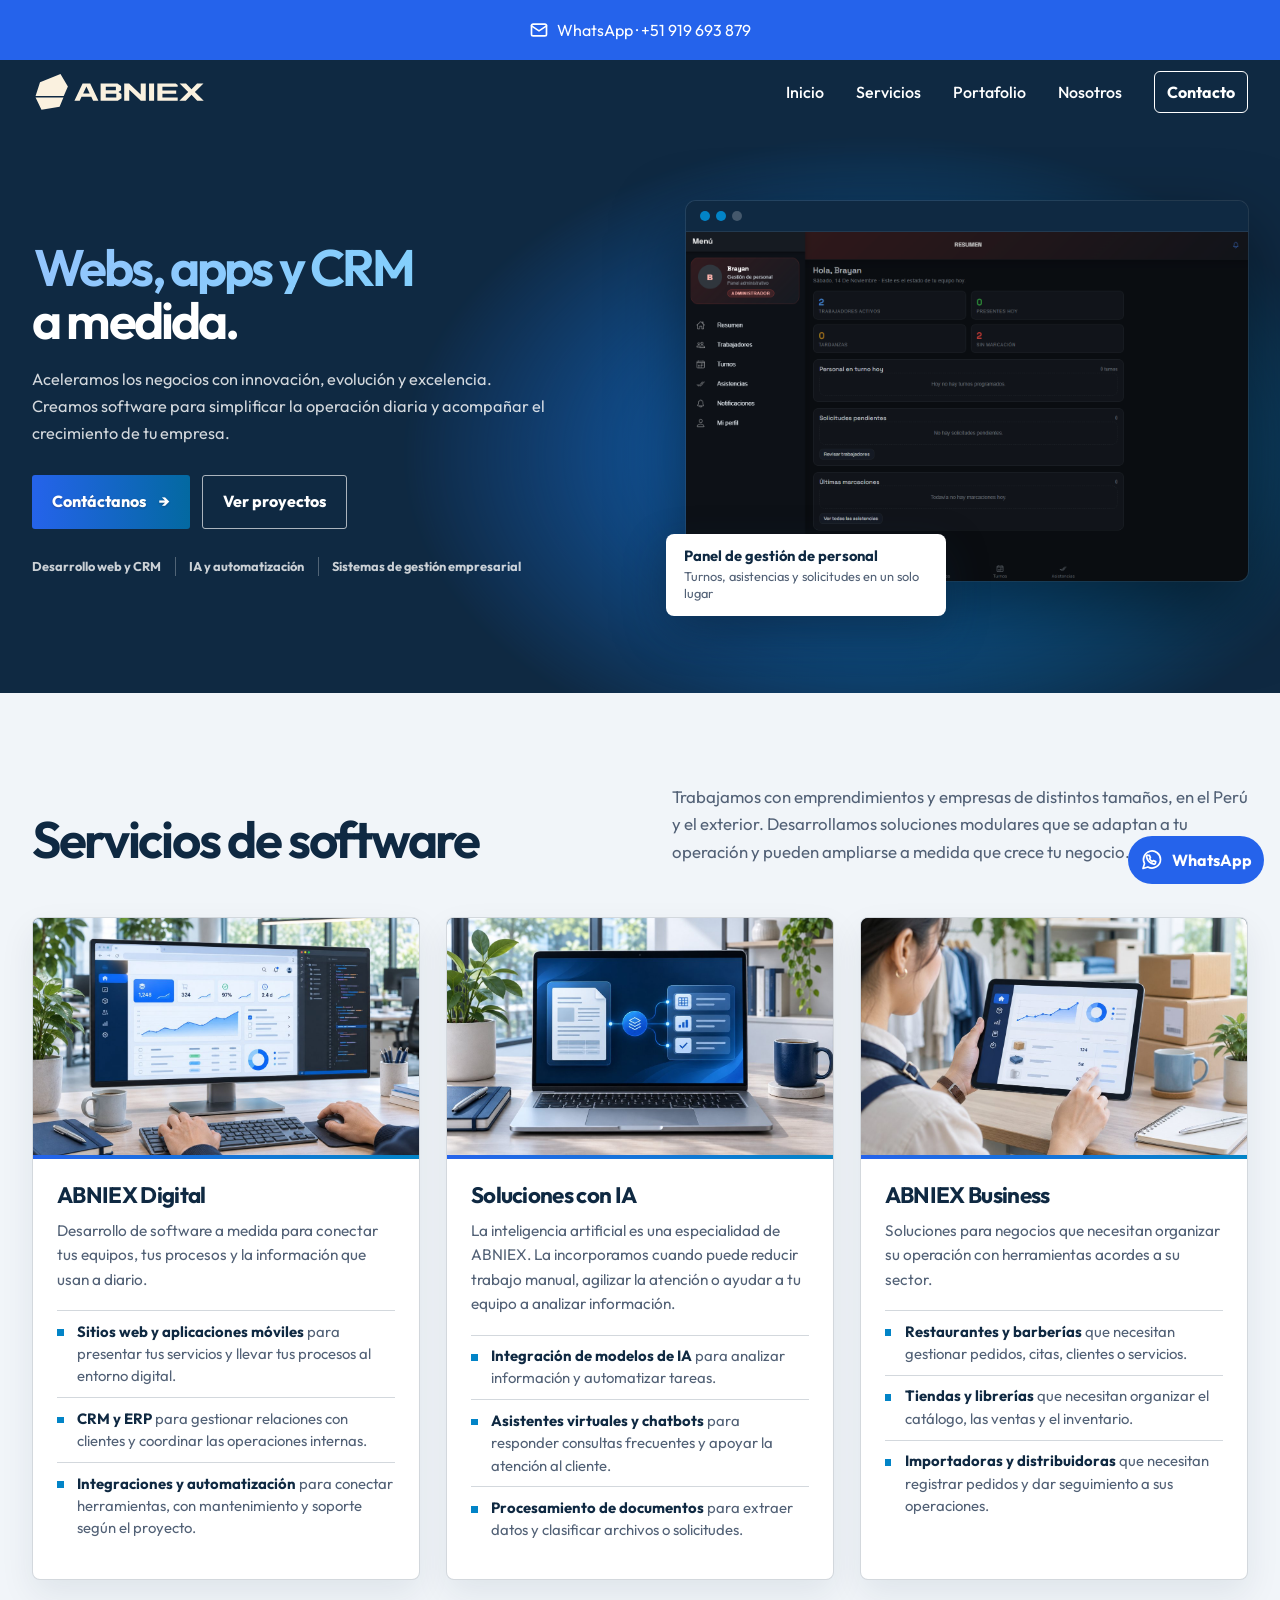
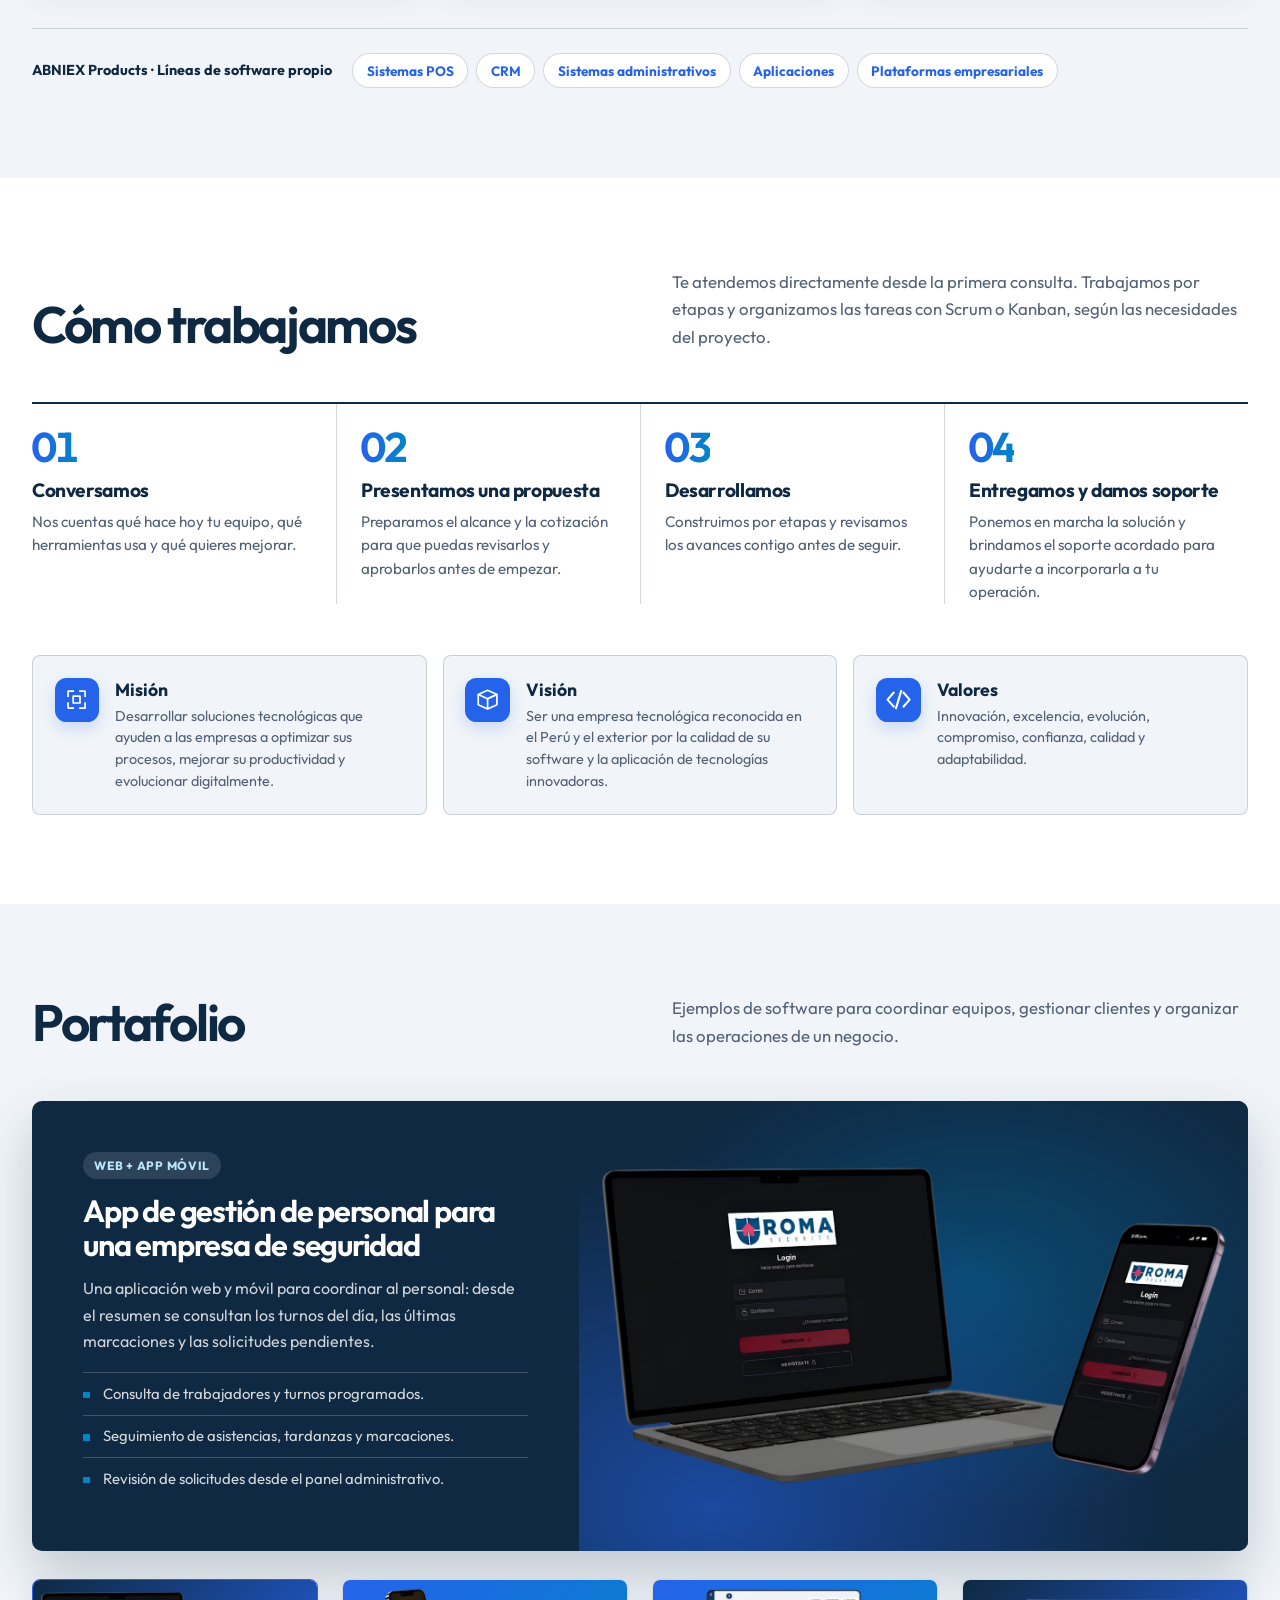
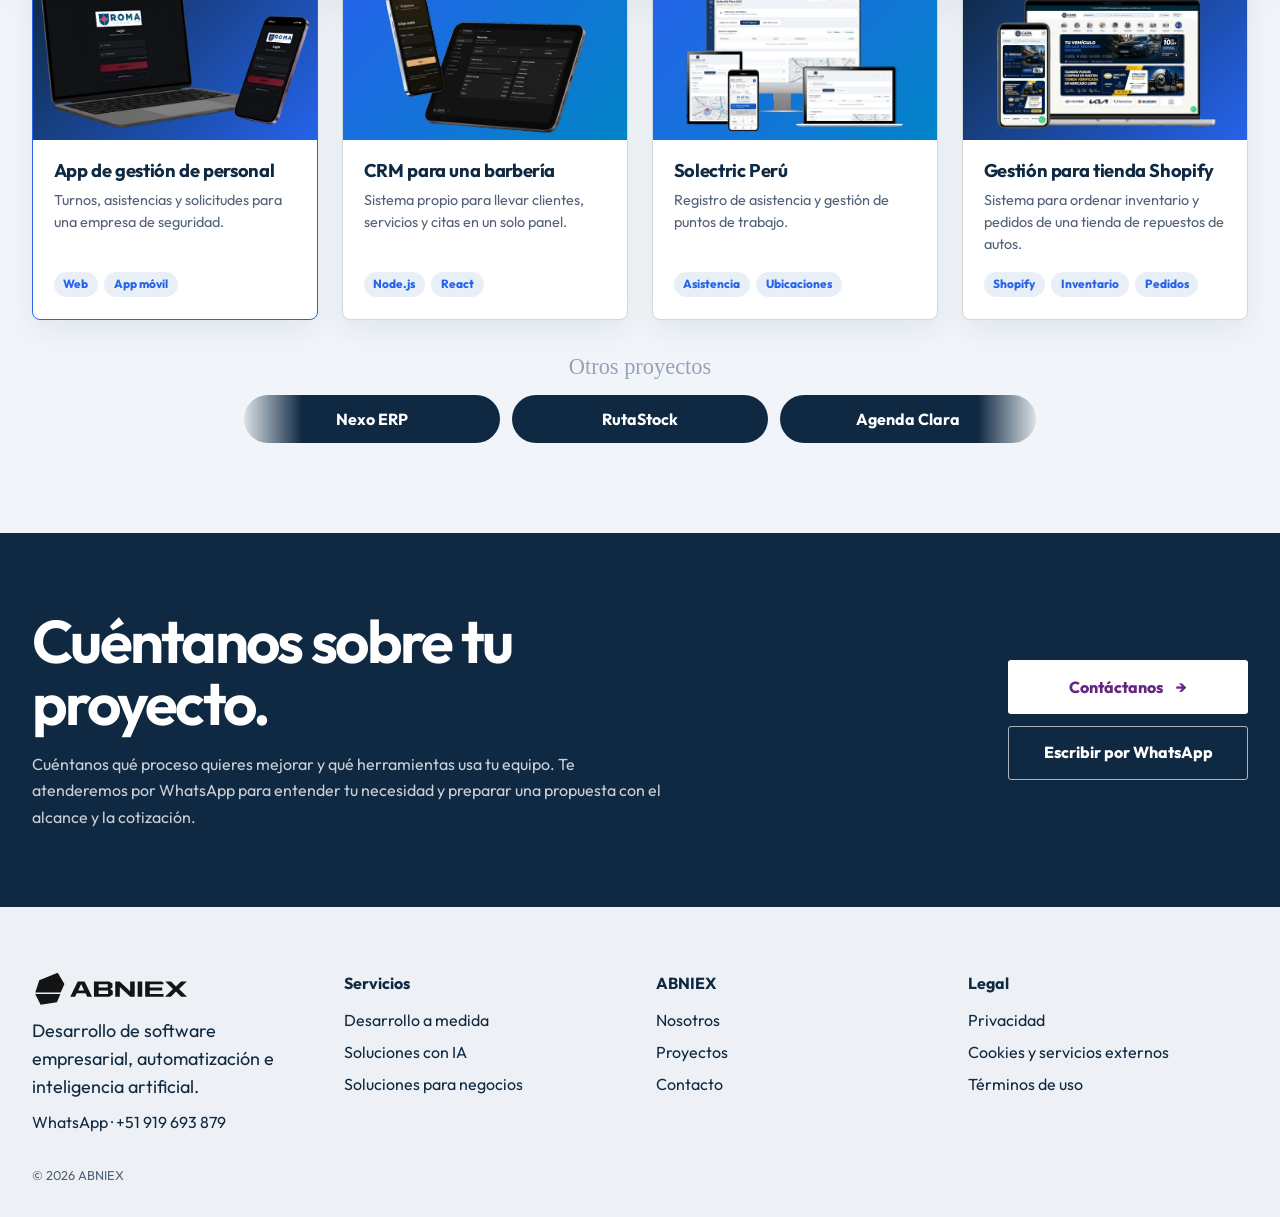
<file: index.html>
<!doctype html>
<html lang="es" class="scroll-smooth">
  <head>
    <meta charset="utf-8" />
    <meta name="viewport" content="width=device-width, initial-scale=1" />
    <meta
      name="description"
      content="ABNIEX desarrolla software empresarial, automatización y soluciones de inteligencia artificial para negocios en el Perú y el exterior."
    />
    <title>ABNIEX — Ingeniería de Software</title>
    <link
      rel="icon"
      href="assets/marca/abniex-positivo.svg"
      type="image/svg+xml"
    />
    <link rel="stylesheet" href="css/base.css" />
    <link rel="stylesheet" href="css/plantilla.css" />
    <script src="js/plantilla.js" defer></script>
  </head>
  <body>
    <div
      class="abniex-contact-strip px-3 py-2.5 text-sm text-white transition ease-in-out hover:text-white sm:py-3.5 lg:py-5"
    >
      <div class="mx-auto w-full max-w-7xl px-2 sm:px-6 lg:px-8">
        <div
          class="flex flex-col items-center justify-center gap-y-2 text-center sm:flex-row sm:justify-end sm:gap-x-4 sm:text-left"
        >
          <a
            class="inline-flex w-full min-w-0 items-center justify-center gap-2 break-all leading-tight sm:w-auto sm:justify-start"
            href="https://wa.me/51919693879"
          >
            <svg
              xmlns="http://www.w3.org/2000/svg"
              width="24"
              height="24"
              viewBox="0 0 24 24"
              fill="none"
              stroke="currentColor"
              stroke-width="2"
              stroke-linecap="round"
              stroke-linejoin="round"
              class="h-5 w-5 shrink-0"
              aria-hidden="true"
            >
              <path stroke="none" d="M0 0h24v24H0z" fill="none" />
              <path
                d="M3 7a2 2 0 0 1 2 -2h14a2 2 0 0 1 2 2v10a2 2 0 0 1 -2 2h-14a2 2 0 0 1 -2 -2v-10z"
              />
              <path d="M3 7l9 6l9 -6" />
            </svg>
            <span>WhatsApp · +51 919 693 879</span>
          </a>
        </div>
      </div>
    </div>
    <nav class="abniex-nav">
      <div class="mx-auto max-w-7xl px-2 sm:px-6 lg:px-8">
        <div class="relative flex h-16 items-center justify-between">
          <div class="absolute inset-y-0 left-0 flex items-center sm:hidden">
            <button
              type="button"
              class="relative inline-flex items-center justify-center rounded-md p-2 text-gray-400 hover:bg-gray-700 hover:text-white focus:outline-none focus:ring-2 focus:ring-inset focus:ring-white"
              aria-controls="mobile-menu"
              aria-expanded="false"
            >
              <span class="absolute -inset-0.5"></span>
              <span class="sr-only">Abrir menú principal</span>

              <svg
                class="h-6 w-6"
                fill="none"
                viewBox="0 0 24 24"
                stroke-width="1.5"
                stroke="white"
                aria-hidden="true"
              >
                <path
                  stroke-linecap="round"
                  stroke-linejoin="round"
                  d="M3.75 6.75h16.5M3.75 12h16.5m-16.5 5.25h16.5"
                />
              </svg>

              <svg
                hidden
                class="block h-6 w-6"
                fill="none"
                viewBox="0 0 24 24"
                stroke-width="1.5"
                stroke="white"
                aria-hidden="true"
              >
                <path
                  stroke-linecap="round"
                  stroke-linejoin="round"
                  d="M6 18L18 6M6 6l12 12"
                />
              </svg>
            </button>
          </div>
          <div
            class="flex flex-1 items-center justify-center sm:items-stretch sm:justify-between"
          >
            <div class="flex flex-shrink-0 items-center">
              <a href="index.html"
                ><img
                  class="h-10 w-auto"
                  src="assets/marca/abniex-negativo.svg"
                  alt="ABNIEX"
              /></a>
            </div>
            <div class="hidden sm:ml-6 sm:block">
              <div class="flex space-x-8 items-center">
                <a href="index.html" class="text-white font-medium text-white"
                  >Inicio</a
                >
                <a href="#servicios" class="text-white font-medium"
                  >Servicios</a
                >
                <a href="#portafolio" class="text-white font-medium"
                  >Portafolio</a
                >
                <a href="#enfoque" class="text-white font-medium">Nosotros</a>

                <a
                  href="contacto.html"
                  class="select-none rounded-md px-3 py-2 text-center align-middle font-bold transition-all border border-white text-white animate-pulse text-white-300 hover:text-white"
                  >Contacto</a
                >
              </div>
            </div>
          </div>
        </div>
      </div>

      <div class="sm:hidden" id="mobile-menu" hidden>
        <div class="space-y-1 px-2 pb-3 pt-2">
          <a
            href="index.html"
            class="block rounded-md px-3 py-2 text-base font-medium text-white"
            >Inicio</a
          >
          <a
            href="#servicios"
            class="block rounded-md px-3 py-2 text-base font-medium text-white"
            >Servicios</a
          >
          <a
            href="#portafolio"
            class="block rounded-md px-3 py-2 text-base font-medium text-white"
            >Portafolio</a
          >
          <a
            href="#enfoque"
            class="block rounded-md px-3 py-2 text-base font-medium text-white"
            >Nosotros</a
          >

          <a
            href="contacto.html"
            class="block rounded-md px-3 py-2 text-base font-medium text-white"
            >Contacto</a
          >
        </div>
      </div>
    </nav>
    <main class="home-page">
      <!-- HERO -->
      <section
        class="home-hero ax-hero"
        aria-labelledby="home-title"
        data-home-hero
      >
        <span class="home-hero-spotlight" aria-hidden="true"></span>
        <div class="ax-wrap ax-hero-grid">
          <div class="ax-hero-copy">
            <h1 id="home-title">
              <span class="abniex-gradient-text">Webs, apps y CRM</span>
              <span class="ax-h1-line">a medida.</span>
            </h1>
            <p class="ax-lead">
              Aceleramos los negocios con innovación, evolución y excelencia.
              Creamos software para simplificar la operación diaria y acompañar
              el crecimiento de tu empresa.
            </p>
            <div class="ax-actions">
              <a
                class="abniex-button abniex-button--primary"
                href="contacto.html"
                >Contáctanos
                <span class="home-arrow" aria-hidden="true">→</span></a
              >
              <a
                class="abniex-button abniex-button--outline-light"
                href="#portafolio"
                >Ver proyectos</a
              >
            </div>
            <ul class="ax-proof">
              <li>Desarrollo web y CRM</li>
              <li>IA y automatización</li>
              <li>Sistemas de gestión empresarial</li>
            </ul>
          </div>
          <figure class="ax-hero-visual">
            <div class="ax-browser">
              <div class="ax-browser-bar" aria-hidden="true">
                <i></i><i></i><i></i>
              </div>
              <img
                src="assets/portafolio/panel-gestion-personal.png"
                width="1496"
                height="928"
                alt="Panel de gestión de personal con resumen de turnos, asistencias y solicitudes"
              />
            </div>
            <figcaption class="ax-float">
              <strong>Panel de gestión de personal</strong>
              <span>Turnos, asistencias y solicitudes en un solo lugar</span>
            </figcaption>
          </figure>
        </div>
      </section>

      <!-- SERVICIOS -->
      <section
        id="servicios"
        class="ax-section ax-section--tint"
        aria-labelledby="products-title"
      >
        <div class="ax-wrap">
          <header class="ax-head">
            <div>
              <h2 id="products-title" class="ax-title">
                Servicios de software
              </h2>
            </div>
            <p>
              Trabajamos con emprendimientos y empresas de distintos tamaños, en
              el Perú y el exterior. Desarrollamos soluciones modulares que se
              adaptan a tu operación y pueden ampliarse a medida que crece tu
              negocio.
            </p>
          </header>

          <div class="ax-cards">
            <article id="software" class="ax-card home-reveal">
              <figure class="ax-card-media">
                <img
                  src="assets/servicios/desarrollo.jpg"
                  width="1200"
                  height="800"
                  alt="Monitor con un panel de operaciones y un editor de código"
                  loading="lazy"
                  decoding="async"
                  style="object-position: 50% 35%"
                />
              </figure>
              <div class="ax-card-body">
                <h3>ABNIEX Digital</h3>
                <p>
                  Desarrollo de software a medida para conectar tus equipos, tus
                  procesos y la información que usan a diario.
                </p>
                <ul class="ax-list">
                  <li>
                    <strong>Sitios web y aplicaciones móviles</strong> para
                    presentar tus servicios y llevar tus procesos al entorno
                    digital.
                  </li>
                  <li>
                    <strong>CRM y ERP</strong> para gestionar relaciones con
                    clientes y coordinar las operaciones internas.
                  </li>
                  <li>
                    <strong>Integraciones y automatización</strong> para
                    conectar herramientas, con mantenimiento y soporte según el
                    proyecto.
                  </li>
                </ul>
              </div>
            </article>

            <article id="inteligencia-artificial" class="ax-card home-reveal">
              <figure class="ax-card-media">
                <img
                  src="assets/servicios/ia.jpg"
                  width="1200"
                  height="800"
                  alt="Portátil con un flujo que convierte un documento en datos estructurados"
                  loading="lazy"
                  decoding="async"
                  style="object-position: 50% 45%"
                />
              </figure>
              <div class="ax-card-body">
                <h3>Soluciones con IA</h3>
                <p>
                  La inteligencia artificial es una especialidad de ABNIEX. La
                  incorporamos cuando puede reducir trabajo manual, agilizar la
                  atención o ayudar a tu equipo a analizar información.
                </p>
                <ul class="ax-list">
                  <li>
                    <strong>Integración de modelos de IA</strong> para analizar
                    información y automatizar tareas.
                  </li>
                  <li>
                    <strong>Asistentes virtuales y chatbots</strong> para
                    responder consultas frecuentes y apoyar la atención al
                    cliente.
                  </li>
                  <li>
                    <strong>Procesamiento de documentos</strong> para extraer
                    datos y clasificar archivos o solicitudes.
                  </li>
                </ul>
              </div>
            </article>

            <article id="infraestructura" class="ax-card home-reveal">
              <figure class="ax-card-media">
                <img
                  src="assets/servicios/cloud.jpg"
                  width="1200"
                  height="800"
                  alt="Persona consultando el inventario de su negocio en una tableta"
                  loading="lazy"
                  decoding="async"
                  style="object-position: 50% 40%"
                />
              </figure>
              <div class="ax-card-body">
                <h3>ABNIEX Business</h3>
                <p>
                  Soluciones para negocios que necesitan organizar su operación
                  con herramientas acordes a su sector.
                </p>
                <ul class="ax-list">
                  <li>
                    <strong>Restaurantes y barberías</strong> que necesitan
                    gestionar pedidos, citas, clientes o servicios.
                  </li>
                  <li>
                    <strong>Tiendas y librerías</strong> que necesitan organizar
                    el catálogo, las ventas y el inventario.
                  </li>
                  <li>
                    <strong>Importadoras y distribuidoras</strong> que necesitan
                    registrar pedidos y dar seguimiento a sus operaciones.
                  </li>
                </ul>
              </div>
            </article>
          </div>

          <div class="ax-also">
            <span class="ax-also-label"
              >ABNIEX Products · Líneas de software propio</span
            >
            <ul>
              <li>Sistemas POS</li>
              <li>CRM</li>
              <li>Sistemas administrativos</li>
              <li>Aplicaciones</li>
              <li>Plataformas empresariales</li>
            </ul>
          </div>
        </div>
      </section>

      <!-- CÓMO TRABAJAMOS -->
      <section id="enfoque" class="ax-section" aria-labelledby="method-title">
        <div class="ax-wrap">
          <header class="ax-head">
            <div>
              <h2 id="method-title" class="ax-title">Cómo trabajamos</h2>
            </div>
            <p>
              Te atendemos directamente desde la primera consulta. Trabajamos
              por etapas y organizamos las tareas con Scrum o Kanban, según las
              necesidades del proyecto.
            </p>
          </header>

          <ol class="ax-steps">
            <li class="home-reveal">
              <span class="ax-step-num">01</span>
              <h3>Conversamos</h3>
              <p>
                Nos cuentas qué hace hoy tu equipo, qué herramientas usa y qué
                quieres mejorar.
              </p>
            </li>
            <li class="home-reveal">
              <span class="ax-step-num">02</span>
              <h3>Presentamos una propuesta</h3>
              <p>
                Preparamos el alcance y la cotización para que puedas revisarlos
                y aprobarlos antes de empezar.
              </p>
            </li>
            <li class="home-reveal">
              <span class="ax-step-num">03</span>
              <h3>Desarrollamos</h3>
              <p>
                Construimos por etapas y revisamos los avances contigo antes de
                seguir.
              </p>
            </li>
            <li class="home-reveal">
              <span class="ax-step-num">04</span>
              <h3>Entregamos y damos soporte</h3>
              <p>
                Ponemos en marcha la solución y brindamos el soporte acordado
                para ayudarte a incorporarla a tu operación.
              </p>
            </li>
          </ol>

          <ul class="ax-pillars">
            <li>
              <span aria-hidden="true" class="abniex-icon-tile home-method-icon"
                ><svg
                  viewBox="0 0 32 32"
                  fill="none"
                  aria-hidden="true"
                  focusable="false"
                >
                  <path
                    d="M6 12V6h6M20 6h6v6M26 20v6h-6M12 26H6v-6"
                    stroke="#fff"
                    stroke-width="2"
                    stroke-linecap="square"
                  />
                  <path
                    d="M12 12h8v8h-8z"
                    stroke="#fff"
                    stroke-width="2"
                  /></svg
              ></span>
              <div>
                <h3>Misión</h3>
                <p>
                  Desarrollar soluciones tecnológicas que ayuden a las empresas
                  a optimizar sus procesos, mejorar su productividad y
                  evolucionar digitalmente.
                </p>
              </div>
            </li>
            <li>
              <span aria-hidden="true" class="abniex-icon-tile home-method-icon"
                ><svg
                  viewBox="0 0 32 32"
                  fill="none"
                  aria-hidden="true"
                  focusable="false"
                >
                  <path
                    d="m5 10 11-5 11 5-11 5-11-5Z"
                    stroke="#fff"
                    stroke-width="2"
                    stroke-linejoin="round"
                  />
                  <path
                    d="M5 10v12l11 5V15M16 15l11-5v12l-11 5"
                    stroke="#fff"
                    stroke-width="2"
                    stroke-linejoin="round"
                  /></svg
              ></span>
              <div>
                <h3>Visión</h3>
                <p>
                  Ser una empresa tecnológica reconocida en el Perú y el
                  exterior por la calidad de su software y la aplicación de
                  tecnologías innovadoras.
                </p>
              </div>
            </li>
            <li>
              <span aria-hidden="true" class="abniex-icon-tile home-method-icon"
                ><svg
                  viewBox="0 0 32 32"
                  fill="none"
                  aria-hidden="true"
                  focusable="false"
                >
                  <path
                    d="m10 8-7 8 7 8M22 8l7 8-7 8"
                    stroke="#fff"
                    stroke-width="2.5"
                    stroke-linecap="square"
                  />
                  <path
                    d="m19 6-6 20"
                    stroke="#fff"
                    stroke-width="2.5"
                    stroke-linecap="square"
                  /></svg
              ></span>
              <div>
                <h3>Valores</h3>
                <p>
                  Innovación, excelencia, evolución, compromiso, confianza,
                  calidad y adaptabilidad.
                </p>
              </div>
            </li>
          </ul>
        </div>
      </section>

      <!-- PORTAFOLIO -->
      <section
        id="portafolio"
        class="ax-section ax-section--tint"
        aria-labelledby="portfolio-title"
      >
        <div class="ax-wrap">
          <header class="ax-head">
            <div>
              <h2 id="portfolio-title" class="ax-title">Portafolio</h2>
            </div>
            <p>
              Ejemplos de software para coordinar equipos, gestionar clientes y
              organizar las operaciones de un negocio.
            </p>
          </header>

          <div class="ax-portfolio-stage" data-portfolio-stage>
            <article
              id="proyecto-seguridad"
              class="ax-feature"
              data-project-slide
              tabindex="-1"
            >
              <div class="ax-feature-copy">
                <span class="ax-tag">Web + app móvil</span>
                <h3>
                  App de gestión de personal para una empresa de seguridad
                </h3>
                <p>
                  Una aplicación web y móvil para coordinar al personal: desde
                  el resumen se consultan los turnos del día, las últimas
                  marcaciones y las solicitudes pendientes.
                </p>
                <ul class="ax-list ax-list--light">
                  <li>Consulta de trabajadores y turnos programados.</li>
                  <li>Seguimiento de asistencias, tardanzas y marcaciones.</li>
                  <li>
                    Revisión de solicitudes desde el panel administrativo.
                  </li>
                </ul>
              </div>
              <figure class="ax-feature-media">
                <img
                  src="assets/portafolio/app-seguridad.png"
                  width="1400"
                  height="719"
                  alt="Pantalla de inicio de sesión de la aplicación en computadora y en teléfono"
                  loading="lazy"
                  decoding="async"
                />
              </figure>
            </article>

            <article
              id="proyecto-barberia"
              class="ax-feature"
              data-project-slide
              aria-hidden="true"
              tabindex="-1"
            >
              <div class="ax-feature-copy">
                <span class="ax-tag">CRM</span>
                <h3>CRM para una barbería</h3>
                <p>
                  Un sistema para gestionar las citas y los cobros de la
                  barbería desde un mismo panel.
                </p>
                <ul class="ax-list ax-list--light">
                  <li>Agenda con citas y su estado.</li>
                  <li>Registro de clientes y servicios.</li>
                  <li>Resumen de ventas y métodos de pago.</li>
                </ul>
              </div>
              <figure class="ax-feature-media">
                <img
                  src="assets/portafolio/crm-barberia.svg"
                  width="1920"
                  height="1080"
                  alt="Inicio de sesión del CRM de barbería en un teléfono y resumen de citas y cobros en una tableta"
                  loading="lazy"
                  decoding="async"
                />
              </figure>
            </article>
            <article
              id="proyecto-solectric"
              class="ax-feature"
              data-project-slide
              aria-hidden="true"
              tabindex="-1"
            >
              <div class="ax-feature-copy">
                <span class="ax-tag">Web + app móvil</span>
                <h3>Control de asistencia para Solectric Perú</h3>
                <p>
                  Un sistema para registrar entradas y salidas desde el teléfono
                  y administrar puntos de trabajo desde un panel web.
                </p>
                <ul class="ax-list ax-list--light">
                  <li>
                    Marcación de entrada y salida desde la aplicación móvil.
                  </li>
                  <li>
                    Consulta de puntos asignados y su ubicación en el mapa.
                  </li>
                  <li>
                    Revisión y edición de marcaciones desde el panel
                    administrativo.
                  </li>
                </ul>
              </div>
              <figure class="ax-feature-media">
                <img
                  src="assets/portafolio/solectric.svg"
                  width="1920"
                  height="1080"
                  alt="Sistema de asistencia de Solectric Perú en monitor, tableta, teléfono y laptop"
                  loading="lazy"
                  decoding="async"
                />
              </figure>
            </article>
            <article
              id="proyecto-shopify"
              class="ax-feature"
              data-project-slide
              aria-hidden="true"
              tabindex="-1"
            >
              <div class="ax-feature-copy">
                <span class="ax-tag">Shopify</span>
                <h3>Gestión para tienda Shopify</h3>
                <p>
                  Sistema para organizar el inventario y los pedidos de una
                  tienda de repuestos de autos.
                </p>
                <ul class="ax-list ax-list--light">
                  <li>Organización del catálogo de repuestos.</li>
                  <li>Consulta de existencias y seguimiento de pedidos.</li>
                </ul>
              </div>
              <figure class="ax-feature-media">
                <img
                  src="assets/portafolio/shopify.svg"
                  width="1920"
                  height="1080"
                  alt="Mockup del proyecto de gestión para una tienda Shopify"
                  loading="lazy"
                  decoding="async"
                />
              </figure>
            </article>
          </div>

          <div class="ax-projects">
            <article class="ax-project home-reveal">
              <div
                class="ax-project-art ax-art-4 ax-project-art--image"
                aria-hidden="true"
              >
                <img
                  src="assets/portafolio/app-seguridad.png"
                  width="1400"
                  height="719"
                  alt=""
                  loading="lazy"
                  decoding="async"
                />
              </div>
              <div class="ax-project-body">
                <h3>
                  <a class="ax-project-link" href="#proyecto-seguridad"
                    >App de gestión de personal</a
                  >
                </h3>
                <p>
                  Turnos, asistencias y solicitudes para una empresa de
                  seguridad.
                </p>
                <ul class="ax-chips">
                  <li>Web</li>
                  <li>App móvil</li>
                </ul>
              </div>
            </article>
            <article class="ax-project home-reveal">
              <div
                class="ax-project-art ax-art-1 ax-project-art--image"
                aria-hidden="true"
              >
                <img
                  src="assets/portafolio/crm-barberia.svg"
                  width="1920"
                  height="1080"
                  alt=""
                  loading="lazy"
                  decoding="async"
                />
              </div>
              <div class="ax-project-body">
                <h3>
                  <a class="ax-project-link" href="#proyecto-barberia"
                    >CRM para una barbería</a
                  >
                </h3>
                <p>
                  Sistema propio para llevar clientes, servicios y citas en un
                  solo panel.
                </p>
                <ul class="ax-chips">
                  <li>Node.js</li>
                  <li>React</li>
                </ul>
              </div>
            </article>

            <article class="ax-project home-reveal">
              <div
                class="ax-project-art ax-art-1 ax-project-art--image"
                aria-hidden="true"
              >
                <img
                  src="assets/portafolio/solectric.svg"
                  width="1920"
                  height="1080"
                  alt=""
                  loading="lazy"
                  decoding="async"
                />
              </div>
              <div class="ax-project-body">
                <h3>
                  <a class="ax-project-link" href="#proyecto-solectric"
                    >Solectric Perú</a
                  >
                </h3>
                <p>Registro de asistencia y gestión de puntos de trabajo.</p>
                <ul class="ax-chips">
                  <li>Asistencia</li>
                  <li>Ubicaciones</li>
                </ul>
              </div>
            </article>

            <article class="ax-project home-reveal">
              <div
                class="ax-project-art ax-art-4 ax-project-art--image"
                aria-hidden="true"
              >
                <img
                  src="assets/portafolio/shopify.svg"
                  width="1920"
                  height="1080"
                  alt=""
                  loading="lazy"
                  decoding="async"
                />
              </div>
              <div class="ax-project-body">
                <h3>
                  <a class="ax-project-link" href="#proyecto-shopify"
                    >Gestión para tienda Shopify</a
                  >
                </h3>
                <p>
                  Sistema para ordenar inventario y pedidos de una tienda de
                  repuestos de autos.
                </p>
                <ul class="ax-chips">
                  <li>Shopify</li>
                  <li>Inventario</li>
                  <li>Pedidos</li>
                </ul>
              </div>
            </article>
          </div>
          <h3 class="ax-capsule-heading" id="otros-proyectos">
            Otros proyectos
          </h3>
          <div class="ax-portfolio-capsules">
            <ul class="ax-capsule-track" aria-labelledby="otros-proyectos">
              <li>Nexo ERP</li>
              <li>RutaStock</li>
              <li>Agenda Clara</li>
              <li>Turno Azul</li>
              <li>Stock Faro</li>
              <li>Caja Nube</li>
              <li aria-hidden="true">Nexo ERP</li>
              <li aria-hidden="true">RutaStock</li>
              <li aria-hidden="true">Agenda Clara</li>
              <li aria-hidden="true">Turno Azul</li>
              <li aria-hidden="true">Stock Faro</li>
              <li aria-hidden="true">Caja Nube</li>
            </ul>
          </div>
        </div>
      </section>

      <!-- CONTACTO -->
      <section
        id="contacto-home"
        class="home-contact ax-cta"
        aria-labelledby="contact-home-title"
      >
        <div class="ax-wrap ax-cta-grid">
          <div>
            <h2 id="contact-home-title" class="ax-title ax-title--light">
              Cuéntanos sobre tu proyecto.
            </h2>
            <p class="home-contact-copy">
              Cuéntanos qué proceso quieres mejorar y qué herramientas usa tu
              equipo. Te atenderemos por WhatsApp para entender tu necesidad y
              preparar una propuesta con el alcance y la cotización.
            </p>
          </div>
          <div class="ax-cta-actions">
            <a class="abniex-button abniex-button--light" href="contacto.html"
              >Contáctanos
              <span class="home-arrow" aria-hidden="true">→</span></a
            >
            <a
              class="abniex-button abniex-button--outline-light"
              href="https://wa.me/51919693879?text=Hola%20ABNIEX%2C%20quiero%20conversar%20sobre%20un%20proyecto."
              >Escribir por WhatsApp</a
            >
          </div>
        </div>
      </section>
    </main>
    <footer class="bg-gray-400/5">
      <div class="mx-auto max-w-7xl px-6 pb-8 pt-16 lg:px-8">
        <div class="grid gap-8 sm:grid-cols-2 lg:grid-cols-4 abniex-footer">
          <div class="footer-brand">
            <a href="index.html"
              ><img
                src="assets/marca/abniex-positivo.svg"
                width="158"
                height="36"
                alt="ABNIEX, inicio"
            /></a>
            <p>
              Desarrollo de software empresarial, automatización e inteligencia
              artificial.
            </p>
            <a href="https://wa.me/51919693879">WhatsApp · +51 919 693 879</a>
          </div>
          <nav aria-label="Servicios en el pie">
            <h2>Servicios</h2>
            <a href="index.html#software">Desarrollo a medida</a>
            <a href="index.html#inteligencia-artificial">Soluciones con IA</a>
            <a href="index.html#infraestructura">Soluciones para negocios</a>
          </nav>
          <nav aria-label="ABNIEX en el pie">
            <h2>ABNIEX</h2>
            <a href="index.html#enfoque">Nosotros</a>
            <a href="index.html#portafolio">Proyectos</a>
            <a href="index.html#contacto-home">Contacto</a>
          </nav>
          <nav aria-label="Información legal">
            <h2>Legal</h2>
            <a href="legal/privacidad.html">Privacidad</a>
            <a href="legal/cookies.html">Cookies y servicios externos</a>
            <a href="legal/terminos.html">Términos de uso</a>
          </nav>
        </div>
        <small class="footer-copyright">© <span id="year"></span> ABNIEX</small>
      </div>
    </footer>
    <a
      class="whatsapp-float"
      href="https://wa.me/51919693879?text=Hola%20ABNIEX%2C%20quiero%20conversar%20sobre%20un%20proyecto."
      target="_blank"
      rel="noopener"
      aria-label="Escríbenos por WhatsApp"
      ><svg
        viewBox="0 0 24 24"
        width="24"
        height="24"
        fill="none"
        stroke="currentColor"
        stroke-width="1.7"
        stroke-linecap="round"
        stroke-linejoin="round"
        aria-hidden="true"
      >
        <path
          d="M20.5 11.5a8.5 8.5 0 0 1-12.6 7.45L3 20.5l1.55-4.9A8.5 8.5 0 1 1 20.5 11.5Z"
        />
        <path
          d="m8 7.5 1.4-.2 1 2.4-.9 1a7.2 7.2 0 0 0 2.8 2.8l1-.9 2.4 1-.2 1.4c-.1.8-.9 1.3-1.7 1.1-3.7-.8-6.5-3.6-7.3-7.3-.2-.8.3-1.6 1.1-1.7Z"
        /></svg
      ><span>WhatsApp</span></a
    >
  </body>
</html>
</file>
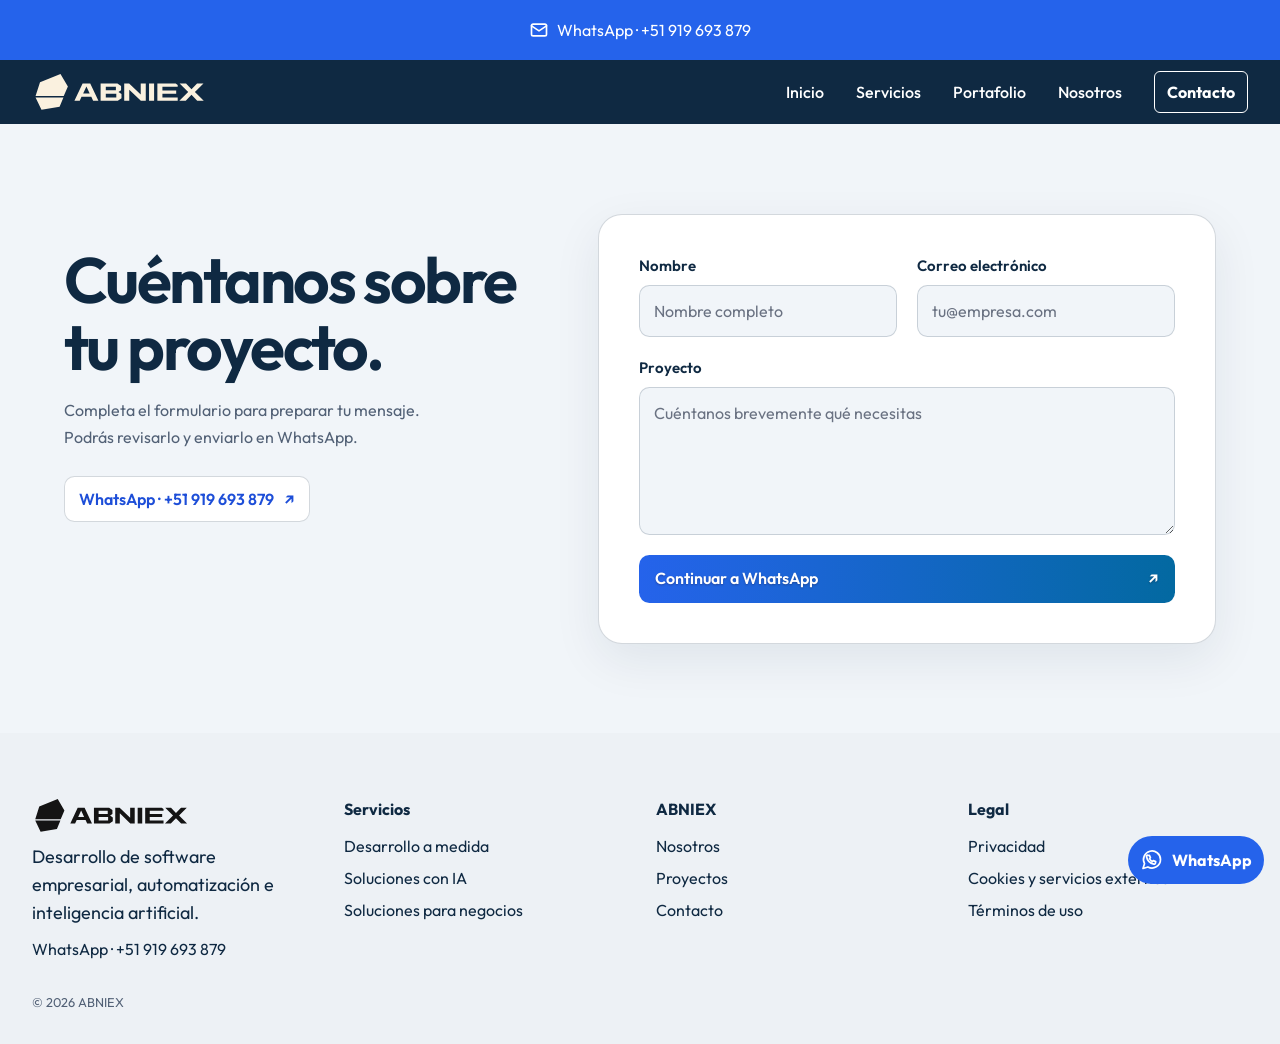
<file: contacto.html>
<!doctype html>
<html lang="es" class="scroll-smooth">
<head>
  <meta charset="utf-8">
  <meta name="viewport" content="width=device-width, initial-scale=1">
  <meta name="description" content="ABNIEX desarrolla software empresarial, automatización y soluciones de inteligencia artificial para negocios en el Perú y el exterior.">
  <title>Contacto · ABNIEX</title>
  <link rel="icon" href="assets/marca/abniex-positivo.svg" type="image/svg+xml">
  <link rel="stylesheet" href="css/base.css">
  <link rel="stylesheet" href="css/plantilla.css">
  <script src="js/plantilla.js" defer></script>
</head>
<body>
<div class="abniex-contact-strip px-3 py-2.5 text-sm text-white transition ease-in-out hover:text-white sm:py-3.5 lg:py-5">
                <div class="mx-auto w-full max-w-7xl px-2 sm:px-6 lg:px-8">
                    <div class="flex flex-col items-center justify-center gap-y-2 text-center sm:flex-row sm:justify-end sm:gap-x-4 sm:text-left">

                        <a class="inline-flex w-full min-w-0 items-center justify-center gap-2 break-all leading-tight sm:w-auto sm:justify-start" href="https://wa.me/51919693879">
                            <svg xmlns="http://www.w3.org/2000/svg" width="24" height="24" viewBox="0 0 24 24" fill="none" stroke="currentColor" stroke-width="2" stroke-linecap="round" stroke-linejoin="round" class="h-5 w-5 shrink-0" aria-hidden="true"><path stroke="none" d="M0 0h24v24H0z" fill="none"/><path d="M3 7a2 2 0 0 1 2 -2h14a2 2 0 0 1 2 2v10a2 2 0 0 1 -2 2h-14a2 2 0 0 1 -2 -2v-10z"/><path d="M3 7l9 6l9 -6"/></svg>
                            <span>WhatsApp · +51 919 693 879</span>
                        </a>

                    </div>
                </div>
            </div>
            <nav class="abniex-nav">
                <div class="mx-auto max-w-7xl px-2 sm:px-6 lg:px-8">
                  <div class="relative flex h-16 items-center justify-between">
                    <div class="absolute inset-y-0 left-0 flex items-center sm:hidden">

                      <button type="button" class="relative inline-flex items-center justify-center rounded-md p-2 text-gray-400 hover:bg-gray-700 hover:text-white focus:outline-none focus:ring-2 focus:ring-inset focus:ring-white" aria-controls="mobile-menu" aria-expanded="false">
                        <span class="absolute -inset-0.5"></span>
                        <span class="sr-only">Abrir menú principal</span>

                        <svg class="h-6 w-6" fill="none" viewBox="0 0 24 24" stroke-width="1.5" stroke="white" aria-hidden="true">
                          <path stroke-linecap="round" stroke-linejoin="round" d="M3.75 6.75h16.5M3.75 12h16.5m-16.5 5.25h16.5" />
                        </svg>

                        <svg hidden class="block h-6 w-6" fill="none" viewBox="0 0 24 24" stroke-width="1.5" stroke="white" aria-hidden="true">
                          <path stroke-linecap="round" stroke-linejoin="round" d="M6 18L18 6M6 6l12 12" />
                        </svg>
                      </button>
                    </div>
                    <div class="flex flex-1 items-center justify-center sm:items-stretch sm:justify-between">
                      <div class="flex flex-shrink-0 items-center">
                        <a href="index.html"><img class="h-10 w-auto" src="assets/marca/abniex-negativo.svg" alt="ABNIEX"></a>
                      </div>
                      <div class="hidden sm:ml-6 sm:block">
                        <div class="flex space-x-8 items-center">

                          <a href="index.html" class=" text-white font-medium text-white">Inicio</a>
                          <a href="index.html#servicios" class="text-white font-medium">Servicios</a>
                          <a href="index.html#portafolio" class="text-white font-medium">Portafolio</a>
                          <a href="index.html#enfoque" class="text-white font-medium">Nosotros</a>




                          <a href="contacto.html" class="select-none rounded-md px-3 py-2 text-center align-middle font-bold transition-all border border-white text-white animate-pulse text-white-300 hover:text-white">Contacto</a>
                        </div>
                      </div>
                    </div>

                  </div>
                </div>


                <div class="sm:hidden" id="mobile-menu" hidden >
                  <div class="space-y-1 px-2 pb-3 pt-2">
                    <a href="index.html" class="block rounded-md px-3 py-2 text-base font-medium text-white">Inicio</a>
                    <a href="index.html#servicios" class="block rounded-md px-3 py-2 text-base font-medium text-white">Servicios</a>
                    <a href="index.html#portafolio" class="block rounded-md px-3 py-2 text-base font-medium text-white">Portafolio</a>
                    <a href="index.html#enfoque" class="block rounded-md px-3 py-2 text-base font-medium text-white">Nosotros</a>




                    <a href="contacto.html" class="block rounded-md px-3 py-2 text-base font-medium text-white">Contacto</a>
                  </div>
                </div>
              </nav>
<main class="home-page">
  <section class="contact-page home-container" aria-labelledby="contact-title">
    <div class="contact-intro">
      <h1 id="contact-title">Cuéntanos sobre tu proyecto.</h1>
      <p>Completa el formulario para preparar tu mensaje. Podrás revisarlo y enviarlo en WhatsApp.</p>
      <a class="contact-whatsapp" href="https://wa.me/51919693879" target="_blank" rel="noopener">
        WhatsApp · +51 919 693 879 <span aria-hidden="true">↗</span>
      </a>
    </div>
    <form id="contact-form" class="abniex-form" method="post">
      <label>Nombre
        <input name="name" autocomplete="name" required placeholder="Nombre completo">
      </label>
      <label>Correo electrónico
        <input type="email" name="email" autocomplete="email" required placeholder="tu@empresa.com">
      </label>
      <label class="contact-wide">Proyecto
        <textarea name="project" required rows="5" placeholder="Cuéntanos brevemente qué necesitas"></textarea>
      </label>
      <button class="abniex-button abniex-button--primary contact-wide" type="submit">
        Continuar a WhatsApp <span aria-hidden="true">↗</span>
      </button>
      <p class="contact-wide form-note" aria-live="polite"></p>
      <a class="contact-wide form-fallback" target="_blank" rel="noopener" hidden>Abrir mensaje en WhatsApp</a>
    </form>
  </section>
</main>
<footer class="bg-gray-400/5">
      <div class="mx-auto max-w-7xl px-6 pb-8 pt-16 lg:px-8">
        <div class="grid gap-8 sm:grid-cols-2 lg:grid-cols-4 abniex-footer">
          <div class="footer-brand">
            <a href="index.html"><img src="assets/marca/abniex-positivo.svg" width="158" height="36" alt="ABNIEX, inicio" /></a>
            <p>Desarrollo de software empresarial, automatización e inteligencia artificial.</p>
            <a href="https://wa.me/51919693879">WhatsApp · +51 919 693 879</a>
          </div>
          <nav aria-label="Servicios en el pie">
            <h2>Servicios</h2>
            <a href="index.html#software">Desarrollo a medida</a>
            <a href="index.html#inteligencia-artificial">Soluciones con IA</a>
            <a href="index.html#infraestructura">Soluciones para negocios</a>
          </nav>
          <nav aria-label="ABNIEX en el pie">
            <h2>ABNIEX</h2>
            <a href="index.html#enfoque">Nosotros</a>
            <a href="index.html#portafolio">Proyectos</a>
            <a href="index.html#contacto-home">Contacto</a>
          </nav>
          <nav aria-label="Información legal">
            <h2>Legal</h2>
            <a href="legal/privacidad.html">Privacidad</a>
            <a href="legal/cookies.html">Cookies y servicios externos</a>
            <a href="legal/terminos.html">Términos de uso</a>
          </nav>
        </div>
        <small class="footer-copyright">© <span id="year"></span> ABNIEX</small>
      </div>
    </footer>
<a
      class="whatsapp-float"
      href="https://wa.me/51919693879?text=Hola%20ABNIEX%2C%20quiero%20conversar%20sobre%20un%20proyecto."
      target="_blank"
      rel="noopener"
      aria-label="Escríbenos por WhatsApp"
      ><svg viewBox="0 0 24 24" width="24" height="24" fill="none" stroke="currentColor" stroke-width="1.7" stroke-linecap="round" stroke-linejoin="round" aria-hidden="true">
        <path d="M20.5 11.5a8.5 8.5 0 0 1-12.6 7.45L3 20.5l1.55-4.9A8.5 8.5 0 1 1 20.5 11.5Z"/>
        <path d="m8 7.5 1.4-.2 1 2.4-.9 1a7.2 7.2 0 0 0 2.8 2.8l1-.9 2.4 1-.2 1.4c-.1.8-.9 1.3-1.7 1.1-3.7-.8-6.5-3.6-7.3-7.3-.2-.8.3-1.6 1.1-1.7Z"/>
      </svg><span>WhatsApp</span></a
    >
</body>
</html>
</file>
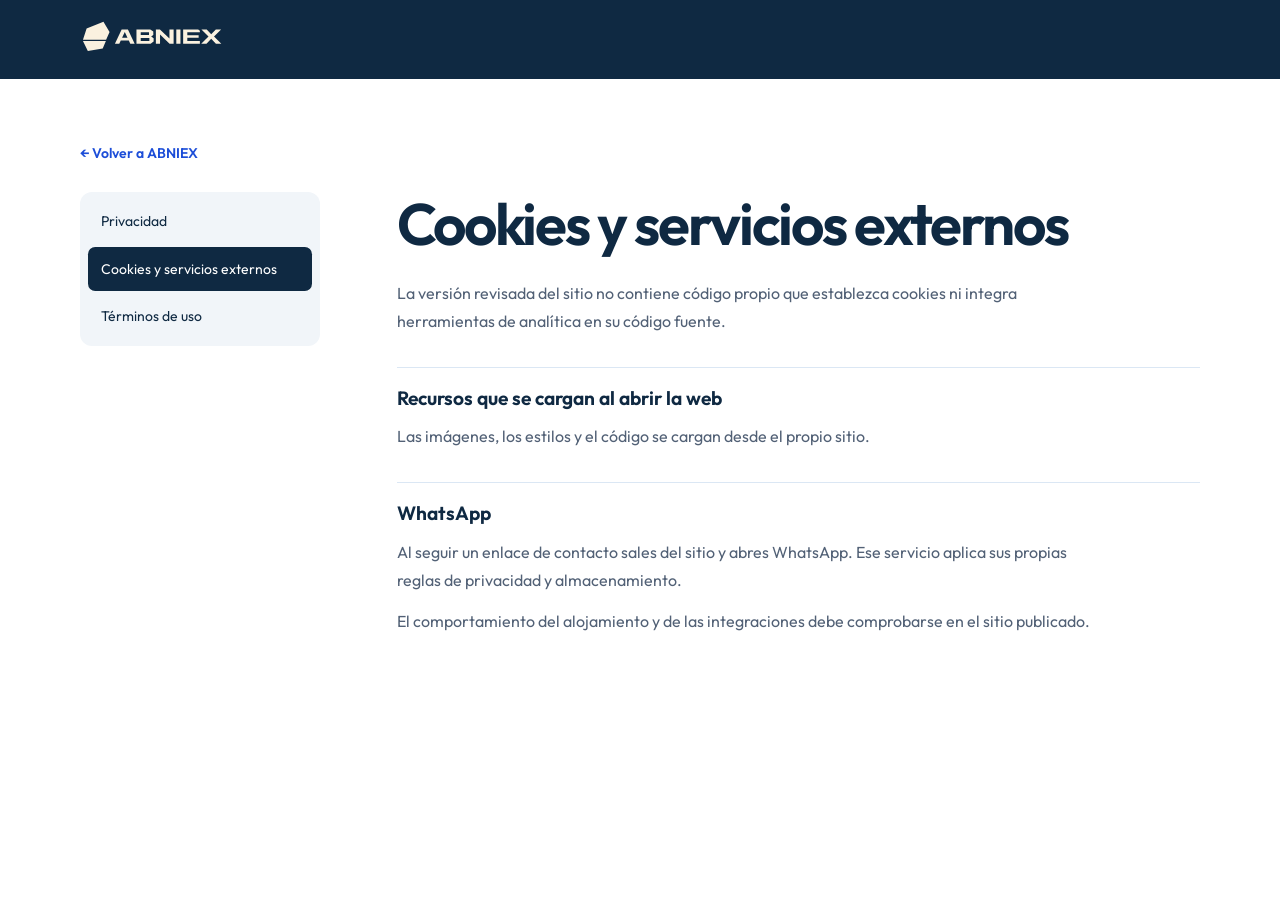
<file: legal/cookies.html>
<!doctype html>
<html lang="es">
<head>
  <meta charset="utf-8" />
  <meta name="viewport" content="width=device-width, initial-scale=1" />
  <title>Cookies y servicios externos · ABNIEX</title>
  <link rel="stylesheet" href="../css/base.css" />
  <link rel="stylesheet" href="../css/plantilla.css" />
</head>
<body class="home-page legal-layout">
  <header class="legal-header"><a href="../index.html"><img src="../assets/marca/abniex-negativo.svg" width="144" alt="ABNIEX, inicio"></a></header>
  <main class="home-container legal-page">
    <a class="legal-back" href="../index.html">← Volver a ABNIEX</a>
    <nav class="legal-links" aria-label="Información legal">
      <a href="privacidad.html">Privacidad</a>
      <a aria-current="page" href="cookies.html">Cookies y servicios externos</a>
      <a href="terminos.html">Términos de uso</a>
    </nav>
    <article class="legal-document">
      <h1>Cookies y servicios externos</h1>
      <p>La versión revisada del sitio no contiene código propio que establezca cookies ni integra herramientas de analítica en su código fuente.</p>
      <h2>Recursos que se cargan al abrir la web</h2>
      <p>Las imágenes, los estilos y el código se cargan desde el propio sitio.</p>
      <h2>WhatsApp</h2>
      <p>Al seguir un enlace de contacto sales del sitio y abres WhatsApp. Ese servicio aplica sus propias reglas de privacidad y almacenamiento.</p>
      <p>El comportamiento del alojamiento y de las integraciones debe comprobarse en el sitio publicado.</p>
    </article>
  </main>
</body>
</html>
</file>
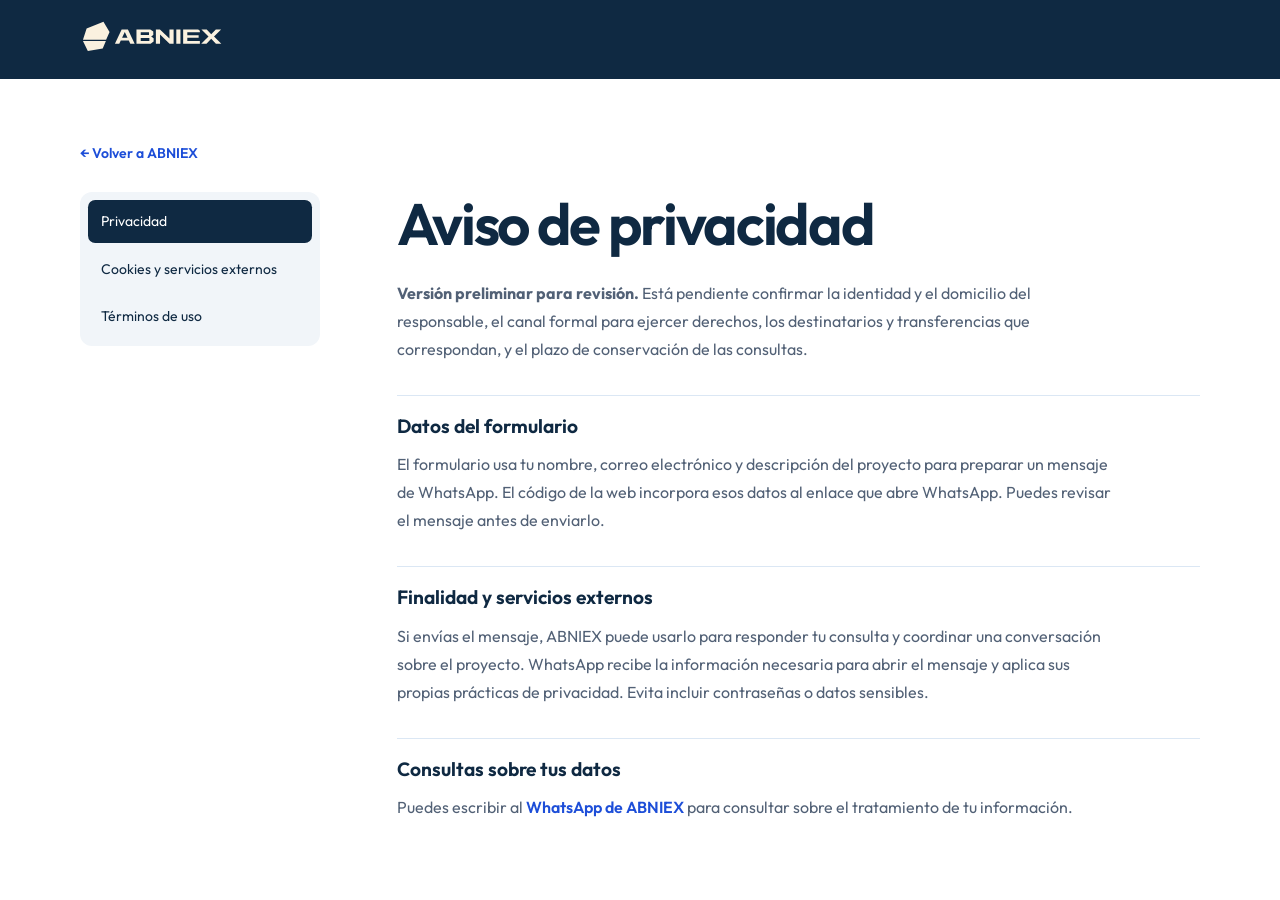
<file: legal/privacidad.html>
<!doctype html>
<html lang="es">
<head>
  <meta charset="utf-8" />
  <meta name="viewport" content="width=device-width, initial-scale=1" />
  <title>Aviso de privacidad · ABNIEX</title>
  <link rel="stylesheet" href="../css/base.css" />
  <link rel="stylesheet" href="../css/plantilla.css" />
</head>
<body class="home-page legal-layout">
  <header class="legal-header"><a href="../index.html"><img src="../assets/marca/abniex-negativo.svg" width="144" alt="ABNIEX, inicio"></a></header>
  <main class="home-container legal-page">
    <a class="legal-back" href="../index.html">← Volver a ABNIEX</a>
    <nav class="legal-links" aria-label="Información legal">
      <a aria-current="page" href="privacidad.html">Privacidad</a>
      <a href="cookies.html">Cookies y servicios externos</a>
      <a href="terminos.html">Términos de uso</a>
    </nav>
    <article class="legal-document">
      <h1>Aviso de privacidad</h1>
      <p><strong>Versión preliminar para revisión.</strong> Está pendiente confirmar la identidad y el domicilio del responsable, el canal formal para ejercer derechos, los destinatarios y transferencias que correspondan, y el plazo de conservación de las consultas.</p>
      <h2>Datos del formulario</h2>
      <p>El formulario usa tu nombre, correo electrónico y descripción del proyecto para preparar un mensaje de WhatsApp. El código de la web incorpora esos datos al enlace que abre WhatsApp. Puedes revisar el mensaje antes de enviarlo.</p>
      <h2>Finalidad y servicios externos</h2>
      <p>Si envías el mensaje, ABNIEX puede usarlo para responder tu consulta y coordinar una conversación sobre el proyecto. WhatsApp recibe la información necesaria para abrir el mensaje y aplica sus propias prácticas de privacidad. Evita incluir contraseñas o datos sensibles.</p>
      <h2>Consultas sobre tus datos</h2>
      <p>Puedes escribir al <a href="https://wa.me/51919693879">WhatsApp de ABNIEX</a> para consultar sobre el tratamiento de tu información.</p>
    </article>
  </main>
</body>
</html>
</file>
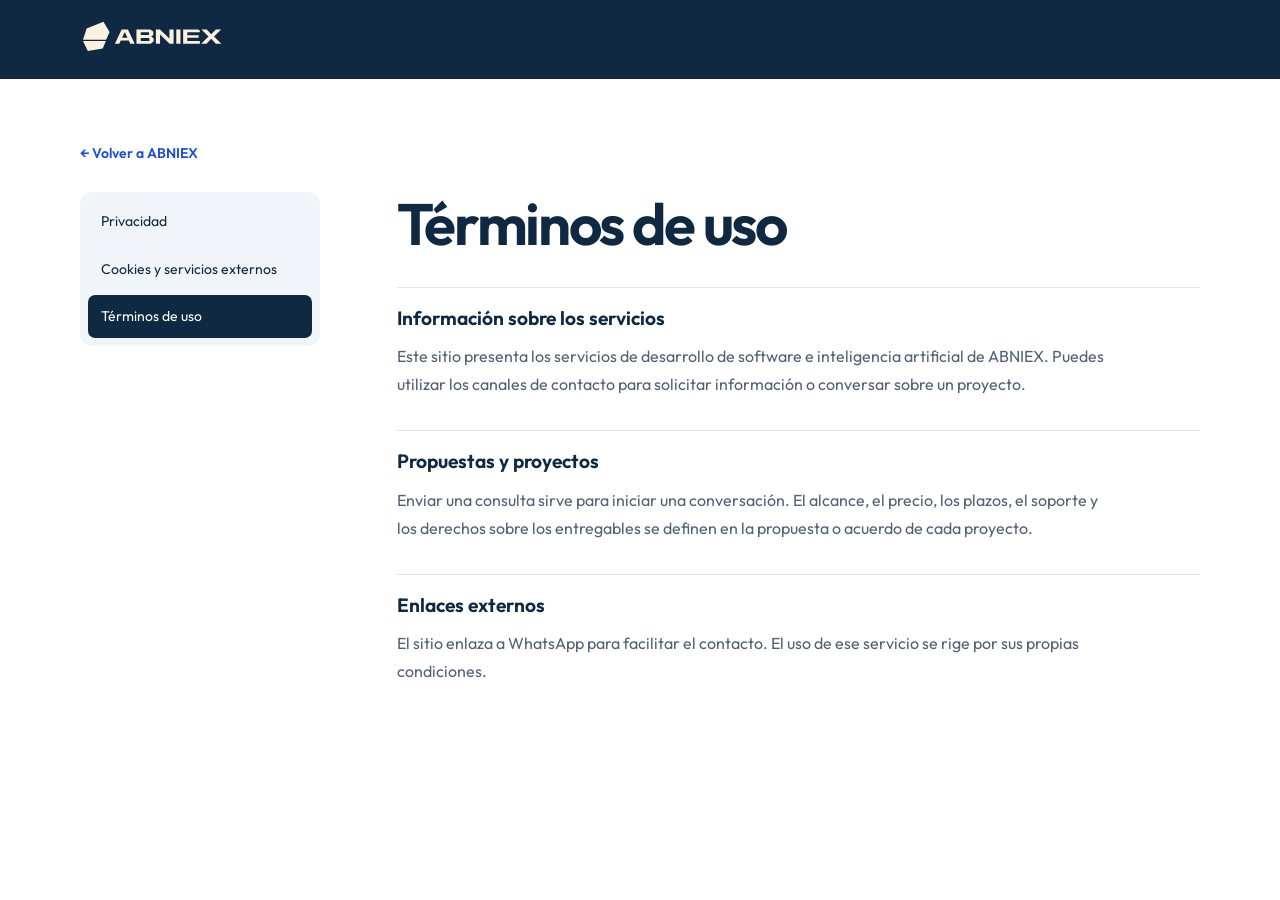
<file: legal/terminos.html>
<!doctype html>
<html lang="es">
  <head>
    <meta charset="utf-8" />
    <meta name="viewport" content="width=device-width, initial-scale=1" />
    <title>Términos de uso · ABNIEX</title>
    <link rel="stylesheet" href="../css/base.css" />
    <link rel="stylesheet" href="../css/plantilla.css" />
  </head>
  <body class="home-page legal-layout">
    <header class="legal-header"><a href="../index.html"><img src="../assets/marca/abniex-negativo.svg" width="144" alt="ABNIEX, inicio"></a></header>
    <main class="home-container legal-page">
      <a class="legal-back" href="../index.html">← Volver a ABNIEX</a>
      <nav class="legal-links" aria-label="Información legal">
        <a href="privacidad.html">Privacidad</a>
        <a href="cookies.html">Cookies y servicios externos</a>
        <a aria-current="page" href="terminos.html">Términos de uso</a>
      </nav>
      <article class="legal-document">
        <h1>Términos de uso</h1>
        <h2>Información sobre los servicios</h2>
        <p>
          Este sitio presenta los servicios de desarrollo de software e
          inteligencia artificial de ABNIEX. Puedes utilizar los canales de
          contacto para solicitar información o conversar sobre un proyecto.
        </p>
        <h2>Propuestas y proyectos</h2>
        <p>
          Enviar una consulta sirve para iniciar una conversación. El alcance, el
          precio, los plazos, el soporte y los derechos sobre los entregables se
          definen en la propuesta o acuerdo de cada proyecto.
        </p>
        <h2>Enlaces externos</h2>
        <p>
          El sitio enlaza a WhatsApp para facilitar el contacto. El uso de ese
          servicio se rige por sus propias condiciones.
        </p>
      </article>
    </main>
  </body>
</html>
</file>
<file: css/base.css>
@import "https://fonts.googleapis.com/css2?family=Outfit:wght@100..900&display=swap";
@layer properties {
  @supports (((-webkit-hyphens: none)) and (not (margin-trim: inline))) or
    ((-moz-orient: inline) and (not (color: rgb(from red r g b)))) {
    *,
    :before,
    :after,
    ::backdrop {
      --tw-rotate-x: initial;
      --tw-rotate-y: initial;
      --tw-rotate-z: initial;
      --tw-skew-x: initial;
      --tw-skew-y: initial;
      --tw-space-y-reverse: 0;
      --tw-space-x-reverse: 0;
      --tw-divide-y-reverse: 0;
      --tw-border-style: solid;
      --tw-gradient-position: initial;
      --tw-gradient-from: #0000;
      --tw-gradient-via: #0000;
      --tw-gradient-to: #0000;
      --tw-gradient-stops: initial;
      --tw-gradient-via-stops: initial;
      --tw-gradient-from-position: 0%;
      --tw-gradient-via-position: 50%;
      --tw-gradient-to-position: 100%;
      --tw-leading: initial;
      --tw-font-weight: initial;
      --tw-tracking: initial;
      --tw-shadow: 0 0 #0000;
      --tw-shadow-color: initial;
      --tw-shadow-alpha: 100%;
      --tw-inset-shadow: 0 0 #0000;
      --tw-inset-shadow-color: initial;
      --tw-inset-shadow-alpha: 100%;
      --tw-ring-color: initial;
      --tw-ring-shadow: 0 0 #0000;
      --tw-inset-ring-color: initial;
      --tw-inset-ring-shadow: 0 0 #0000;
      --tw-ring-inset: initial;
      --tw-ring-offset-width: 0px;
      --tw-ring-offset-color: #fff;
      --tw-ring-offset-shadow: 0 0 #0000;
      --tw-outline-style: solid;
      --tw-blur: initial;
      --tw-brightness: initial;
      --tw-contrast: initial;
      --tw-grayscale: initial;
      --tw-hue-rotate: initial;
      --tw-invert: initial;
      --tw-opacity: initial;
      --tw-saturate: initial;
      --tw-sepia: initial;
      --tw-drop-shadow: initial;
      --tw-drop-shadow-color: initial;
      --tw-drop-shadow-alpha: 100%;
      --tw-drop-shadow-size: initial;
      --tw-backdrop-blur: initial;
      --tw-backdrop-brightness: initial;
      --tw-backdrop-contrast: initial;
      --tw-backdrop-grayscale: initial;
      --tw-backdrop-hue-rotate: initial;
      --tw-backdrop-invert: initial;
      --tw-backdrop-opacity: initial;
      --tw-backdrop-saturate: initial;
      --tw-backdrop-sepia: initial;
      --tw-duration: initial;
      --tw-ease: initial;
      --tw-scale-x: 1;
      --tw-scale-y: 1;
      --tw-scale-z: 1;
      --tw-translate-x: 0;
      --tw-translate-y: 0;
      --tw-translate-z: 0;
    }
  }
}
@layer theme {
  :root,
  :host {
    --font-sans: Outfit, sans-serif;
    --font-mono:
      ui-monospace, SFMono-Regular, Menlo, Monaco, Consolas, "Liberation Mono",
      "Courier New", monospace;
    --color-red-50: oklch(97.1% 0.013 17.38);
    --color-red-200: oklch(88.5% 0.062 18.334);
    --color-red-400: oklch(70.4% 0.191 22.216);
    --color-red-600: oklch(57.7% 0.245 27.325);
    --color-red-700: oklch(50.5% 0.213 27.518);
    --color-red-800: oklch(44.4% 0.177 26.899);
    --color-red-900: oklch(39.6% 0.141 25.723);
    --color-orange-50: oklch(98% 0.016 73.684);
    --color-orange-100: oklch(95.4% 0.038 75.164);
    --color-orange-200: oklch(90.1% 0.076 70.697);
    --color-orange-300: oklch(83.7% 0.128 66.29);
    --color-orange-400: oklch(75% 0.183 55.934);
    --color-orange-500: #f39200;
    --color-orange-600: oklch(64.6% 0.222 41.116);
    --color-orange-700: oklch(55.3% 0.195 38.402);
    --color-green-50: oklch(98.2% 0.018 155.826);
    --color-green-200: oklch(92.5% 0.084 155.995);
    --color-green-900: oklch(39.3% 0.095 152.535);
    --color-emerald-50: oklch(97.9% 0.021 166.113);
    --color-emerald-200: oklch(90.5% 0.093 164.15);
    --color-emerald-500: oklch(69.6% 0.17 162.48);
    --color-emerald-600: oklch(59.6% 0.145 163.225);
    --color-emerald-700: oklch(50.8% 0.118 165.612);
    --color-emerald-800: oklch(43.2% 0.095 166.913);
    --color-sky-400: oklch(74.6% 0.16 232.661);
    --color-purple-50: oklch(97.7% 0.014 308.299);
    --color-purple-100: oklch(94.6% 0.033 307.174);
    --color-purple-200: oklch(90.2% 0.063 306.703);
    --color-purple-300: oklch(82.7% 0.119 306.383);
    --color-purple-700: oklch(49.6% 0.265 301.924);
    --color-purple-800: #662483;
    --color-purple-900: oklch(38.1% 0.176 304.987);
    --color-pink-500: #e6007e;
    --color-pink-600: oklch(59.2% 0.249 0.584);
    --color-pink-700: oklch(52.5% 0.223 3.958);
    --color-gray-50: oklch(98.5% 0.002 247.839);
    --color-gray-100: oklch(96.7% 0.003 264.542);
    --color-gray-200: oklch(92.8% 0.006 264.531);
    --color-gray-300: oklch(87.2% 0.01 258.338);
    --color-gray-400: oklch(70.7% 0.022 261.325);
    --color-gray-500: oklch(55.1% 0.027 264.364);
    --color-gray-600: oklch(44.6% 0.03 256.802);
    --color-gray-700: oklch(37.3% 0.034 259.733);
    --color-gray-800: oklch(27.8% 0.033 256.848);
    --color-gray-900: oklch(21% 0.034 264.665);
    --color-gray-950: oklch(13% 0.028 261.692);
    --color-zinc-50: oklch(98.5% 0 none);
    --color-zinc-100: oklch(96.7% 0.001 286.375);
    --color-zinc-200: oklch(92% 0.004 286.32);
    --color-zinc-300: oklch(87.1% 0.006 286.286);
    --color-zinc-400: oklch(70.5% 0.015 286.067);
    --color-zinc-500: oklch(55.2% 0.016 285.938);
    --color-zinc-600: oklch(44.2% 0.017 285.786);
    --color-zinc-700: oklch(37% 0.013 285.805);
    --color-zinc-800: oklch(27.4% 0.006 286.033);
    --color-zinc-900: oklch(21% 0.006 285.885);
    --color-zinc-950: oklch(14.1% 0.005 285.823);
    --color-black: #000;
    --color-white: #fff;
    --spacing: 0.25rem;
    --container-xl: 36rem;
    --container-2xl: 42rem;
    --container-3xl: 48rem;
    --container-4xl: 56rem;
    --container-5xl: 64rem;
    --container-6xl: 72rem;
    --container-7xl: 80rem;
    --text-xs: 0.75rem;
    --text-xs--line-height: calc(1 / 0.75);
    --text-sm: 1rem;
    --text-sm--line-height: calc(1.25 / 0.875);
    --text-base: 1.2rem;
    --text-base--line-height: calc(1.5 / 1);
    --text-lg: 1.125rem;
    --text-lg--line-height: calc(1.75 / 1.125);
    --text-xl: 1.25rem;
    --text-xl--line-height: calc(1.75 / 1.25);
    --text-2xl: 1.5rem;
    --text-2xl--line-height: calc(2 / 1.5);
    --text-3xl: 1.875rem;
    --text-3xl--line-height: calc(2.25 / 1.875);
    --text-4xl: 2.25rem;
    --text-4xl--line-height: calc(2.5 / 2.25);
    --text-5xl: 3rem;
    --text-5xl--line-height: 1;
    --text-6xl: 3.75rem;
    --text-6xl--line-height: 1;
    --font-weight-light: 300;
    --font-weight-normal: 400;
    --font-weight-medium: 500;
    --font-weight-semibold: 600;
    --font-weight-bold: 700;
    --font-weight-extrabold: 800;
    --font-weight-black: 900;
    --tracking-tight: -0.025em;
    --tracking-wide: 0.025em;
    --tracking-wider: 0.05em;
    --tracking-widest: 0.1em;
    --leading-tight: 1.25;
    --leading-snug: 1.375;
    --leading-relaxed: 1.625;
    --radius-sm: 0.25rem;
    --radius-md: 0.375rem;
    --radius-lg: 0.5rem;
    --radius-xl: 0.75rem;
    --radius-2xl: 1rem;
    --radius-3xl: 1.5rem;
    --ease-out: cubic-bezier(0, 0, 0.2, 1);
    --ease-in-out: cubic-bezier(0.4, 0, 0.2, 1);
    --animate-pulse: pulse 2s cubic-bezier(0.4, 0, 0.6, 1) infinite;
    --blur-md: 12px;
    --aspect-video: 16 / 9;
    --default-transition-duration: 0.15s;
    --default-transition-timing-function: cubic-bezier(0.4, 0, 0.2, 1);
    --default-font-family: var(--font-sans);
    --default-mono-font-family: var(--font-mono);
  }
}
@layer base {
  *,
  :after,
  :before,
  ::backdrop {
    box-sizing: border-box;
    border: 0 solid;
    margin: 0;
    padding: 0;
  }
  ::file-selector-button {
    box-sizing: border-box;
    border: 0 solid;
    margin: 0;
    padding: 0;
  }
  html,
  :host {
    -webkit-text-size-adjust: 100%;
    tab-size: 4;
    line-height: 1.5;
    font-family: var(
      --default-font-family,
      -apple-system,
      BlinkMacSystemFont,
      "Segoe UI",
      Roboto,
      "Helvetica Neue",
      "Noto Sans",
      Arial,
      sans-serif,
      "Apple Color Emoji",
      "Segoe UI Emoji",
      "Segoe UI Symbol",
      "Noto Color Emoji"
    );
    font-feature-settings: var(--default-font-feature-settings, normal);
    font-variation-settings: var(--default-font-variation-settings, normal);
    -webkit-tap-highlight-color: transparent;
  }
  hr {
    height: 0;
    color: inherit;
    border-top-width: 1px;
  }
  abbr:where([title]) {
    -webkit-text-decoration: underline dotted;
    text-decoration: underline dotted;
  }
  h1,
  h2,
  h3,
  h4,
  h5,
  h6 {
    font-size: inherit;
    font-weight: inherit;
  }
  a {
    color: inherit;
    -webkit-text-decoration: inherit;
    -webkit-text-decoration: inherit;
    -webkit-text-decoration: inherit;
    -webkit-text-decoration: inherit;
    text-decoration: inherit;
  }
  b,
  strong {
    font-weight: bolder;
  }
  code,
  kbd,
  samp,
  pre {
    font-family: var(
      --default-mono-font-family,
      ui-monospace,
      SFMono-Regular,
      Menlo,
      Monaco,
      Consolas,
      "Liberation Mono",
      "Courier New",
      monospace
    );
    font-feature-settings: var(--default-mono-font-feature-settings, normal);
    font-variation-settings: var(
      --default-mono-font-variation-settings,
      normal
    );
    font-size: 1em;
  }
  small {
    font-size: 80%;
  }
  sub,
  sup {
    vertical-align: baseline;
    font-size: 75%;
    line-height: 0;
    position: relative;
  }
  sub {
    bottom: -0.25em;
  }
  sup {
    top: -0.5em;
  }
  table {
    text-indent: 0;
    border-color: inherit;
    border-collapse: collapse;
  }
  :-moz-focusring:where(:not(iframe)) {
    outline: auto;
  }
  progress {
    vertical-align: baseline;
  }
  summary {
    display: list-item;
  }
  ol,
  ul,
  menu {
    list-style: none;
  }
  img,
  svg,
  video,
  canvas,
  audio,
  iframe,
  embed,
  object {
    vertical-align: middle;
    display: block;
  }
  img,
  video {
    max-width: 100%;
    height: auto;
  }
  button,
  input,
  select,
  optgroup,
  textarea {
    font: inherit;
    font-feature-settings: inherit;
    font-variation-settings: inherit;
    letter-spacing: inherit;
    color: inherit;
    opacity: 1;
    background-color: #0000;
    border-radius: 0;
  }
  ::file-selector-button {
    font: inherit;
    font-feature-settings: inherit;
    font-variation-settings: inherit;
    letter-spacing: inherit;
    color: inherit;
    opacity: 1;
    background-color: #0000;
    border-radius: 0;
  }
  :where(select:is([multiple], [size])) optgroup {
    font-weight: bolder;
  }
  :where(select:is([multiple], [size])) optgroup option {
    padding-inline-start: 20px;
  }
  ::file-selector-button {
    margin-inline-end: 4px;
  }
  ::placeholder {
    opacity: 1;
  }
  @supports (not ((-webkit-appearance: -apple-pay-button))) or
    (contain-intrinsic-size: 1px) {
    ::placeholder {
      color: currentColor;
    }
    @supports (color: color-mix(in lab, red, red)) {
      ::placeholder {
        color: color-mix(in oklab, currentcolor 50%, transparent);
      }
    }
  }
  textarea {
    resize: vertical;
  }
  ::-webkit-search-decoration {
    -webkit-appearance: none;
  }
  ::-webkit-datetime-edit {
    padding-block: 0;
  }
  ::-webkit-datetime-edit-year-field {
    padding-block: 0;
  }
  ::-webkit-datetime-edit-month-field {
    padding-block: 0;
  }
  ::-webkit-datetime-edit-day-field {
    padding-block: 0;
  }
  ::-webkit-datetime-edit-hour-field {
    padding-block: 0;
  }
  ::-webkit-datetime-edit-minute-field {
    padding-block: 0;
  }
  ::-webkit-datetime-edit-second-field {
    padding-block: 0;
  }
  ::-webkit-datetime-edit-millisecond-field {
    padding-block: 0;
  }
  ::-webkit-datetime-edit-meridiem-field {
    padding-block: 0;
  }
  ::-webkit-calendar-picker-indicator {
    line-height: 1;
  }
  :-moz-ui-invalid {
    box-shadow: none;
  }
  button,
  input:where([type="button"], [type="reset"], [type="submit"]) {
    appearance: button;
  }
  ::file-selector-button {
    appearance: button;
  }
  ::-webkit-inner-spin-button {
    height: auto;
  }
  ::-webkit-outer-spin-button {
    height: auto;
  }
  [hidden]:where(:not([hidden="until-found"])) {
    display: none !important;
  }
  [type="text"],
  input:where(:not([type])),
  [type="email"],
  [type="url"],
  [type="password"],
  [type="number"],
  [type="date"],
  [type="datetime-local"],
  [type="month"],
  [type="search"],
  [type="tel"],
  [type="time"],
  [type="week"],
  [multiple],
  textarea,
  select {
    appearance: none;
    --tw-shadow: 0 0 #0000;
    background-color: #fff;
    border-width: 1px;
    border-color: oklch(55.1% 0.027 264.364);
    border-radius: 0;
    padding: 0.5rem 0.75rem;
    font-size: 1rem;
    line-height: 1.5rem;
  }
  :is(
    [type="text"],
    input:where(:not([type])),
    [type="email"],
    [type="url"],
    [type="password"],
    [type="number"],
    [type="date"],
    [type="datetime-local"],
    [type="month"],
    [type="search"],
    [type="tel"],
    [type="time"],
    [type="week"],
    [multiple],
    textarea,
    select
  ):focus {
    outline-offset: 2px;
    --tw-ring-inset: var(--tw-empty,);
    --tw-ring-offset-width: 0px;
    --tw-ring-offset-color: #fff;
    --tw-ring-color: oklch(54.6% 0.245 262.881);
    --tw-ring-offset-shadow: var(--tw-ring-inset) 0 0 0
      var(--tw-ring-offset-width) var(--tw-ring-offset-color);
    --tw-ring-shadow: var(--tw-ring-inset) 0 0 0
      calc(1px + var(--tw-ring-offset-width)) var(--tw-ring-color);
    box-shadow:
      var(--tw-ring-offset-shadow), var(--tw-ring-shadow), var(--tw-shadow);
    border-color: oklch(54.6% 0.245 262.881);
    outline: 2px solid #0000;
  }
  input::placeholder,
  textarea::placeholder {
    color: oklch(55.1% 0.027 264.364);
    opacity: 1;
  }
  ::-webkit-datetime-edit-fields-wrapper {
    padding: 0;
  }
  ::-webkit-date-and-time-value {
    min-height: 1.5em;
    text-align: inherit;
  }
  ::-webkit-datetime-edit {
    display: inline-flex;
  }
  ::-webkit-datetime-edit {
    padding-top: 0;
    padding-bottom: 0;
  }
  ::-webkit-datetime-edit-year-field {
    padding-top: 0;
    padding-bottom: 0;
  }
  ::-webkit-datetime-edit-month-field {
    padding-top: 0;
    padding-bottom: 0;
  }
  ::-webkit-datetime-edit-day-field {
    padding-top: 0;
    padding-bottom: 0;
  }
  ::-webkit-datetime-edit-hour-field {
    padding-top: 0;
    padding-bottom: 0;
  }
  ::-webkit-datetime-edit-minute-field {
    padding-top: 0;
    padding-bottom: 0;
  }
  ::-webkit-datetime-edit-second-field {
    padding-top: 0;
    padding-bottom: 0;
  }
  ::-webkit-datetime-edit-millisecond-field {
    padding-top: 0;
    padding-bottom: 0;
  }
  ::-webkit-datetime-edit-meridiem-field {
    padding-top: 0;
    padding-bottom: 0;
  }
  select {
    -webkit-print-color-adjust: exact;
    print-color-adjust: exact;
    background-image: url("data:image/svg+xml,%3csvg xmlns='http://www.w3.org/2000/svg' fill='none' viewBox='0 0 20 20'%3e%3cpath stroke='oklch(55.1%25 0.027 264.364)' stroke-linecap='round' stroke-linejoin='round' stroke-width='1.5' d='M6 8l4 4 4-4'/%3e%3c/svg%3e");
    background-position: right 0.5rem center;
    background-repeat: no-repeat;
    background-size: 1.5em 1.5em;
    padding-right: 2.5rem;
  }
  [multiple],
  [size]:where(select:not([size="1"])) {
    background-image: initial;
    background-position: initial;
    background-repeat: unset;
    background-size: initial;
    print-color-adjust: unset;
    padding-right: 0.75rem;
  }
  [type="checkbox"],
  [type="radio"] {
    appearance: none;
    -webkit-print-color-adjust: exact;
    print-color-adjust: exact;
    vertical-align: middle;
    -webkit-user-select: none;
    user-select: none;
    color: oklch(54.6% 0.245 262.881);
    --tw-shadow: 0 0 #0000;
    background-color: #fff;
    background-origin: border-box;
    border-width: 1px;
    border-color: oklch(55.1% 0.027 264.364);
    flex-shrink: 0;
    width: 1rem;
    height: 1rem;
    padding: 0;
    display: inline-block;
  }
  [type="checkbox"] {
    border-radius: 0;
  }
  [type="radio"] {
    border-radius: 100%;
  }
  [type="checkbox"]:focus,
  [type="radio"]:focus {
    outline-offset: 2px;
    --tw-ring-inset: var(--tw-empty,);
    --tw-ring-offset-width: 2px;
    --tw-ring-offset-color: #fff;
    --tw-ring-color: oklch(54.6% 0.245 262.881);
    --tw-ring-offset-shadow: var(--tw-ring-inset) 0 0 0
      var(--tw-ring-offset-width) var(--tw-ring-offset-color);
    --tw-ring-shadow: var(--tw-ring-inset) 0 0 0
      calc(2px + var(--tw-ring-offset-width)) var(--tw-ring-color);
    box-shadow:
      var(--tw-ring-offset-shadow), var(--tw-ring-shadow), var(--tw-shadow);
    outline: 2px solid #0000;
  }
  [type="checkbox"]:checked,
  [type="radio"]:checked {
    background-color: currentColor;
    background-position: 50%;
    background-repeat: no-repeat;
    background-size: 100% 100%;
    border-color: #0000;
  }
  [type="checkbox"]:checked {
    background-image: url("data:image/svg+xml,%3csvg viewBox='0 0 16 16' fill='white' xmlns='http://www.w3.org/2000/svg'%3e%3cpath d='M12.207 4.793a1 1 0 010 1.414l-5 5a1 1 0 01-1.414 0l-2-2a1 1 0 011.414-1.414L6.5 9.086l4.293-4.293a1 1 0 011.414 0z'/%3e%3c/svg%3e");
  }
  @media (forced-colors: active) {
    [type="checkbox"]:checked {
      appearance: auto;
    }
  }
  [type="radio"]:checked {
    background-image: url("data:image/svg+xml,%3csvg viewBox='0 0 16 16' fill='white' xmlns='http://www.w3.org/2000/svg'%3e%3ccircle cx='8' cy='8' r='3'/%3e%3c/svg%3e");
  }
  @media (forced-colors: active) {
    [type="radio"]:checked {
      appearance: auto;
    }
  }
  [type="checkbox"]:checked:hover,
  [type="checkbox"]:checked:focus,
  [type="radio"]:checked:hover,
  [type="radio"]:checked:focus {
    background-color: currentColor;
    border-color: #0000;
  }
  [type="checkbox"]:indeterminate {
    background-color: currentColor;
    background-image: url("data:image/svg+xml,%3csvg xmlns='http://www.w3.org/2000/svg' fill='none' viewBox='0 0 16 16'%3e%3cpath stroke='white' stroke-linecap='round' stroke-linejoin='round' stroke-width='2' d='M4 8h8'/%3e%3c/svg%3e");
    background-position: 50%;
    background-repeat: no-repeat;
    background-size: 100% 100%;
    border-color: #0000;
  }
  @media (forced-colors: active) {
    [type="checkbox"]:indeterminate {
      appearance: auto;
    }
  }
  [type="checkbox"]:indeterminate:hover,
  [type="checkbox"]:indeterminate:focus {
    background-color: currentColor;
    border-color: #0000;
  }
  [type="file"] {
    background: unset;
    border-color: inherit;
    font-size: unset;
    line-height: inherit;
    border-width: 0;
    border-radius: 0;
    padding: 0;
  }
  [type="file"]:focus {
    outline: 1px solid buttontext;
    outline: 1px auto -webkit-focus-ring-color;
  }
}
@layer components;
@layer utilities {
  .collapse {
    visibility: collapse;
  }
  .invisible {
    visibility: hidden;
  }
  .visible {
    visibility: visible;
  }
  .sr-only {
    clip-path: inset(50%);
    white-space: nowrap;
    border-width: 0;
    width: 1px;
    height: 1px;
    margin: -1px;
    padding: 0;
    position: absolute;
    overflow: hidden;
  }
  .absolute {
    position: absolute;
  }
  .fixed {
    position: fixed;
  }
  .relative {
    position: relative;
  }
  .static {
    position: static;
  }
  .sticky {
    position: sticky;
  }
  .-inset-0\.5 {
    inset: calc(var(--spacing) * -0.5);
  }
  .inset-0 {
    inset: 0;
  }
  .inset-x-0 {
    inset-inline: 0;
  }
  .inset-y-0 {
    inset-block: 0;
  }
  .top-0 {
    top: 0;
  }
  .top-1\.5 {
    top: calc(var(--spacing) * 1.5);
  }
  .top-6 {
    top: calc(var(--spacing) * 6);
  }
  .right-6 {
    right: calc(var(--spacing) * 6);
  }
  .-bottom-16 {
    bottom: calc(var(--spacing) * -16);
  }
  .bottom-0 {
    bottom: 0;
  }
  .-left-16 {
    left: calc(var(--spacing) * -16);
  }
  .-left-20 {
    left: calc(var(--spacing) * -20);
  }
  .-left-\[1\.65rem\] {
    left: -1.65rem;
  }
  .-left-\[10000px\] {
    left: -10000px;
  }
  .left-0 {
    left: 0;
  }
  .isolate {
    isolation: isolate;
  }
  .-z-10 {
    z-index: calc(10 * -1);
  }
  .-z-20 {
    z-index: calc(20 * -1);
  }
  .z-20 {
    z-index: 20;
  }
  .order-first {
    order: -9999;
  }
  .col-6 {
    grid-column: 6;
  }
  .col-12 {
    grid-column: 12;
  }
  .col-auto {
    grid-column: auto;
  }
  .col-span-2 {
    grid-column: span 2 / span 2;
  }
  .col-span-3 {
    grid-column: span 3 / span 3;
  }
  .\!row-span-1 {
    grid-row: span 1 / span 1 !important;
  }
  .container {
    width: 100%;
  }
  @media (width>=40rem) {
    .container {
      max-width: 40rem;
    }
  }
  @media (width>=48rem) {
    .container {
      max-width: 48rem;
    }
  }
  @media (width>=64rem) {
    .container {
      max-width: 64rem;
    }
  }
  @media (width>=80rem) {
    .container {
      max-width: 80rem;
    }
  }
  @media (width>=96rem) {
    .container {
      max-width: 96rem;
    }
  }
  .m-0 {
    margin: 0;
  }
  .-mx-1\.5 {
    margin-inline: calc(var(--spacing) * -1.5);
  }
  .-mx-3 {
    margin-inline: calc(var(--spacing) * -3);
  }
  .mx-1 {
    margin-inline: var(--spacing);
  }
  .mx-auto {
    margin-inline: auto;
  }
  .-my-1\.5 {
    margin-block: calc(var(--spacing) * -1.5);
  }
  .my-2 {
    margin-block: calc(var(--spacing) * 2);
  }
  .my-5 {
    margin-block: calc(var(--spacing) * 5);
  }
  .my-8 {
    margin-block: calc(var(--spacing) * 8);
  }
  .my-10 {
    margin-block: calc(var(--spacing) * 10);
  }
  .my-20 {
    margin-block: calc(var(--spacing) * 20);
  }
  .ms-1 {
    margin-inline-start: var(--spacing);
  }
  .ms-2 {
    margin-inline-start: calc(var(--spacing) * 2);
  }
  .ms-3 {
    margin-inline-start: calc(var(--spacing) * 3);
  }
  .ms-4 {
    margin-inline-start: calc(var(--spacing) * 4);
  }
  .ms-5 {
    margin-inline-start: calc(var(--spacing) * 5);
  }
  .ms-10 {
    margin-inline-start: calc(var(--spacing) * 10);
  }
  .ms-auto {
    margin-inline-start: auto;
  }
  .me-1 {
    margin-inline-end: var(--spacing);
  }
  .me-2 {
    margin-inline-end: calc(var(--spacing) * 2);
  }
  .me-3 {
    margin-inline-end: calc(var(--spacing) * 3);
  }
  .mt-1 {
    margin-top: var(--spacing);
  }
  .mt-2 {
    margin-top: calc(var(--spacing) * 2);
  }
  .mt-3 {
    margin-top: calc(var(--spacing) * 3);
  }
  .mt-4 {
    margin-top: calc(var(--spacing) * 4);
  }
  .mt-5 {
    margin-top: calc(var(--spacing) * 5);
  }
  .mt-6 {
    margin-top: calc(var(--spacing) * 6);
  }
  .mt-7 {
    margin-top: calc(var(--spacing) * 7);
  }
  .mt-8 {
    margin-top: calc(var(--spacing) * 8);
  }
  .mt-10 {
    margin-top: calc(var(--spacing) * 10);
  }
  .mt-12 {
    margin-top: calc(var(--spacing) * 12);
  }
  .mt-16 {
    margin-top: calc(var(--spacing) * 16);
  }
  .mt-20 {
    margin-top: calc(var(--spacing) * 20);
  }
  .mb-0 {
    margin-bottom: 0;
  }
  .mb-1 {
    margin-bottom: var(--spacing);
  }
  .mb-2 {
    margin-bottom: calc(var(--spacing) * 2);
  }
  .mb-3 {
    margin-bottom: calc(var(--spacing) * 3);
  }
  .mb-4 {
    margin-bottom: calc(var(--spacing) * 4);
  }
  .mb-5 {
    margin-bottom: calc(var(--spacing) * 5);
  }
  .mb-6 {
    margin-bottom: calc(var(--spacing) * 6);
  }
  .mb-7 {
    margin-bottom: calc(var(--spacing) * 7);
  }
  .mb-8 {
    margin-bottom: calc(var(--spacing) * 8);
  }
  .mb-10 {
    margin-bottom: calc(var(--spacing) * 10);
  }
  .mb-16 {
    margin-bottom: calc(var(--spacing) * 16);
  }
  .mb-20 {
    margin-bottom: calc(var(--spacing) * 20);
  }
  .ml-2 {
    margin-left: calc(var(--spacing) * 2);
  }
  .ml-3 {
    margin-left: calc(var(--spacing) * 3);
  }
  .line-clamp-3 {
    -webkit-line-clamp: 3;
    -webkit-box-orient: vertical;
    display: -webkit-box;
    overflow: hidden;
  }
  .\!hidden {
    display: none !important;
  }
  .block {
    display: block;
  }
  .contents {
    display: contents;
  }
  .flex {
    display: flex;
  }
  .grid {
    display: grid;
  }
  .hidden {
    display: none;
  }
  .inline {
    display: inline;
  }
  .inline-block {
    display: inline-block;
  }
  .inline-flex {
    display: inline-flex;
  }
  .list-item {
    display: list-item;
  }
  .table {
    display: table;
  }
  .table-caption {
    display: table-caption;
  }
  .table-cell {
    display: table-cell;
  }
  .aspect-\[16\/9\] {
    aspect-ratio: 16/9;
  }
  .aspect-video {
    aspect-ratio: var(--aspect-video);
  }
  .size-5 {
    width: calc(var(--spacing) * 5);
    height: calc(var(--spacing) * 5);
  }
  .size-6 {
    width: calc(var(--spacing) * 6);
    height: calc(var(--spacing) * 6);
  }
  .size-12 {
    width: calc(var(--spacing) * 12);
    height: calc(var(--spacing) * 12);
  }
  .h-1 {
    height: var(--spacing);
  }
  .h-1\.5 {
    height: calc(var(--spacing) * 1.5);
  }
  .h-2\.5 {
    height: calc(var(--spacing) * 2.5);
  }
  .h-4 {
    height: calc(var(--spacing) * 4);
  }
  .h-5 {
    height: calc(var(--spacing) * 5);
  }
  .h-6 {
    height: calc(var(--spacing) * 6);
  }
  .h-7 {
    height: calc(var(--spacing) * 7);
  }
  .h-9 {
    height: calc(var(--spacing) * 9);
  }
  .h-10 {
    height: calc(var(--spacing) * 10);
  }
  .h-11 {
    height: calc(var(--spacing) * 11);
  }
  .h-12 {
    height: calc(var(--spacing) * 12);
  }
  .h-16 {
    height: calc(var(--spacing) * 16);
  }
  .h-28 {
    height: calc(var(--spacing) * 28);
  }
  .h-40 {
    height: calc(var(--spacing) * 40);
  }
  .h-48 {
    height: calc(var(--spacing) * 48);
  }
  .h-64 {
    height: calc(var(--spacing) * 64);
  }
  .h-100 {
    height: calc(var(--spacing) * 100);
  }
  .h-auto {
    height: auto;
  }
  .h-full {
    height: 100%;
  }
  .h-px {
    height: 1px;
  }
  .min-h-screen {
    min-height: 100vh;
  }
  .w-1 {
    width: var(--spacing);
  }
  .w-1\.5 {
    width: calc(var(--spacing) * 1.5);
  }
  .w-1\/2 {
    width: 50%;
  }
  .w-2\.5 {
    width: calc(var(--spacing) * 2.5);
  }
  .w-4 {
    width: calc(var(--spacing) * 4);
  }
  .w-5 {
    width: calc(var(--spacing) * 5);
  }
  .w-6 {
    width: calc(var(--spacing) * 6);
  }
  .w-10 {
    width: calc(var(--spacing) * 10);
  }
  .w-11 {
    width: calc(var(--spacing) * 11);
  }
  .w-28 {
    width: calc(var(--spacing) * 28);
  }
  .w-30 {
    width: calc(var(--spacing) * 30);
  }
  .w-100 {
    width: calc(var(--spacing) * 100);
  }
  .w-\[calc\(100\%\+8rem\)\] {
    width: calc(100% + 8rem);
  }
  .w-auto {
    width: auto;
  }
  .w-fit {
    width: fit-content;
  }
  .w-full {
    width: 100%;
  }
  .w-px {
    width: 1px;
  }
  .max-w-2xl {
    max-width: var(--container-2xl);
  }
  .max-w-3xl {
    max-width: var(--container-3xl);
  }
  .max-w-4xl {
    max-width: var(--container-4xl);
  }
  .max-w-5xl {
    max-width: var(--container-5xl);
  }
  .max-w-6xl {
    max-width: var(--container-6xl);
  }
  .max-w-7xl {
    max-width: var(--container-7xl);
  }
  .max-w-\[34rem\] {
    max-width: 34rem;
  }
  .max-w-\[877px\] {
    max-width: 877px;
  }
  .max-w-xl {
    max-width: var(--container-xl);
  }
  .min-w-0 {
    min-width: 0;
  }
  .flex-1 {
    flex: 1;
  }
  .flex-none {
    flex: none;
  }
  .flex-shrink-0 {
    flex-shrink: 0;
  }
  .shrink {
    flex-shrink: 1;
  }
  .shrink-0 {
    flex-shrink: 0;
  }
  .flex-grow,
  .flex-grow-1,
  .grow {
    flex-grow: 1;
  }
  .border-collapse {
    border-collapse: collapse;
  }
  .transform {
    transform: var(--tw-rotate-x,) var(--tw-rotate-y,) var(--tw-rotate-z,)
      var(--tw-skew-x,) var(--tw-skew-y,);
  }
  .animate-pulse {
    animation: var(--animate-pulse);
  }
  .cursor-grabbing {
    cursor: grabbing;
  }
  .cursor-pointer {
    cursor: pointer;
  }
  .resize {
    resize: both;
  }
  .scroll-mt-8 {
    scroll-margin-top: calc(var(--spacing) * 8);
  }
  .list-\[lower-alpha\] {
    list-style-type: lower-alpha;
  }
  .list-disc {
    list-style-type: disc;
  }
  .list-none {
    list-style-type: none;
  }
  .form-select {
    appearance: none;
    --tw-shadow: 0 0 #0000;
    background-color: #fff;
    border-width: 1px;
    border-color: oklch(55.1% 0.027 264.364);
    border-radius: 0;
    padding: 0.5rem 0.75rem;
    font-size: 1rem;
    line-height: 1.5rem;
  }
  .form-select:focus {
    outline-offset: 2px;
    --tw-ring-inset: var(--tw-empty,);
    --tw-ring-offset-width: 0px;
    --tw-ring-offset-color: #fff;
    --tw-ring-color: oklch(54.6% 0.245 262.881);
    --tw-ring-offset-shadow: var(--tw-ring-inset) 0 0 0
      var(--tw-ring-offset-width) var(--tw-ring-offset-color);
    --tw-ring-shadow: var(--tw-ring-inset) 0 0 0
      calc(1px + var(--tw-ring-offset-width)) var(--tw-ring-color);
    box-shadow:
      var(--tw-ring-offset-shadow), var(--tw-ring-shadow), var(--tw-shadow);
    border-color: oklch(54.6% 0.245 262.881);
    outline: 2px solid #0000;
  }
  .form-select {
    -webkit-print-color-adjust: exact;
    print-color-adjust: exact;
    background-image: url("data:image/svg+xml,%3csvg xmlns='http://www.w3.org/2000/svg' fill='none' viewBox='0 0 20 20'%3e%3cpath stroke='oklch(55.1%25 0.027 264.364)' stroke-linecap='round' stroke-linejoin='round' stroke-width='1.5' d='M6 8l4 4 4-4'/%3e%3c/svg%3e");
    background-position: right 0.5rem center;
    background-repeat: no-repeat;
    background-size: 1.5em 1.5em;
    padding-right: 2.5rem;
  }
  .form-select:where([size]:not([size="1"])) {
    background-image: initial;
    background-position: initial;
    background-repeat: unset;
    background-size: initial;
    print-color-adjust: unset;
    padding-right: 0.75rem;
  }
  .columns-2 {
    columns: 2;
  }
  .columns-3 {
    columns: 3;
  }
  .columns-4 {
    columns: 4;
  }
  .grid-cols-1 {
    grid-template-columns: repeat(1, minmax(0, 1fr));
  }
  .grid-cols-2 {
    grid-template-columns: repeat(2, minmax(0, 1fr));
  }
  .grid-cols-3 {
    grid-template-columns: repeat(3, minmax(0, 1fr));
  }
  .grid-cols-\[1rem_1fr\] {
    grid-template-columns: 1rem 1fr;
  }
  .\!flex-row {
    flex-direction: row !important;
  }
  .flex-col {
    flex-direction: column;
  }
  .flex-row {
    flex-direction: row;
  }
  .flex-row-reverse {
    flex-direction: row-reverse;
  }
  .flex-wrap {
    flex-wrap: wrap;
  }
  .content-center {
    align-content: center;
  }
  .items-center {
    align-items: center;
  }
  .items-end {
    align-items: flex-end;
  }
  .items-start {
    align-items: flex-start;
  }
  .items-stretch {
    align-items: stretch;
  }
  .justify-between {
    justify-content: space-between;
  }
  .justify-center {
    justify-content: center;
  }
  .justify-end {
    justify-content: flex-end;
  }
  .gap-1 {
    gap: var(--spacing);
  }
  .gap-2 {
    gap: calc(var(--spacing) * 2);
  }
  .gap-2\.5 {
    gap: calc(var(--spacing) * 2.5);
  }
  .gap-3 {
    gap: calc(var(--spacing) * 3);
  }
  .gap-4 {
    gap: calc(var(--spacing) * 4);
  }
  .gap-5 {
    gap: calc(var(--spacing) * 5);
  }
  .gap-6 {
    gap: calc(var(--spacing) * 6);
  }
  .gap-8 {
    gap: calc(var(--spacing) * 8);
  }
  .gap-10 {
    gap: calc(var(--spacing) * 10);
  }
  .gap-12 {
    gap: calc(var(--spacing) * 12);
  }
  .gap-px {
    gap: 1px;
  }
  :where(.space-y-1 > :not(:last-child)) {
    --tw-space-y-reverse: 0;
    margin-block-start: calc(var(--spacing) * var(--tw-space-y-reverse));
    margin-block-end: calc(
      var(--spacing) * calc(1 - var(--tw-space-y-reverse))
    );
  }
  :where(.space-y-2 > :not(:last-child)) {
    --tw-space-y-reverse: 0;
    margin-block-start: calc(
      calc(var(--spacing) * 2) * var(--tw-space-y-reverse)
    );
    margin-block-end: calc(
      calc(var(--spacing) * 2) * calc(1 - var(--tw-space-y-reverse))
    );
  }
  :where(.space-y-4 > :not(:last-child)) {
    --tw-space-y-reverse: 0;
    margin-block-start: calc(
      calc(var(--spacing) * 4) * var(--tw-space-y-reverse)
    );
    margin-block-end: calc(
      calc(var(--spacing) * 4) * calc(1 - var(--tw-space-y-reverse))
    );
  }
  :where(.space-y-5 > :not(:last-child)) {
    --tw-space-y-reverse: 0;
    margin-block-start: calc(
      calc(var(--spacing) * 5) * var(--tw-space-y-reverse)
    );
    margin-block-end: calc(
      calc(var(--spacing) * 5) * calc(1 - var(--tw-space-y-reverse))
    );
  }
  :where(.space-y-6 > :not(:last-child)) {
    --tw-space-y-reverse: 0;
    margin-block-start: calc(
      calc(var(--spacing) * 6) * var(--tw-space-y-reverse)
    );
    margin-block-end: calc(
      calc(var(--spacing) * 6) * calc(1 - var(--tw-space-y-reverse))
    );
  }
  .gap-x-4 {
    column-gap: calc(var(--spacing) * 4);
  }
  .gap-x-5 {
    column-gap: calc(var(--spacing) * 5);
  }
  .gap-x-8 {
    column-gap: calc(var(--spacing) * 8);
  }
  :where(.space-x-8 > :not(:last-child)) {
    --tw-space-x-reverse: 0;
    margin-inline-start: calc(
      calc(var(--spacing) * 8) * var(--tw-space-x-reverse)
    );
    margin-inline-end: calc(
      calc(var(--spacing) * 8) * calc(1 - var(--tw-space-x-reverse))
    );
  }
  .gap-y-2 {
    row-gap: calc(var(--spacing) * 2);
  }
  .gap-y-3 {
    row-gap: calc(var(--spacing) * 3);
  }
  .gap-y-4 {
    row-gap: calc(var(--spacing) * 4);
  }
  .gap-y-10 {
    row-gap: calc(var(--spacing) * 10);
  }
  .gap-y-16 {
    row-gap: calc(var(--spacing) * 16);
  }
  :where(.divide-y > :not(:last-child)) {
    --tw-divide-y-reverse: 0;
    border-bottom-style: var(--tw-border-style);
    border-top-style: var(--tw-border-style);
    border-top-width: calc(1px * var(--tw-divide-y-reverse));
    border-bottom-width: calc(1px * calc(1 - var(--tw-divide-y-reverse)));
  }
  :where(.divide-gray-200 > :not(:last-child)) {
    border-color: var(--color-gray-200);
  }
  .self-center {
    align-self: center;
  }
  .truncate {
    text-overflow: ellipsis;
    white-space: nowrap;
    overflow: hidden;
  }
  .overflow-hidden {
    overflow: hidden;
  }
  .scroll-smooth {
    scroll-behavior: smooth;
  }
  .rounded {
    border-radius: 0.25rem;
  }
  .rounded-2xl {
    border-radius: var(--radius-2xl);
  }
  .rounded-3xl {
    border-radius: var(--radius-3xl);
  }
  .rounded-\[1\.75rem\] {
    border-radius: 1.75rem;
  }
  .rounded-\[2rem\] {
    border-radius: 2rem;
  }
  .rounded-\[10px\] {
    border-radius: 10px;
  }
  .rounded-full {
    border-radius: 2147483647px;
  }
  .rounded-lg {
    border-radius: var(--radius-lg);
  }
  .rounded-md {
    border-radius: var(--radius-md);
  }
  .rounded-sm {
    border-radius: var(--radius-sm);
  }
  .rounded-xl {
    border-radius: var(--radius-xl);
  }
  .border {
    border-style: var(--tw-border-style);
    border-width: 1px;
  }
  .border-0 {
    border-style: var(--tw-border-style);
    border-width: 0;
  }
  .border-3 {
    border-style: var(--tw-border-style);
    border-width: 3px;
  }
  .border-x {
    border-inline-style: var(--tw-border-style);
    border-inline-width: 1px;
  }
  .border-y {
    border-block-style: var(--tw-border-style);
    border-block-width: 1px;
  }
  .border-t {
    border-top-style: var(--tw-border-style);
    border-top-width: 1px;
  }
  .border-r {
    border-right-style: var(--tw-border-style);
    border-right-width: 1px;
  }
  .border-b {
    border-bottom-style: var(--tw-border-style);
    border-bottom-width: 1px;
  }
  .border-l {
    border-left-style: var(--tw-border-style);
    border-left-width: 1px;
  }
  .border-l-2 {
    border-left-style: var(--tw-border-style);
    border-left-width: 2px;
  }
  .border-l-4 {
    border-left-style: var(--tw-border-style);
    border-left-width: 4px;
  }
  .border-\[\#e9e0eb\] {
    border-color: #e9e0eb;
  }
  .border-\[\#eee7f0\] {
    border-color: #eee7f0;
  }
  .border-emerald-200 {
    border-color: var(--color-emerald-200);
  }
  .border-gray-100 {
    border-color: var(--color-gray-100);
  }
  .border-gray-200 {
    border-color: var(--color-gray-200);
  }
  .border-gray-900\/10 {
    border-color: #1018281a;
  }
  @supports (color: color-mix(in lab, red, red)) {
    .border-gray-900\/10 {
      border-color: color-mix(in oklab, var(--color-gray-900) 10%, transparent);
    }
  }
  .border-green-200 {
    border-color: var(--color-green-200);
  }
  .border-pink-500\/10 {
    border-color: #e6007e1a;
  }
  @supports (color: color-mix(in lab, red, red)) {
    .border-pink-500\/10 {
      border-color: color-mix(in oklab, var(--color-pink-500) 10%, transparent);
    }
  }
  .border-purple-100 {
    border-color: var(--color-purple-100);
  }
  .border-purple-200 {
    border-color: var(--color-purple-200);
  }
  .border-purple-300 {
    border-color: var(--color-purple-300);
  }
  .border-purple-300\/30 {
    border-color: #d9b3ff4d;
  }
  @supports (color: color-mix(in lab, red, red)) {
    .border-purple-300\/30 {
      border-color: color-mix(
        in oklab,
        var(--color-purple-300) 30%,
        transparent
      );
    }
  }
  .border-purple-700 {
    border-color: var(--color-purple-700);
  }
  .border-purple-900 {
    border-color: var(--color-purple-900);
  }
  .border-red-200 {
    border-color: var(--color-red-200);
  }
  .border-white {
    border-color: var(--color-white);
  }
  .border-white\/10 {
    border-color: #ffffff1a;
  }
  @supports (color: color-mix(in lab, red, red)) {
    .border-white\/10 {
      border-color: color-mix(in oklab, var(--color-white) 10%, transparent);
    }
  }
  .border-white\/15 {
    border-color: #ffffff26;
  }
  @supports (color: color-mix(in lab, red, red)) {
    .border-white\/15 {
      border-color: color-mix(in oklab, var(--color-white) 15%, transparent);
    }
  }
  .border-zinc-100 {
    border-color: var(--color-zinc-100);
  }
  .border-zinc-200 {
    border-color: var(--color-zinc-200);
  }
  .bg-\[\#FF2D20\]\/10 {
    background-color: oklab(64.3732% 0.211149 0.11876/.1);
  }
  .bg-\[\#f7f5fa\] {
    background-color: #f7f5fa;
  }
  .bg-\[\#fbfafc\] {
    background-color: #fbfafc;
  }
  .bg-emerald-50 {
    background-color: var(--color-emerald-50);
  }
  .bg-gray-50 {
    background-color: var(--color-gray-50);
  }
  .bg-gray-400\/5 {
    background-color: #99a1af0d;
  }
  @supports (color: color-mix(in lab, red, red)) {
    .bg-gray-400\/5 {
      background-color: color-mix(
        in oklab,
        var(--color-gray-400) 5%,
        transparent
      );
    }
  }
  .bg-gray-900 {
    background-color: var(--color-gray-900);
  }
  .bg-gray-950 {
    background-color: var(--color-gray-950);
  }
  .bg-green-50 {
    background-color: var(--color-green-50);
  }
  .bg-orange-50 {
    background-color: var(--color-orange-50);
  }
  .bg-orange-100 {
    background-color: var(--color-orange-100);
  }
  .bg-orange-500 {
    background-color: var(--color-orange-500);
  }
  .bg-pink-600 {
    background-color: var(--color-pink-600);
  }
  .bg-purple-50 {
    background-color: var(--color-purple-50);
  }
  .bg-purple-50\/60 {
    background-color: #faf5ff99;
  }
  @supports (color: color-mix(in lab, red, red)) {
    .bg-purple-50\/60 {
      background-color: color-mix(
        in oklab,
        var(--color-purple-50) 60%,
        transparent
      );
    }
  }
  .bg-purple-50\/70 {
    background-color: #faf5ffb3;
  }
  @supports (color: color-mix(in lab, red, red)) {
    .bg-purple-50\/70 {
      background-color: color-mix(
        in oklab,
        var(--color-purple-50) 70%,
        transparent
      );
    }
  }
  .bg-purple-100 {
    background-color: var(--color-purple-100);
  }
  .bg-purple-300\/10 {
    background-color: #d9b3ff1a;
  }
  @supports (color: color-mix(in lab, red, red)) {
    .bg-purple-300\/10 {
      background-color: color-mix(
        in oklab,
        var(--color-purple-300) 10%,
        transparent
      );
    }
  }
  .bg-purple-700 {
    background-color: var(--color-purple-700);
  }
  .bg-purple-800 {
    background-color: var(--color-purple-800);
  }
  .bg-purple-900 {
    background-color: var(--color-purple-900);
  }
  .bg-red-50 {
    background-color: var(--color-red-50);
  }
  .bg-transparent {
    background-color: #0000;
  }
  .bg-white {
    background-color: var(--color-white);
  }
  .bg-white\/5 {
    background-color: #ffffff0d;
  }
  @supports (color: color-mix(in lab, red, red)) {
    .bg-white\/5 {
      background-color: color-mix(in oklab, var(--color-white) 5%, transparent);
    }
  }
  .bg-white\/10 {
    background-color: #ffffff1a;
  }
  @supports (color: color-mix(in lab, red, red)) {
    .bg-white\/10 {
      background-color: color-mix(
        in oklab,
        var(--color-white) 10%,
        transparent
      );
    }
  }
  .bg-white\/80 {
    background-color: #fffc;
  }
  @supports (color: color-mix(in lab, red, red)) {
    .bg-white\/80 {
      background-color: color-mix(
        in oklab,
        var(--color-white) 80%,
        transparent
      );
    }
  }
  .bg-white\/\[0\.06\] {
    background-color: #ffffff0f;
  }
  @supports (color: color-mix(in lab, red, red)) {
    .bg-white\/\[0\.06\] {
      background-color: color-mix(in oklab, var(--color-white) 6%, transparent);
    }
  }
  .bg-white\/\[0\.08\] {
    background-color: #ffffff14;
  }
  @supports (color: color-mix(in lab, red, red)) {
    .bg-white\/\[0\.08\] {
      background-color: color-mix(in oklab, var(--color-white) 8%, transparent);
    }
  }
  .bg-zinc-50 {
    background-color: var(--color-zinc-50);
  }
  .bg-zinc-950 {
    background-color: var(--color-zinc-950);
  }
  .bg-zinc-950\/95 {
    background-color: #09090bf2;
  }
  @supports (color: color-mix(in lab, red, red)) {
    .bg-zinc-950\/95 {
      background-color: color-mix(
        in oklab,
        var(--color-zinc-950) 95%,
        transparent
      );
    }
  }
  .bg-gradient-to-b {
    --tw-gradient-position: to bottom in oklab;
    background-image: linear-gradient(var(--tw-gradient-stops));
  }
  .bg-gradient-to-br {
    --tw-gradient-position: to bottom right in oklab;
    background-image: linear-gradient(var(--tw-gradient-stops));
  }
  .bg-gradient-to-r {
    --tw-gradient-position: to right in oklab;
    background-image: linear-gradient(var(--tw-gradient-stops));
  }
  .bg-gradient-to-t {
    --tw-gradient-position: to top in oklab;
    background-image: linear-gradient(var(--tw-gradient-stops));
  }
  .from-purple-50\/60 {
    --tw-gradient-from: #faf5ff99;
  }
  @supports (color: color-mix(in lab, red, red)) {
    .from-purple-50\/60 {
      --tw-gradient-from: color-mix(
        in oklab,
        var(--color-purple-50) 60%,
        transparent
      );
    }
  }
  .from-purple-50\/60 {
    --tw-gradient-stops: var(
      --tw-gradient-via-stops,
      var(--tw-gradient-position),
      var(--tw-gradient-from) var(--tw-gradient-from-position),
      var(--tw-gradient-to) var(--tw-gradient-to-position)
    );
  }
  .from-purple-50\/80 {
    --tw-gradient-from: #faf5ffcc;
  }
  @supports (color: color-mix(in lab, red, red)) {
    .from-purple-50\/80 {
      --tw-gradient-from: color-mix(
        in oklab,
        var(--color-purple-50) 80%,
        transparent
      );
    }
  }
  .from-purple-50\/80 {
    --tw-gradient-stops: var(
      --tw-gradient-via-stops,
      var(--tw-gradient-position),
      var(--tw-gradient-from) var(--tw-gradient-from-position),
      var(--tw-gradient-to) var(--tw-gradient-to-position)
    );
  }
  .from-purple-800 {
    --tw-gradient-from: var(--color-purple-800);
    --tw-gradient-stops: var(
      --tw-gradient-via-stops,
      var(--tw-gradient-position),
      var(--tw-gradient-from) var(--tw-gradient-from-position),
      var(--tw-gradient-to) var(--tw-gradient-to-position)
    );
  }
  .from-purple-900 {
    --tw-gradient-from: var(--color-purple-900);
    --tw-gradient-stops: var(
      --tw-gradient-via-stops,
      var(--tw-gradient-position),
      var(--tw-gradient-from) var(--tw-gradient-from-position),
      var(--tw-gradient-to) var(--tw-gradient-to-position)
    );
  }
  .from-sky-400 {
    --tw-gradient-from: var(--color-sky-400);
    --tw-gradient-stops: var(
      --tw-gradient-via-stops,
      var(--tw-gradient-position),
      var(--tw-gradient-from) var(--tw-gradient-from-position),
      var(--tw-gradient-to) var(--tw-gradient-to-position)
    );
  }
  .from-transparent {
    --tw-gradient-from: transparent;
    --tw-gradient-stops: var(
      --tw-gradient-via-stops,
      var(--tw-gradient-position),
      var(--tw-gradient-from) var(--tw-gradient-from-position),
      var(--tw-gradient-to) var(--tw-gradient-to-position)
    );
  }
  .from-zinc-950 {
    --tw-gradient-from: var(--color-zinc-950);
    --tw-gradient-stops: var(
      --tw-gradient-via-stops,
      var(--tw-gradient-position),
      var(--tw-gradient-from) var(--tw-gradient-from-position),
      var(--tw-gradient-to) var(--tw-gradient-to-position)
    );
  }
  .via-pink-500 {
    --tw-gradient-via: var(--color-pink-500);
    --tw-gradient-via-stops:
      var(--tw-gradient-position),
      var(--tw-gradient-from) var(--tw-gradient-from-position),
      var(--tw-gradient-via) var(--tw-gradient-via-position),
      var(--tw-gradient-to) var(--tw-gradient-to-position);
    --tw-gradient-stops: var(--tw-gradient-via-stops);
  }
  .via-pink-600 {
    --tw-gradient-via: var(--color-pink-600);
    --tw-gradient-via-stops:
      var(--tw-gradient-position),
      var(--tw-gradient-from) var(--tw-gradient-from-position),
      var(--tw-gradient-via) var(--tw-gradient-via-position),
      var(--tw-gradient-to) var(--tw-gradient-to-position);
    --tw-gradient-stops: var(--tw-gradient-via-stops);
  }
  .via-white {
    --tw-gradient-via: var(--color-white);
    --tw-gradient-via-stops:
      var(--tw-gradient-position),
      var(--tw-gradient-from) var(--tw-gradient-from-position),
      var(--tw-gradient-via) var(--tw-gradient-via-position),
      var(--tw-gradient-to) var(--tw-gradient-to-position);
    --tw-gradient-stops: var(--tw-gradient-via-stops);
  }
  .via-zinc-50 {
    --tw-gradient-via: var(--color-zinc-50);
    --tw-gradient-via-stops:
      var(--tw-gradient-position),
      var(--tw-gradient-from) var(--tw-gradient-from-position),
      var(--tw-gradient-via) var(--tw-gradient-via-position),
      var(--tw-gradient-to) var(--tw-gradient-to-position);
    --tw-gradient-stops: var(--tw-gradient-via-stops);
  }
  .via-zinc-950\/86 {
    --tw-gradient-via: #09090bdb;
  }
  @supports (color: color-mix(in lab, red, red)) {
    .via-zinc-950\/86 {
      --tw-gradient-via: color-mix(
        in oklab,
        var(--color-zinc-950) 86%,
        transparent
      );
    }
  }
  .via-zinc-950\/86 {
    --tw-gradient-via-stops:
      var(--tw-gradient-position),
      var(--tw-gradient-from) var(--tw-gradient-from-position),
      var(--tw-gradient-via) var(--tw-gradient-via-position),
      var(--tw-gradient-to) var(--tw-gradient-to-position);
    --tw-gradient-stops: var(--tw-gradient-via-stops);
  }
  .to-emerald-500 {
    --tw-gradient-to: var(--color-emerald-500);
    --tw-gradient-stops: var(
      --tw-gradient-via-stops,
      var(--tw-gradient-position),
      var(--tw-gradient-from) var(--tw-gradient-from-position),
      var(--tw-gradient-to) var(--tw-gradient-to-position)
    );
  }
  .to-orange-50\/40 {
    --tw-gradient-to: #fff7ed66;
  }
  @supports (color: color-mix(in lab, red, red)) {
    .to-orange-50\/40 {
      --tw-gradient-to: color-mix(
        in oklab,
        var(--color-orange-50) 40%,
        transparent
      );
    }
  }
  .to-orange-50\/40 {
    --tw-gradient-stops: var(
      --tw-gradient-via-stops,
      var(--tw-gradient-position),
      var(--tw-gradient-from) var(--tw-gradient-from-position),
      var(--tw-gradient-to) var(--tw-gradient-to-position)
    );
  }
  .to-orange-400 {
    --tw-gradient-to: var(--color-orange-400);
    --tw-gradient-stops: var(
      --tw-gradient-via-stops,
      var(--tw-gradient-position),
      var(--tw-gradient-from) var(--tw-gradient-from-position),
      var(--tw-gradient-to) var(--tw-gradient-to-position)
    );
  }
  .to-orange-500 {
    --tw-gradient-to: var(--color-orange-500);
    --tw-gradient-stops: var(
      --tw-gradient-via-stops,
      var(--tw-gradient-position),
      var(--tw-gradient-from) var(--tw-gradient-from-position),
      var(--tw-gradient-to) var(--tw-gradient-to-position)
    );
  }
  .to-transparent {
    --tw-gradient-to: transparent;
    --tw-gradient-stops: var(
      --tw-gradient-via-stops,
      var(--tw-gradient-position),
      var(--tw-gradient-from) var(--tw-gradient-from-position),
      var(--tw-gradient-to) var(--tw-gradient-to-position)
    );
  }
  .to-white {
    --tw-gradient-to: var(--color-white);
    --tw-gradient-stops: var(
      --tw-gradient-via-stops,
      var(--tw-gradient-position),
      var(--tw-gradient-from) var(--tw-gradient-from-position),
      var(--tw-gradient-to) var(--tw-gradient-to-position)
    );
  }
  .to-zinc-950\/35 {
    --tw-gradient-to: #09090b59;
  }
  @supports (color: color-mix(in lab, red, red)) {
    .to-zinc-950\/35 {
      --tw-gradient-to: color-mix(
        in oklab,
        var(--color-zinc-950) 35%,
        transparent
      );
    }
  }
  .to-zinc-950\/35 {
    --tw-gradient-stops: var(
      --tw-gradient-via-stops,
      var(--tw-gradient-position),
      var(--tw-gradient-from) var(--tw-gradient-from-position),
      var(--tw-gradient-to) var(--tw-gradient-to-position)
    );
  }
  .bg-cover {
    background-size: cover;
  }
  .bg-clip-text {
    -webkit-background-clip: text;
    background-clip: text;
  }
  .mask-repeat {
    -webkit-mask-repeat: repeat;
    mask-repeat: repeat;
  }
  .stroke-\[\#FF2D20\] {
    stroke: #ff2d20;
  }
  .object-cover {
    object-fit: cover;
  }
  .object-top {
    object-position: top;
  }
  .p-0 {
    padding: 0;
  }
  .p-1\.5 {
    padding: calc(var(--spacing) * 1.5);
  }
  .p-2 {
    padding: calc(var(--spacing) * 2);
  }
  .p-3 {
    padding: calc(var(--spacing) * 3);
  }
  .p-4 {
    padding: calc(var(--spacing) * 4);
  }
  .p-5 {
    padding: calc(var(--spacing) * 5);
  }
  .p-6 {
    padding: calc(var(--spacing) * 6);
  }
  .p-8 {
    padding: calc(var(--spacing) * 8);
  }
  .p-\[1px\] {
    padding: 1px;
  }
  .px-0 {
    padding-inline: 0;
  }
  .px-2 {
    padding-inline: calc(var(--spacing) * 2);
  }
  .px-3 {
    padding-inline: calc(var(--spacing) * 3);
  }
  .px-4 {
    padding-inline: calc(var(--spacing) * 4);
  }
  .px-5 {
    padding-inline: calc(var(--spacing) * 5);
  }
  .px-6 {
    padding-inline: calc(var(--spacing) * 6);
  }
  .px-8 {
    padding-inline: calc(var(--spacing) * 8);
  }
  .py-1 {
    padding-block: var(--spacing);
  }
  .py-1\.5 {
    padding-block: calc(var(--spacing) * 1.5);
  }
  .py-2 {
    padding-block: calc(var(--spacing) * 2);
  }
  .py-2\.5 {
    padding-block: calc(var(--spacing) * 2.5);
  }
  .py-3 {
    padding-block: calc(var(--spacing) * 3);
  }
  .py-4 {
    padding-block: calc(var(--spacing) * 4);
  }
  .py-5 {
    padding-block: calc(var(--spacing) * 5);
  }
  .py-6 {
    padding-block: calc(var(--spacing) * 6);
  }
  .py-8 {
    padding-block: calc(var(--spacing) * 8);
  }
  .py-10 {
    padding-block: calc(var(--spacing) * 10);
  }
  .py-14 {
    padding-block: calc(var(--spacing) * 14);
  }
  .py-16 {
    padding-block: calc(var(--spacing) * 16);
  }
  .py-20 {
    padding-block: calc(var(--spacing) * 20);
  }
  .ps-2 {
    padding-inline-start: calc(var(--spacing) * 2);
  }
  .ps-3 {
    padding-inline-start: calc(var(--spacing) * 3);
  }
  .pe-0 {
    padding-inline-end: 0;
  }
  .pt-2 {
    padding-top: calc(var(--spacing) * 2);
  }
  .pt-3 {
    padding-top: calc(var(--spacing) * 3);
  }
  .pt-4 {
    padding-top: calc(var(--spacing) * 4);
  }
  .pt-5 {
    padding-top: calc(var(--spacing) * 5);
  }
  .pt-8 {
    padding-top: calc(var(--spacing) * 8);
  }
  .pt-16 {
    padding-top: calc(var(--spacing) * 16);
  }
  .pr-10 {
    padding-right: calc(var(--spacing) * 10);
  }
  .pb-3 {
    padding-bottom: calc(var(--spacing) * 3);
  }
  .pb-8 {
    padding-bottom: calc(var(--spacing) * 8);
  }
  .pl-3 {
    padding-left: calc(var(--spacing) * 3);
  }
  .pl-4 {
    padding-left: calc(var(--spacing) * 4);
  }
  .pl-5 {
    padding-left: calc(var(--spacing) * 5);
  }
  .pl-6 {
    padding-left: calc(var(--spacing) * 6);
  }
  .text-center {
    text-align: center;
  }
  .text-end {
    text-align: end;
  }
  .text-left {
    text-align: left;
  }
  .text-right {
    text-align: right;
  }
  .align-\[-1px\] {
    vertical-align: -1px;
  }
  .align-middle {
    vertical-align: middle;
  }
  .font-sans {
    font-family: var(--font-sans);
  }
  .text-2xl {
    font-size: var(--text-2xl);
    line-height: var(--tw-leading, var(--text-2xl--line-height));
  }
  .text-3xl {
    font-size: var(--text-3xl);
    line-height: var(--tw-leading, var(--text-3xl--line-height));
  }
  .text-4xl {
    font-size: var(--text-4xl);
    line-height: var(--tw-leading, var(--text-4xl--line-height));
  }
  .text-base {
    font-size: var(--text-base);
    line-height: var(--tw-leading, var(--text-base--line-height));
  }
  .text-lg {
    font-size: var(--text-lg);
    line-height: var(--tw-leading, var(--text-lg--line-height));
  }
  .text-sm {
    font-size: var(--text-sm);
    line-height: var(--tw-leading, var(--text-sm--line-height));
  }
  .text-sm\/relaxed {
    font-size: var(--text-sm);
    line-height: var(--leading-relaxed);
  }
  .text-xl {
    font-size: var(--text-xl);
    line-height: var(--tw-leading, var(--text-xl--line-height));
  }
  .text-xs {
    font-size: var(--text-xs);
    line-height: var(--tw-leading, var(--text-xs--line-height));
  }
  .leading-5 {
    --tw-leading: calc(var(--spacing) * 5);
    line-height: calc(var(--spacing) * 5);
  }
  .leading-6 {
    --tw-leading: calc(var(--spacing) * 6);
    line-height: calc(var(--spacing) * 6);
  }
  .leading-7 {
    --tw-leading: calc(var(--spacing) * 7);
    line-height: calc(var(--spacing) * 7);
  }
  .leading-8 {
    --tw-leading: calc(var(--spacing) * 8);
    line-height: calc(var(--spacing) * 8);
  }
  .leading-9 {
    --tw-leading: calc(var(--spacing) * 9);
    line-height: calc(var(--spacing) * 9);
  }
  .leading-\[1\.08\] {
    --tw-leading: 1.08;
    line-height: 1.08;
  }
  .leading-none {
    --tw-leading: 1;
    line-height: 1;
  }
  .leading-snug {
    --tw-leading: var(--leading-snug);
    line-height: var(--leading-snug);
  }
  .leading-tight {
    --tw-leading: var(--leading-tight);
    line-height: var(--leading-tight);
  }
  .font-black {
    --tw-font-weight: var(--font-weight-black);
    font-weight: var(--font-weight-black);
  }
  .font-bold {
    --tw-font-weight: var(--font-weight-bold);
    font-weight: var(--font-weight-bold);
  }
  .font-extrabold {
    --tw-font-weight: var(--font-weight-extrabold);
    font-weight: var(--font-weight-extrabold);
  }
  .font-light {
    --tw-font-weight: var(--font-weight-light);
    font-weight: var(--font-weight-light);
  }
  .font-medium {
    --tw-font-weight: var(--font-weight-medium);
    font-weight: var(--font-weight-medium);
  }
  .font-normal {
    --tw-font-weight: var(--font-weight-normal);
    font-weight: var(--font-weight-normal);
  }
  .font-semibold {
    --tw-font-weight: var(--font-weight-semibold);
    font-weight: var(--font-weight-semibold);
  }
  .tracking-\[\.2em\] {
    --tw-tracking: 0.2em;
    letter-spacing: 0.2em;
  }
  .tracking-\[\.18em\] {
    --tw-tracking: 0.18em;
    letter-spacing: 0.18em;
  }
  .tracking-tight {
    --tw-tracking: var(--tracking-tight);
    letter-spacing: var(--tracking-tight);
  }
  .tracking-wide {
    --tw-tracking: var(--tracking-wide);
    letter-spacing: var(--tracking-wide);
  }
  .tracking-wider {
    --tw-tracking: var(--tracking-wider);
    letter-spacing: var(--tracking-wider);
  }
  .tracking-widest {
    --tw-tracking: var(--tracking-widest);
    letter-spacing: var(--tracking-widest);
  }
  .text-nowrap {
    text-wrap: nowrap;
  }
  .text-wrap {
    text-wrap: wrap;
  }
  .break-all {
    word-break: break-all;
  }
  .whitespace-nowrap {
    white-space: nowrap;
  }
  .text-\[\#5c5360\] {
    color: #5c5360;
  }
  .text-\[\#6b6170\] {
    color: #6b6170;
  }
  .text-\[\#766b7b\] {
    color: #766b7b;
  }
  .text-\[\#302436\] {
    color: #302436;
  }
  .text-\[\#662483\] {
    color: #662483;
  }
  .text-black {
    color: var(--color-black);
  }
  .text-black\/50 {
    color: #00000080;
  }
  @supports (color: color-mix(in lab, red, red)) {
    .text-black\/50 {
      color: color-mix(in oklab, var(--color-black) 50%, transparent);
    }
  }
  .text-emerald-600 {
    color: var(--color-emerald-600);
  }
  .text-emerald-700 {
    color: var(--color-emerald-700);
  }
  .text-emerald-800 {
    color: var(--color-emerald-800);
  }
  .text-gray-300 {
    color: var(--color-gray-300);
  }
  .text-gray-400 {
    color: var(--color-gray-400);
  }
  .text-gray-500 {
    color: var(--color-gray-500);
  }
  .text-gray-600 {
    color: var(--color-gray-600);
  }
  .text-gray-700 {
    color: var(--color-gray-700);
  }
  .text-gray-800 {
    color: var(--color-gray-800);
  }
  .text-gray-900 {
    color: var(--color-gray-900);
  }
  .text-green-900 {
    color: var(--color-green-900);
  }
  .text-orange-300 {
    color: var(--color-orange-300);
  }
  .text-orange-500 {
    color: var(--color-orange-500);
  }
  .text-orange-600 {
    color: var(--color-orange-600);
  }
  .text-orange-700 {
    color: var(--color-orange-700);
  }
  .text-pink-500 {
    color: var(--color-pink-500);
  }
  .text-pink-600 {
    color: var(--color-pink-600);
  }
  .text-pink-700 {
    color: var(--color-pink-700);
  }
  .text-purple-100 {
    color: var(--color-purple-100);
  }
  .text-purple-300\/20 {
    color: #d9b3ff33;
  }
  @supports (color: color-mix(in lab, red, red)) {
    .text-purple-300\/20 {
      color: color-mix(in oklab, var(--color-purple-300) 20%, transparent);
    }
  }
  .text-purple-700 {
    color: var(--color-purple-700);
  }
  .text-purple-800 {
    color: var(--color-purple-800);
  }
  .text-purple-900 {
    color: var(--color-purple-900);
  }
  .text-red-400 {
    color: var(--color-red-400);
  }
  .text-red-600 {
    color: var(--color-red-600);
  }
  .text-red-700 {
    color: var(--color-red-700);
  }
  .text-red-800 {
    color: var(--color-red-800);
  }
  .text-red-900 {
    color: var(--color-red-900);
  }
  .text-transparent {
    color: #0000;
  }
  .text-white {
    color: var(--color-white);
  }
  .text-white\/90 {
    color: #ffffffe6;
  }
  @supports (color: color-mix(in lab, red, red)) {
    .text-white\/90 {
      color: color-mix(in oklab, var(--color-white) 90%, transparent);
    }
  }
  .text-zinc-100 {
    color: var(--color-zinc-100);
  }
  .text-zinc-300 {
    color: var(--color-zinc-300);
  }
  .text-zinc-400 {
    color: var(--color-zinc-400);
  }
  .text-zinc-500 {
    color: var(--color-zinc-500);
  }
  .text-zinc-600 {
    color: var(--color-zinc-600);
  }
  .text-zinc-700 {
    color: var(--color-zinc-700);
  }
  .text-zinc-800 {
    color: var(--color-zinc-800);
  }
  .text-zinc-950 {
    color: var(--color-zinc-950);
  }
  .capitalize {
    text-transform: capitalize;
  }
  .lowercase {
    text-transform: lowercase;
  }
  .uppercase {
    text-transform: uppercase;
  }
  .italic {
    font-style: italic;
  }
  .line-through {
    text-decoration-line: line-through;
  }
  .overline {
    text-decoration-line: overline;
  }
  .underline {
    text-decoration-line: underline;
  }
  .decoration-\[\#662483\]\/40 {
    text-decoration-color: oklab(40.5237% 0.107814 -0.113775/.4);
  }
  .decoration-orange-300 {
    -webkit-text-decoration-color: var(--color-orange-300);
    -webkit-text-decoration-color: var(--color-orange-300);
    -webkit-text-decoration-color: var(--color-orange-300);
    text-decoration-color: var(--color-orange-300);
  }
  .decoration-pink-600 {
    -webkit-text-decoration-color: var(--color-pink-600);
    -webkit-text-decoration-color: var(--color-pink-600);
    -webkit-text-decoration-color: var(--color-pink-600);
    text-decoration-color: var(--color-pink-600);
  }
  .decoration-purple-200 {
    -webkit-text-decoration-color: var(--color-purple-200);
    -webkit-text-decoration-color: var(--color-purple-200);
    -webkit-text-decoration-color: var(--color-purple-200);
    text-decoration-color: var(--color-purple-200);
  }
  .decoration-purple-300 {
    -webkit-text-decoration-color: var(--color-purple-300);
    -webkit-text-decoration-color: var(--color-purple-300);
    -webkit-text-decoration-color: var(--color-purple-300);
    text-decoration-color: var(--color-purple-300);
  }
  .decoration-2 {
    text-decoration-thickness: 2px;
  }
  .underline-offset-4 {
    text-underline-offset: 4px;
  }
  .antialiased {
    -webkit-font-smoothing: antialiased;
    -moz-osx-font-smoothing: grayscale;
  }
  .shadow {
    --tw-shadow:
      0 1px 3px 0 var(--tw-shadow-color, #0000001a),
      0 1px 2px -1px var(--tw-shadow-color, #0000001a);
    box-shadow:
      var(--tw-inset-shadow), var(--tw-inset-ring-shadow),
      var(--tw-ring-offset-shadow), var(--tw-ring-shadow), var(--tw-shadow);
  }
  .shadow-2xl {
    --tw-shadow: 0 25px 50px -12px var(--tw-shadow-color, #00000040);
    box-shadow:
      var(--tw-inset-shadow), var(--tw-inset-ring-shadow),
      var(--tw-ring-offset-shadow), var(--tw-ring-shadow), var(--tw-shadow);
  }
  .shadow-\[0_28px_65px_-38px_rgba\(30\,20\,55\,\.45\)\] {
    --tw-shadow: 0 28px 65px -38px var(--tw-shadow-color, #1e143773);
    box-shadow:
      var(--tw-inset-shadow), var(--tw-inset-ring-shadow),
      var(--tw-ring-offset-shadow), var(--tw-ring-shadow), var(--tw-shadow);
  }
  .shadow-\[0px_14px_34px_0px_rgba\(0\,0\,0\,0\.08\)\] {
    --tw-shadow: 0px 14px 34px 0px var(--tw-shadow-color, #00000014);
    box-shadow:
      var(--tw-inset-shadow), var(--tw-inset-ring-shadow),
      var(--tw-ring-offset-shadow), var(--tw-ring-shadow), var(--tw-shadow);
  }
  .shadow-sm {
    --tw-shadow:
      0 1px 3px 0 var(--tw-shadow-color, #0000001a),
      0 1px 2px -1px var(--tw-shadow-color, #0000001a);
    box-shadow:
      var(--tw-inset-shadow), var(--tw-inset-ring-shadow),
      var(--tw-ring-offset-shadow), var(--tw-ring-shadow), var(--tw-shadow);
  }
  .ring,
  .ring-1 {
    --tw-ring-shadow: var(--tw-ring-inset,) 0 0 0
      calc(1px + var(--tw-ring-offset-width)) var(--tw-ring-color, currentcolor);
    box-shadow:
      var(--tw-inset-shadow), var(--tw-inset-ring-shadow),
      var(--tw-ring-offset-shadow), var(--tw-ring-shadow), var(--tw-shadow);
  }
  .ring-4 {
    --tw-ring-shadow: var(--tw-ring-inset,) 0 0 0
      calc(4px + var(--tw-ring-offset-width)) var(--tw-ring-color, currentcolor);
    box-shadow:
      var(--tw-inset-shadow), var(--tw-inset-ring-shadow),
      var(--tw-ring-offset-shadow), var(--tw-ring-shadow), var(--tw-shadow);
  }
  .shadow-black\/30 {
    --tw-shadow-color: #0000004d;
  }
  @supports (color: color-mix(in lab, red, red)) {
    .shadow-black\/30 {
      --tw-shadow-color: color-mix(
        in oklab,
        color-mix(in oklab, var(--color-black) 30%, transparent)
          var(--tw-shadow-alpha),
        transparent
      );
    }
  }
  .shadow-zinc-950\/10 {
    --tw-shadow-color: #09090b1a;
  }
  @supports (color: color-mix(in lab, red, red)) {
    .shadow-zinc-950\/10 {
      --tw-shadow-color: color-mix(
        in oklab,
        color-mix(in oklab, var(--color-zinc-950) 10%, transparent)
          var(--tw-shadow-alpha),
        transparent
      );
    }
  }
  .ring-\[\#f7f5fa\] {
    --tw-ring-color: #f7f5fa;
  }
  .ring-gray-100 {
    --tw-ring-color: var(--color-gray-100);
  }
  .ring-transparent {
    --tw-ring-color: transparent;
  }
  .ring-white {
    --tw-ring-color: var(--color-white);
  }
  .ring-white\/\[0\.05\] {
    --tw-ring-color: #ffffff0d;
  }
  @supports (color: color-mix(in lab, red, red)) {
    .ring-white\/\[0\.05\] {
      --tw-ring-color: color-mix(in oklab, var(--color-white) 5%, transparent);
    }
  }
  .ring-zinc-100 {
    --tw-ring-color: var(--color-zinc-100);
  }
  .outline {
    outline-style: var(--tw-outline-style);
    outline-width: 1px;
  }
  .blur {
    --tw-blur: blur(8px);
    filter: var(--tw-blur,) var(--tw-brightness,) var(--tw-contrast,)
      var(--tw-grayscale,) var(--tw-hue-rotate,) var(--tw-invert,)
      var(--tw-saturate,) var(--tw-sepia,) var(--tw-drop-shadow,);
  }
  .brightness-0 {
    --tw-brightness: brightness(0%);
    filter: var(--tw-blur,) var(--tw-brightness,) var(--tw-contrast,)
      var(--tw-grayscale,) var(--tw-hue-rotate,) var(--tw-invert,)
      var(--tw-saturate,) var(--tw-sepia,) var(--tw-drop-shadow,);
  }
  .drop-shadow-\[0px_4px_34px_rgba\(0\,0\,0\,0\.06\)\] {
    --tw-drop-shadow-size: drop-shadow(
      0px 4px 34px var(--tw-drop-shadow-color, #0000000f)
    );
    --tw-drop-shadow: var(--tw-drop-shadow-size);
    filter: var(--tw-blur,) var(--tw-brightness,) var(--tw-contrast,)
      var(--tw-grayscale,) var(--tw-hue-rotate,) var(--tw-invert,)
      var(--tw-saturate,) var(--tw-sepia,) var(--tw-drop-shadow,);
  }
  .drop-shadow-\[0px_4px_34px_rgba\(0\,0\,0\,0\.25\)\] {
    --tw-drop-shadow-size: drop-shadow(
      0px 4px 34px var(--tw-drop-shadow-color, #00000040)
    );
    --tw-drop-shadow: var(--tw-drop-shadow-size);
    filter: var(--tw-blur,) var(--tw-brightness,) var(--tw-contrast,)
      var(--tw-grayscale,) var(--tw-hue-rotate,) var(--tw-invert,)
      var(--tw-saturate,) var(--tw-sepia,) var(--tw-drop-shadow,);
  }
  .invert {
    --tw-invert: invert(100%);
    filter: var(--tw-blur,) var(--tw-brightness,) var(--tw-contrast,)
      var(--tw-grayscale,) var(--tw-hue-rotate,) var(--tw-invert,)
      var(--tw-saturate,) var(--tw-sepia,) var(--tw-drop-shadow,);
  }
  .filter {
    filter: var(--tw-blur,) var(--tw-brightness,) var(--tw-contrast,)
      var(--tw-grayscale,) var(--tw-hue-rotate,) var(--tw-invert,)
      var(--tw-saturate,) var(--tw-sepia,) var(--tw-drop-shadow,);
  }
  .backdrop-blur {
    --tw-backdrop-blur: blur(8px);
    -webkit-backdrop-filter: var(--tw-backdrop-blur,)
      var(--tw-backdrop-brightness,) var(--tw-backdrop-contrast,)
      var(--tw-backdrop-grayscale,) var(--tw-backdrop-hue-rotate,)
      var(--tw-backdrop-invert,) var(--tw-backdrop-opacity,)
      var(--tw-backdrop-saturate,) var(--tw-backdrop-sepia,);
    backdrop-filter: var(--tw-backdrop-blur,) var(--tw-backdrop-brightness,)
      var(--tw-backdrop-contrast,) var(--tw-backdrop-grayscale,)
      var(--tw-backdrop-hue-rotate,) var(--tw-backdrop-invert,)
      var(--tw-backdrop-opacity,) var(--tw-backdrop-saturate,)
      var(--tw-backdrop-sepia,);
  }
  .backdrop-blur-md {
    --tw-backdrop-blur: blur(var(--blur-md));
    -webkit-backdrop-filter: var(--tw-backdrop-blur,)
      var(--tw-backdrop-brightness,) var(--tw-backdrop-contrast,)
      var(--tw-backdrop-grayscale,) var(--tw-backdrop-hue-rotate,)
      var(--tw-backdrop-invert,) var(--tw-backdrop-opacity,)
      var(--tw-backdrop-saturate,) var(--tw-backdrop-sepia,);
    backdrop-filter: var(--tw-backdrop-blur,) var(--tw-backdrop-brightness,)
      var(--tw-backdrop-contrast,) var(--tw-backdrop-grayscale,)
      var(--tw-backdrop-hue-rotate,) var(--tw-backdrop-invert,)
      var(--tw-backdrop-opacity,) var(--tw-backdrop-saturate,)
      var(--tw-backdrop-sepia,);
  }
  .transition {
    transition-property:
      color,
      background-color,
      border-color,
      outline-color,
      text-decoration-color,
      fill,
      stroke,
      --tw-gradient-from,
      --tw-gradient-via,
      --tw-gradient-to,
      opacity,
      box-shadow,
      transform,
      translate,
      scale,
      rotate,
      filter,
      -webkit-backdrop-filter,
      backdrop-filter,
      display,
      content-visibility,
      overlay,
      pointer-events;
    transition-timing-function: var(
      --tw-ease,
      var(--default-transition-timing-function)
    );
    transition-duration: var(--tw-duration, var(--default-transition-duration));
  }
  .transition-all {
    transition-property: all;
    transition-timing-function: var(
      --tw-ease,
      var(--default-transition-timing-function)
    );
    transition-duration: var(--tw-duration, var(--default-transition-duration));
  }
  .transition-transform {
    transition-property: transform, translate, scale, rotate;
    transition-timing-function: var(
      --tw-ease,
      var(--default-transition-timing-function)
    );
    transition-duration: var(--tw-duration, var(--default-transition-duration));
  }
  .duration-300 {
    --tw-duration: 0.3s;
    transition-duration: 0.3s;
  }
  .duration-500 {
    --tw-duration: 0.5s;
    transition-duration: 0.5s;
  }
  .ease-in-out {
    --tw-ease: var(--ease-in-out);
    transition-timing-function: var(--ease-in-out);
  }
  .ease-out {
    --tw-ease: var(--ease-out);
    transition-timing-function: var(--ease-out);
  }
  .select-all {
    -webkit-user-select: all;
    user-select: all;
  }
  .select-none {
    -webkit-user-select: none;
    user-select: none;
  }
  .\[program\:abniex-social-knowledge\] {
    program: abniex-social-knowledge;
  }
  .group-open\:rotate-180:is(
    :where(.group):is([open], :popover-open, :open) *
  ) {
    rotate: 180deg;
  }
  @media (hover: hover) {
    .group-hover\:scale-105:is(:where(.group):hover *) {
      --tw-scale-x: 105%;
      --tw-scale-y: 105%;
      --tw-scale-z: 105%;
      scale: var(--tw-scale-x) var(--tw-scale-y);
    }
    .group-hover\:bg-purple-900:is(:where(.group):hover *) {
      background-color: var(--color-purple-900);
    }
    .group-hover\:text-gray-600:is(:where(.group):hover *) {
      color: var(--color-gray-600);
    }
    .group-hover\:text-white:is(:where(.group):hover *) {
      color: var(--color-white);
    }
  }
  .marker\:content-none ::marker {
    --tw-content: none;
    content: none;
  }
  .marker\:content-none::marker {
    --tw-content: none;
    content: none;
  }
  .marker\:content-none ::-webkit-details-marker {
    --tw-content: none;
    content: none;
  }
  .marker\:content-none::-webkit-details-marker {
    --tw-content: none;
    content: none;
  }
  .selection\:bg-\[\#FF2D20\] ::selection {
    background-color: #ff2d20;
  }
  .selection\:bg-\[\#FF2D20\]::selection {
    background-color: #ff2d20;
  }
  .selection\:text-white ::selection {
    color: var(--color-white);
  }
  .selection\:text-white::selection {
    color: var(--color-white);
  }
  .file\:mr-4::file-selector-button {
    margin-right: calc(var(--spacing) * 4);
  }
  .file\:border-0::file-selector-button {
    border-style: var(--tw-border-style);
    border-width: 0;
  }
  .file\:bg-purple-50::file-selector-button {
    background-color: var(--color-purple-50);
  }
  .file\:px-4::file-selector-button {
    padding-inline: calc(var(--spacing) * 4);
  }
  .file\:py-2::file-selector-button {
    padding-block: calc(var(--spacing) * 2);
  }
  .file\:text-sm::file-selector-button {
    font-size: var(--text-sm);
    line-height: var(--tw-leading, var(--text-sm--line-height));
  }
  .file\:font-semibold::file-selector-button {
    --tw-font-weight: var(--font-weight-semibold);
    font-weight: var(--font-weight-semibold);
  }
  .file\:text-purple-900::file-selector-button {
    color: var(--color-purple-900);
  }
  @media (hover: hover) {
    .hover\:-translate-y-0\.5:hover {
      --tw-translate-y: calc(var(--spacing) * -0.5);
      translate: var(--tw-translate-x) var(--tw-translate-y);
    }
    .hover\:-translate-y-1:hover {
      --tw-translate-y: calc(var(--spacing) * -1);
      translate: var(--tw-translate-x) var(--tw-translate-y);
    }
    .hover\:border-purple-200:hover {
      border-color: var(--color-purple-200);
    }
    .hover\:border-purple-300:hover {
      border-color: var(--color-purple-300);
    }
    .hover\:border-purple-800:hover {
      border-color: var(--color-purple-800);
    }
    .hover\:border-zinc-950:hover {
      border-color: var(--color-zinc-950);
    }
    .hover\:bg-gray-100:hover {
      background-color: var(--color-gray-100);
    }
    .hover\:bg-gray-700:hover {
      background-color: var(--color-gray-700);
    }
    .hover\:bg-purple-50\/50:hover {
      background-color: #faf5ff80;
    }
    @supports (color: color-mix(in lab, red, red)) {
      .hover\:bg-purple-50\/50:hover {
        background-color: color-mix(
          in oklab,
          var(--color-purple-50) 50%,
          transparent
        );
      }
    }
    .hover\:bg-purple-100:hover {
      background-color: var(--color-purple-100);
    }
    .hover\:bg-purple-700:hover {
      background-color: var(--color-purple-700);
    }
    .hover\:bg-white:hover {
      background-color: var(--color-white);
    }
    .hover\:bg-zinc-950:hover {
      background-color: var(--color-zinc-950);
    }
    .hover\:text-\[\#e6007e\]:hover {
      color: #e6007e;
    }
    .hover\:text-black:hover {
      color: var(--color-black);
    }
    .hover\:text-black\/70:hover {
      color: #000000b3;
    }
    @supports (color: color-mix(in lab, red, red)) {
      .hover\:text-black\/70:hover {
        color: color-mix(in oklab, var(--color-black) 70%, transparent);
      }
    }
    .hover\:text-gray-900:hover {
      color: var(--color-gray-900);
    }
    .hover\:text-orange-600:hover {
      color: var(--color-orange-600);
    }
    .hover\:text-purple-800:hover {
      color: var(--color-purple-800);
    }
    .hover\:text-white:hover {
      color: var(--color-white);
    }
    .hover\:text-white\/70:hover {
      color: #ffffffb3;
    }
    @supports (color: color-mix(in lab, red, red)) {
      .hover\:text-white\/70:hover {
        color: color-mix(in oklab, var(--color-white) 70%, transparent);
      }
    }
    .hover\:shadow-md:hover {
      --tw-shadow:
        0 4px 6px -1px var(--tw-shadow-color, #0000001a),
        0 2px 4px -2px var(--tw-shadow-color, #0000001a);
      box-shadow:
        var(--tw-inset-shadow), var(--tw-inset-ring-shadow),
        var(--tw-ring-offset-shadow), var(--tw-ring-shadow), var(--tw-shadow);
    }
    .hover\:shadow-sm:hover {
      --tw-shadow:
        0 1px 3px 0 var(--tw-shadow-color, #0000001a),
        0 1px 2px -1px var(--tw-shadow-color, #0000001a);
      box-shadow:
        var(--tw-inset-shadow), var(--tw-inset-ring-shadow),
        var(--tw-ring-offset-shadow), var(--tw-ring-shadow), var(--tw-shadow);
    }
    .hover\:shadow-xl:hover {
      --tw-shadow:
        0 20px 25px -5px var(--tw-shadow-color, #0000001a),
        0 8px 10px -6px var(--tw-shadow-color, #0000001a);
      box-shadow:
        var(--tw-inset-shadow), var(--tw-inset-ring-shadow),
        var(--tw-ring-offset-shadow), var(--tw-ring-shadow), var(--tw-shadow);
    }
    .hover\:ring-black\/20:hover {
      --tw-ring-color: #0003;
    }
    @supports (color: color-mix(in lab, red, red)) {
      .hover\:ring-black\/20:hover {
        --tw-ring-color: color-mix(
          in oklab,
          var(--color-black) 20%,
          transparent
        );
      }
    }
  }
  .focus\:ring-2:focus {
    --tw-ring-shadow: var(--tw-ring-inset,) 0 0 0
      calc(2px + var(--tw-ring-offset-width)) var(--tw-ring-color, currentcolor);
    box-shadow:
      var(--tw-inset-shadow), var(--tw-inset-ring-shadow),
      var(--tw-ring-offset-shadow), var(--tw-ring-shadow), var(--tw-shadow);
  }
  .focus\:ring-purple-800:focus {
    --tw-ring-color: var(--color-purple-800);
  }
  .focus\:ring-white:focus {
    --tw-ring-color: var(--color-white);
  }
  .focus\:ring-offset-2:focus {
    --tw-ring-offset-width: 2px;
    --tw-ring-offset-shadow: var(--tw-ring-inset,) 0 0 0
      var(--tw-ring-offset-width) var(--tw-ring-offset-color);
  }
  .focus\:outline-none:focus {
    --tw-outline-style: none;
    outline-style: none;
  }
  .focus\:ring-inset:focus {
    --tw-ring-inset: inset;
  }
  .focus-visible\:ring-1:focus-visible {
    --tw-ring-shadow: var(--tw-ring-inset,) 0 0 0
      calc(1px + var(--tw-ring-offset-width)) var(--tw-ring-color, currentcolor);
    box-shadow:
      var(--tw-inset-shadow), var(--tw-inset-ring-shadow),
      var(--tw-ring-offset-shadow), var(--tw-ring-shadow), var(--tw-shadow);
  }
  .focus-visible\:ring-2:focus-visible {
    --tw-ring-shadow: var(--tw-ring-inset,) 0 0 0
      calc(2px + var(--tw-ring-offset-width)) var(--tw-ring-color, currentcolor);
    box-shadow:
      var(--tw-inset-shadow), var(--tw-inset-ring-shadow),
      var(--tw-ring-offset-shadow), var(--tw-ring-shadow), var(--tw-shadow);
  }
  .focus-visible\:ring-\[\#FF2D20\]:focus-visible {
    --tw-ring-color: #ff2d20;
  }
  .focus-visible\:ring-purple-800:focus-visible {
    --tw-ring-color: var(--color-purple-800);
  }
  .focus-visible\:outline-none:focus-visible {
    --tw-outline-style: none;
    outline-style: none;
  }
  @media (width>=40rem) {
    .sm\:col-span-2 {
      grid-column: span 2 / span 2;
    }
    .sm\:mt-16 {
      margin-top: calc(var(--spacing) * 16);
    }
    .sm\:ml-1 {
      margin-left: var(--spacing);
    }
    .sm\:ml-6 {
      margin-left: calc(var(--spacing) * 6);
    }
    .sm\:block {
      display: block;
    }
    .sm\:hidden {
      display: none;
    }
    .sm\:inline {
      display: inline;
    }
    .sm\:size-6 {
      width: calc(var(--spacing) * 6);
      height: calc(var(--spacing) * 6);
    }
    .sm\:size-16 {
      width: calc(var(--spacing) * 16);
      height: calc(var(--spacing) * 16);
    }
    .sm\:w-80 {
      width: calc(var(--spacing) * 80);
    }
    .sm\:w-auto {
      width: auto;
    }
    .sm\:grid-cols-2 {
      grid-template-columns: repeat(2, minmax(0, 1fr));
    }
    .sm\:grid-cols-3 {
      grid-template-columns: repeat(3, minmax(0, 1fr));
    }
    .sm\:flex-row {
      flex-direction: row;
    }
    .sm\:items-center {
      align-items: center;
    }
    .sm\:items-stretch {
      align-items: stretch;
    }
    .sm\:justify-between {
      justify-content: space-between;
    }
    .sm\:justify-start {
      justify-content: flex-start;
    }
    .sm\:gap-6 {
      gap: calc(var(--spacing) * 6);
    }
    .sm\:gap-x-4 {
      column-gap: calc(var(--spacing) * 4);
    }
    .sm\:gap-y-16 {
      row-gap: calc(var(--spacing) * 16);
    }
    .sm\:p-7 {
      padding: calc(var(--spacing) * 7);
    }
    .sm\:p-8 {
      padding: calc(var(--spacing) * 8);
    }
    .sm\:px-6 {
      padding-inline: calc(var(--spacing) * 6);
    }
    .sm\:px-7 {
      padding-inline: calc(var(--spacing) * 7);
    }
    .sm\:py-3\.5 {
      padding-block: calc(var(--spacing) * 3.5);
    }
    .sm\:py-24 {
      padding-block: calc(var(--spacing) * 24);
    }
    .sm\:pt-5 {
      padding-top: calc(var(--spacing) * 5);
    }
    .sm\:pt-16 {
      padding-top: calc(var(--spacing) * 16);
    }
    .sm\:pt-24 {
      padding-top: calc(var(--spacing) * 24);
    }
    .sm\:text-left {
      text-align: left;
    }
    .sm\:text-3xl {
      font-size: var(--text-3xl);
      line-height: var(--tw-leading, var(--text-3xl--line-height));
    }
    .sm\:text-4xl {
      font-size: var(--text-4xl);
      line-height: var(--tw-leading, var(--text-4xl--line-height));
    }
    .sm\:text-5xl {
      font-size: var(--text-5xl);
      line-height: var(--tw-leading, var(--text-5xl--line-height));
    }
    .sm\:text-6xl {
      font-size: var(--text-6xl);
      line-height: var(--tw-leading, var(--text-6xl--line-height));
    }
    .sm\:text-base {
      font-size: var(--text-base);
      line-height: var(--tw-leading, var(--text-base--line-height));
    }
  }
  @media (width>=48rem) {
    .md\:row-span-3 {
      grid-row: span 3 / span 3;
    }
    .md\:mt-0 {
      margin-top: 0;
    }
    .md\:mt-10 {
      margin-top: calc(var(--spacing) * 10);
    }
    .md\:grid {
      display: grid;
    }
    .md\:grid-cols-2 {
      grid-template-columns: repeat(2, minmax(0, 1fr));
    }
    .md\:grid-cols-3 {
      grid-template-columns: repeat(3, minmax(0, 1fr));
    }
    .md\:grid-cols-4 {
      grid-template-columns: repeat(4, minmax(0, 1fr));
    }
    .md\:gap-8 {
      gap: calc(var(--spacing) * 8);
    }
  }
  @media (width>=64rem) {
    .lg\:col-start-2 {
      grid-column-start: 2;
    }
    .lg\:mx-0 {
      margin-inline: 0;
    }
    .lg\:block {
      display: block;
    }
    .lg\:h-16 {
      height: calc(var(--spacing) * 16);
    }
    .lg\:max-w-7xl {
      max-width: var(--container-7xl);
    }
    .lg\:max-w-none {
      max-width: none;
    }
    .lg\:grid-cols-2 {
      grid-template-columns: repeat(2, minmax(0, 1fr));
    }
    .lg\:grid-cols-3 {
      grid-template-columns: repeat(3, minmax(0, 1fr));
    }
    .lg\:grid-cols-4 {
      grid-template-columns: repeat(4, minmax(0, 1fr));
    }
    .lg\:grid-cols-\[\.78fr_1\.22fr\] {
      grid-template-columns: 0.78fr 1.22fr;
    }
    .lg\:grid-cols-\[\.88fr_1\.12fr\] {
      grid-template-columns: 0.88fr 1.12fr;
    }
    .lg\:grid-cols-\[0\.9fr_1\.1fr\] {
      grid-template-columns: 0.9fr 1.1fr;
    }
    .lg\:grid-cols-\[0\.82fr_1\.18fr\] {
      grid-template-columns: 0.82fr 1.18fr;
    }
    .lg\:grid-cols-\[1\.05fr_\.95fr\] {
      grid-template-columns: 1.05fr 0.95fr;
    }
    .lg\:grid-cols-\[1\.08fr_0\.92fr\] {
      grid-template-columns: 1.08fr 0.92fr;
    }
    .lg\:flex-col {
      flex-direction: column;
    }
    .lg\:items-center {
      align-items: center;
    }
    .lg\:items-end {
      align-items: flex-end;
    }
    .lg\:justify-center {
      justify-content: center;
    }
    .lg\:gap-8 {
      gap: calc(var(--spacing) * 8);
    }
    .lg\:gap-14 {
      gap: calc(var(--spacing) * 14);
    }
    .lg\:gap-16 {
      gap: calc(var(--spacing) * 16);
    }
    .lg\:gap-20 {
      gap: calc(var(--spacing) * 20);
    }
    .lg\:p-9 {
      padding: calc(var(--spacing) * 9);
    }
    .lg\:p-10 {
      padding: calc(var(--spacing) * 10);
    }
    .lg\:px-8 {
      padding-inline: calc(var(--spacing) * 8);
    }
    .lg\:py-5 {
      padding-block: calc(var(--spacing) * 5);
    }
    .lg\:py-24 {
      padding-block: calc(var(--spacing) * 24);
    }
    .lg\:pt-0 {
      padding-top: 0;
    }
    .lg\:pt-32 {
      padding-top: calc(var(--spacing) * 32);
    }
    .lg\:pb-10 {
      padding-bottom: calc(var(--spacing) * 10);
    }
    .lg\:text-center {
      text-align: center;
    }
    .lg\:text-\[3\.5rem\] {
      font-size: 3.5rem;
    }
    .lg\:text-\[\#FF2D20\] {
      color: #ff2d20;
    }
  }
  @media (width>=80rem) {
    .xl\:mt-0 {
      margin-top: 0;
    }
    .xl\:grid {
      display: grid;
    }
    .xl\:grid-cols-4 {
      grid-template-columns: repeat(4, minmax(0, 1fr));
    }
    .xl\:gap-8 {
      gap: calc(var(--spacing) * 8);
    }
  }
  @media (prefers-color-scheme: dark) {
    .dark\:block {
      display: block;
    }
    .dark\:hidden {
      display: none;
    }
    .dark\:bg-black {
      background-color: var(--color-black);
    }
    .dark\:bg-zinc-900 {
      background-color: var(--color-zinc-900);
    }
    .dark\:via-zinc-900 {
      --tw-gradient-via: var(--color-zinc-900);
      --tw-gradient-via-stops:
        var(--tw-gradient-position),
        var(--tw-gradient-from) var(--tw-gradient-from-position),
        var(--tw-gradient-via) var(--tw-gradient-via-position),
        var(--tw-gradient-to) var(--tw-gradient-to-position);
      --tw-gradient-stops: var(--tw-gradient-via-stops);
    }
    .dark\:to-zinc-900 {
      --tw-gradient-to: var(--color-zinc-900);
      --tw-gradient-stops: var(
        --tw-gradient-via-stops,
        var(--tw-gradient-position),
        var(--tw-gradient-from) var(--tw-gradient-from-position),
        var(--tw-gradient-to) var(--tw-gradient-to-position)
      );
    }
    .dark\:text-white {
      color: var(--color-white);
    }
    .dark\:text-white\/50 {
      color: #ffffff80;
    }
    @supports (color: color-mix(in lab, red, red)) {
      .dark\:text-white\/50 {
        color: color-mix(in oklab, var(--color-white) 50%, transparent);
      }
    }
    .dark\:text-white\/70 {
      color: #ffffffb3;
    }
    @supports (color: color-mix(in lab, red, red)) {
      .dark\:text-white\/70 {
        color: color-mix(in oklab, var(--color-white) 70%, transparent);
      }
    }
    .dark\:ring-zinc-800 {
      --tw-ring-color: var(--color-zinc-800);
    }
    @media (hover: hover) {
      .dark\:hover\:text-white:hover {
        color: var(--color-white);
      }
      .dark\:hover\:text-white\/70:hover {
        color: #ffffffb3;
      }
      @supports (color: color-mix(in lab, red, red)) {
        .dark\:hover\:text-white\/70:hover {
          color: color-mix(in oklab, var(--color-white) 70%, transparent);
        }
      }
      .dark\:hover\:text-white\/80:hover {
        color: #fffc;
      }
      @supports (color: color-mix(in lab, red, red)) {
        .dark\:hover\:text-white\/80:hover {
          color: color-mix(in oklab, var(--color-white) 80%, transparent);
        }
      }
      .dark\:hover\:ring-zinc-700:hover {
        --tw-ring-color: var(--color-zinc-700);
      }
    }
    .dark\:focus-visible\:ring-\[\#FF2D20\]:focus-visible {
      --tw-ring-color: #ff2d20;
    }
    .dark\:focus-visible\:ring-white:focus-visible {
      --tw-ring-color: var(--color-white);
    }
  }
}
:root {
  --abniex-gradient: linear-gradient(
    90deg in srgb,
    #662483 0%,
    #771f82 5%,
    #a71280 20%,
    #c9087f 33%,
    #de027e 44%,
    #e6007e 52%,
    #e81869 55%,
    #eb3d49 61%,
    #ee5c2f 68%,
    #f0741a 75%,
    #f2850b 82%,
    #f38f03 90%,
    #f39200 100%
  );
  --abniex-gradient-vertical: linear-gradient(
    180deg in srgb,
    #662483 0%,
    #771f82 5%,
    #a71280 20%,
    #c9087f 33%,
    #de027e 44%,
    #e6007e 52%,
    #e81869 55%,
    #eb3d49 61%,
    #ee5c2f 68%,
    #f0741a 75%,
    #f2850b 82%,
    #f38f03 90%,
    #f39200 100%
  );
  --abniex-control-radius: 3px;
  --abniex-button-height: 54px;
  --abniex-section-space: clamp(3.75rem, 6vw, 6.5rem);
  --abniex-section-space-mobile: 3.2rem;
}
@media (width<=767px) {
  :root {
    --abniex-section-space: var(--abniex-section-space-mobile);
  }
}
body {
  color: var(--color-gray-700);
}
.abniex-spacing-page > section[class*="py-"] {
  padding-block: var(--abniex-section-space);
}
.abniex,
.abniex-gradient-bg {
  background-image: var(--abniex-gradient);
}
.abniex-gradient-text {
  background-image: var(--abniex-gradient);
  -webkit-box-decoration-break: clone;
  box-decoration-break: clone;
  color: #0000;
  -webkit-text-fill-color: transparent;
  background-origin: border-box;
  -webkit-background-clip: text;
  background-clip: text;
  padding-inline: 0.035em;
}
.abniex-icon-tile {
  width: var(--abniex-icon-tile-size, 2.8rem);
  height: var(--abniex-icon-tile-size, 2.8rem);
  background-color: var(--color-pink-500);
  border-radius: 0.72rem;
  flex: none;
  place-items: center;
  transition:
    transform 0.25s,
    box-shadow 0.25s;
  display: grid;
  overflow: visible;
  box-shadow: 0 6px 16px #e6007e33;
}
.abniex-icon-tile svg {
  width: var(--abniex-icon-glyph-size, 1.7rem);
  height: var(--abniex-icon-glyph-size, 1.7rem);
  fill: none;
  stroke: #fff;
  stroke-width: 1.7px;
  stroke-linecap: round;
  stroke-linejoin: round;
  display: block;
}
.abniex-button {
  min-height: var(--abniex-button-height);
  border-radius: var(--abniex-control-radius);
  text-align: center;
  justify-content: center;
  align-items: center;
  gap: 0.4rem;
  padding: 0.8rem 1.25rem;
  font-size: 1rem;
  font-weight: 750;
  line-height: 1.2;
  text-decoration: none;
  transition:
    transform 0.2s,
    box-shadow 0.2s;
  display: inline-flex;
}
.abniex-button--primary {
  color: #fff;
  background-color: #662483;
  background-image: var(--abniex-gradient);
  text-shadow: 0 1px 2px #1f0c2352;
}
.abniex-button--light {
  color: #662483;
  background: #fff;
}
.abniex-button--outline-light {
  color: #fff;
  background: 0 0;
  border: 1px solid #ffffffa6;
}
.abniex-button--outline-dark {
  color: #261c2c;
  background: #fff;
  border: 1px solid #261c2c3d;
}
.abniex-button--orange {
  color: #261c2c;
  background: #f39200;
}
.abniex-button:hover,
.abniex-button:focus-visible {
  transform: translateY(-2px);
  box-shadow: 0 8px 18px #2816322e;
}
.abniex-button:focus-visible {
  outline-offset: 4px;
  outline: 3px solid #f39200;
}
@media (width<=700px) {
  :root {
    --abniex-button-height: 48px;
  }
}
@media (prefers-reduced-motion: reduce) {
  .abniex-button {
    transition: none;
  }
  .abniex-button:hover,
  .abniex-button:focus-visible {
    transform: none;
  }
}
h3 {
  font-size: var(--text-2xl);
  line-height: var(--tw-leading, var(--text-2xl--line-height));
  --tw-font-weight: var(--font-weight-bold);
  font-weight: var(--font-weight-bold);
}
p {
  margin-bottom: calc(var(--spacing) * 4);
  font-size: var(--text-lg);
  line-height: var(--tw-leading, var(--text-lg--line-height));
}
footer p.footer-copyright {
  margin-bottom: 0;
  font-size: 0.75rem;
  line-height: 1rem;
}
strong {
  --tw-font-weight: var(--font-weight-bold);
  font-weight: var(--font-weight-bold);
}
.btn {
  --tw-font-weight: var(--font-weight-semibold);
  font-weight: var(--font-weight-semibold);
  --tw-shadow:
    0 1px 3px 0 var(--tw-shadow-color, #0000001a),
    0 1px 2px -1px var(--tw-shadow-color, #0000001a);
  --tw-ring-shadow: var(--tw-ring-inset,) 0 0 0
    calc(1px + var(--tw-ring-offset-width)) var(--tw-ring-color, currentcolor);
  box-shadow:
    var(--tw-inset-shadow), var(--tw-inset-ring-shadow),
    var(--tw-ring-offset-shadow), var(--tw-ring-shadow), var(--tw-shadow);
  --tw-ring-color: var(--color-gray-300);
  --tw-ring-inset: inset;
  border-radius: 2147483647px;
}
@media (hover: hover) {
  .light:hover {
    background-color: var(--color-gray-300);
  }
}
.form-control {
  border-radius: var(--radius-md);
  border-style: var(--tw-border-style);
  width: 100%;
  padding-inline: calc(var(--spacing) * 3.5);
  padding-block: calc(var(--spacing) * 2);
  color: var(--color-gray-900);
  --tw-shadow:
    0 1px 3px 0 var(--tw-shadow-color, #0000001a),
    0 1px 2px -1px var(--tw-shadow-color, #0000001a);
  --tw-ring-shadow: var(--tw-ring-inset,) 0 0 0
    calc(1px + var(--tw-ring-offset-width)) var(--tw-ring-color, currentcolor);
  box-shadow:
    var(--tw-inset-shadow), var(--tw-inset-ring-shadow),
    var(--tw-ring-offset-shadow), var(--tw-ring-shadow), var(--tw-shadow);
  --tw-ring-color: var(--color-gray-300);
  --tw-ring-inset: inset;
  border-width: 0;
  display: block;
}
.form-control::placeholder {
  color: var(--color-gray-400);
}
.form-control:focus {
  --tw-ring-shadow: var(--tw-ring-inset,) 0 0 0
    calc(2px + var(--tw-ring-offset-width)) var(--tw-ring-color, currentcolor);
  box-shadow:
    var(--tw-inset-shadow), var(--tw-inset-ring-shadow),
    var(--tw-ring-offset-shadow), var(--tw-ring-shadow), var(--tw-shadow);
  --tw-ring-color: var(--color-orange-500);
  --tw-outline-style: none;
  --tw-ring-inset: inset;
  outline-style: none;
}
@media (width>=40rem) {
  .form-control {
    font-size: var(--text-sm);
    line-height: var(--tw-leading, var(--text-sm--line-height));
    --tw-leading: calc(var(--spacing) * 6);
    line-height: calc(var(--spacing) * 6);
  }
}
.legal-form-control {
  border-radius: var(--radius-sm);
  border-style: var(--tw-border-style);
  background-color: var(--color-white);
  width: 100%;
  padding-inline: calc(var(--spacing) * 3.5);
  padding-block: calc(var(--spacing) * 2.5);
  color: var(--color-zinc-900);
  --tw-shadow:
    0 1px 3px 0 var(--tw-shadow-color, #0000001a),
    0 1px 2px -1px var(--tw-shadow-color, #0000001a);
  --tw-ring-shadow: var(--tw-ring-inset,) 0 0 0
    calc(1px + var(--tw-ring-offset-width)) var(--tw-ring-color, currentcolor);
  box-shadow:
    var(--tw-inset-shadow), var(--tw-inset-ring-shadow),
    var(--tw-ring-offset-shadow), var(--tw-ring-shadow), var(--tw-shadow);
  --tw-ring-color: var(--color-zinc-300);
  --tw-ring-inset: inset;
  border-width: 0;
  display: block;
}
.legal-form-control::placeholder {
  color: var(--color-zinc-400);
}
.legal-form-control:focus {
  --tw-ring-shadow: var(--tw-ring-inset,) 0 0 0
    calc(2px + var(--tw-ring-offset-width)) var(--tw-ring-color, currentcolor);
  box-shadow:
    var(--tw-inset-shadow), var(--tw-inset-ring-shadow),
    var(--tw-ring-offset-shadow), var(--tw-ring-shadow), var(--tw-shadow);
  --tw-ring-color: var(--color-purple-800);
  --tw-outline-style: none;
  --tw-ring-inset: inset;
  outline-style: none;
}
@media (width>=40rem) {
  .legal-form-control {
    font-size: var(--text-sm);
    line-height: var(--tw-leading, var(--text-sm--line-height));
    --tw-leading: calc(var(--spacing) * 6);
    line-height: calc(var(--spacing) * 6);
  }
}
.legal-form-label {
  font-size: var(--text-sm);
  line-height: var(--tw-leading, var(--text-sm--line-height));
  --tw-leading: calc(var(--spacing) * 6);
  line-height: calc(var(--spacing) * 6);
  --tw-font-weight: var(--font-weight-semibold);
  font-weight: var(--font-weight-semibold);
  color: var(--color-zinc-800);
  display: block;
}
.legal-checkbox {
  height: calc(var(--spacing) * 4);
  width: calc(var(--spacing) * 4);
  border-radius: var(--radius-sm);
  border-color: var(--color-zinc-300);
  color: var(--color-purple-800);
}
.legal-checkbox:focus {
  --tw-ring-color: var(--color-purple-800);
}
.form-label {
  font-size: var(--text-sm);
  line-height: var(--tw-leading, var(--text-sm--line-height));
  --tw-leading: calc(var(--spacing) * 6);
  line-height: calc(var(--spacing) * 6);
  --tw-font-weight: var(--font-weight-light);
  font-weight: var(--font-weight-light);
  color: var(--color-gray-900);
  display: block;
}
.lead-form-section .form-label {
  color: #413747;
  font-size: 0.87rem;
  font-weight: 700;
  line-height: 1.4;
}
.lead-form-section .form-control {
  border-radius: var(--abniex-control-radius);
  background: #fdfbfd;
  min-height: 3rem;
  margin-top: 0.48rem;
  font-size: 0.94rem;
}
.lead-form-section textarea.form-control {
  resize: vertical;
  min-height: 9rem;
}
.lead-form-section .form-control:focus {
  --tw-ring-color: #662483;
}
.lead-form-section select.form-control {
  appearance: none;
  cursor: pointer;
  background-image: url("data:image/svg+xml,%3Csvg xmlns='http://www.w3.org/2000/svg' width='16' height='16' viewBox='0 0 16 16'%3E%3Cpath d='m4 6 4 4 4-4' fill='none' stroke='%23662483' stroke-width='1.5' stroke-linecap='round' stroke-linejoin='round'/%3E%3C/svg%3E");
  background-position: right 1rem center;
  background-repeat: no-repeat;
  background-size: 1rem;
  padding-right: 3rem;
}
.lead-form-required {
  color: #e6007e;
}
.lead-form-optional {
  color: #766b7b;
  font-size: 0.82rem;
  font-weight: 400;
}
.lead-form-privacy {
  align-items: flex-start;
  gap: 0.65rem;
  margin-top: 1.15rem;
  display: flex;
}
.lead-form-privacy input {
  flex: none;
  margin-top: 0.2rem;
}
.lead-form-section .lead-form-privacy .custom-checkbox:checked {
  background-color: #e6007e;
  border-color: #e6007e;
}
.lead-form-section .lead-form-privacy .custom-checkbox:focus-visible {
  --tw-ring-color: #662483;
}
.lead-form-privacy label {
  color: #685e6e;
  font-size: 0.78rem;
  line-height: 1.55;
}
.lead-form-privacy a {
  color: #662483;
  text-underline-offset: 0.18em;
  font-weight: 700;
}
table {
  min-width: 100%;
}
:where(table > :not(:last-child)) {
  --tw-divide-y-reverse: 0;
  border-bottom-style: var(--tw-border-style);
  border-top-style: var(--tw-border-style);
  border-top-width: calc(1px * var(--tw-divide-y-reverse));
  border-bottom-width: calc(1px * calc(1 - var(--tw-divide-y-reverse)));
  border-color: var(--color-gray-400);
}
table th {
  padding-inline: calc(var(--spacing) * 3);
  padding-block: calc(var(--spacing) * 3.5);
  text-align: left;
  font-size: var(--text-sm);
  line-height: var(--tw-leading, var(--text-sm--line-height));
  --tw-font-weight: var(--font-weight-semibold);
  font-weight: var(--font-weight-semibold);
}
:where(table tbody > :not(:last-child)) {
  --tw-divide-y-reverse: 0;
  border-bottom-style: var(--tw-border-style);
  border-top-style: var(--tw-border-style);
  border-top-width: calc(1px * var(--tw-divide-y-reverse));
  border-bottom-width: calc(1px * calc(1 - var(--tw-divide-y-reverse)));
  border-color: var(--color-gray-400);
}
table td {
  padding-inline: calc(var(--spacing) * 3);
  padding-block: calc(var(--spacing) * 2);
  font-size: var(--text-sm);
  line-height: var(--tw-leading, var(--text-sm--line-height));
  --tw-font-weight: var(--font-weight-light);
  font-weight: var(--font-weight-light);
  color: var(--color-gray-600);
}
.custom-checkbox {
  height: calc(var(--spacing) * 4);
  width: calc(var(--spacing) * 4);
  appearance: none;
  border-color: var(--color-gray-300);
  border-radius: 0.25rem;
}
.custom-checkbox:default {
  background-color: var(--color-orange-200);
}
.custom-checkbox:checked {
  background-color: var(--color-orange-500);
  border-color: #0000;
}
@media (hover: hover) {
  .custom-checkbox:hover {
    --tw-ring-shadow: var(--tw-ring-inset,) 0 0 0
      calc(2px + var(--tw-ring-offset-width)) var(--tw-ring-color, currentcolor);
    box-shadow:
      var(--tw-inset-shadow), var(--tw-inset-ring-shadow),
      var(--tw-ring-offset-shadow), var(--tw-ring-shadow), var(--tw-shadow);
    --tw-ring-color: var(--color-orange-500);
  }
}
.custom-checkbox:focus {
  background-color: var(--color-orange-500);
  --tw-ring-shadow: var(--tw-ring-inset,) 0 0 0
    calc(2px + var(--tw-ring-offset-width)) var(--tw-ring-color, currentcolor);
  box-shadow:
    var(--tw-inset-shadow), var(--tw-inset-ring-shadow),
    var(--tw-ring-offset-shadow), var(--tw-ring-shadow), var(--tw-shadow);
  --tw-ring-color: var(--color-orange-500);
  --tw-ring-offset-width: 2px;
  --tw-ring-offset-shadow: var(--tw-ring-inset,) 0 0 0
    var(--tw-ring-offset-width) var(--tw-ring-offset-color);
  --tw-outline-style: none;
  outline-style: none;
}
.custom-checkbox:active {
  background-color: var(--color-orange-500);
}
[type="checkbox"],
[type="radio"] {
  color: bg-orange-500 !important;
}
[x-cloak] {
  display: none !important;
}
@property --tw-rotate-x {
  syntax: "*";
  inherits: false;
}
@property --tw-rotate-y {
  syntax: "*";
  inherits: false;
}
@property --tw-rotate-z {
  syntax: "*";
  inherits: false;
}
@property --tw-skew-x {
  syntax: "*";
  inherits: false;
}
@property --tw-skew-y {
  syntax: "*";
  inherits: false;
}
@property --tw-space-y-reverse {
  syntax: "*";
  inherits: false;
  initial-value: 0;
}
@property --tw-space-x-reverse {
  syntax: "*";
  inherits: false;
  initial-value: 0;
}
@property --tw-divide-y-reverse {
  syntax: "*";
  inherits: false;
  initial-value: 0;
}
@property --tw-border-style {
  syntax: "*";
  inherits: false;
  initial-value: solid;
}
@property --tw-gradient-position {
  syntax: "*";
  inherits: false;
}
@property --tw-gradient-from {
  syntax: "<color>";
  inherits: false;
  initial-value: #0000;
}
@property --tw-gradient-via {
  syntax: "<color>";
  inherits: false;
  initial-value: #0000;
}
@property --tw-gradient-to {
  syntax: "<color>";
  inherits: false;
  initial-value: #0000;
}
@property --tw-gradient-stops {
  syntax: "*";
  inherits: false;
}
@property --tw-gradient-via-stops {
  syntax: "*";
  inherits: false;
}
@property --tw-gradient-from-position {
  syntax: "<length-percentage>";
  inherits: false;
  initial-value: 0%;
}
@property --tw-gradient-via-position {
  syntax: "<length-percentage>";
  inherits: false;
  initial-value: 50%;
}
@property --tw-gradient-to-position {
  syntax: "<length-percentage>";
  inherits: false;
  initial-value: 100%;
}
@property --tw-leading {
  syntax: "*";
  inherits: false;
}
@property --tw-font-weight {
  syntax: "*";
  inherits: false;
}
@property --tw-tracking {
  syntax: "*";
  inherits: false;
}
@property --tw-shadow {
  syntax: "*";
  inherits: false;
  initial-value: 0 0 #0000;
}
@property --tw-shadow-color {
  syntax: "*";
  inherits: false;
}
@property --tw-shadow-alpha {
  syntax: "<percentage>";
  inherits: false;
  initial-value: 100%;
}
@property --tw-inset-shadow {
  syntax: "*";
  inherits: false;
  initial-value: 0 0 #0000;
}
@property --tw-inset-shadow-color {
  syntax: "*";
  inherits: false;
}
@property --tw-inset-shadow-alpha {
  syntax: "<percentage>";
  inherits: false;
  initial-value: 100%;
}
@property --tw-ring-color {
  syntax: "*";
  inherits: false;
}
@property --tw-ring-shadow {
  syntax: "*";
  inherits: false;
  initial-value: 0 0 #0000;
}
@property --tw-inset-ring-color {
  syntax: "*";
  inherits: false;
}
@property --tw-inset-ring-shadow {
  syntax: "*";
  inherits: false;
  initial-value: 0 0 #0000;
}
@property --tw-ring-inset {
  syntax: "*";
  inherits: false;
}
@property --tw-ring-offset-width {
  syntax: "<length>";
  inherits: false;
  initial-value: 0;
}
@property --tw-ring-offset-color {
  syntax: "*";
  inherits: false;
  initial-value: #fff;
}
@property --tw-ring-offset-shadow {
  syntax: "*";
  inherits: false;
  initial-value: 0 0 #0000;
}
@property --tw-outline-style {
  syntax: "*";
  inherits: false;
  initial-value: solid;
}
@property --tw-blur {
  syntax: "*";
  inherits: false;
}
@property --tw-brightness {
  syntax: "*";
  inherits: false;
}
@property --tw-contrast {
  syntax: "*";
  inherits: false;
}
@property --tw-grayscale {
  syntax: "*";
  inherits: false;
}
@property --tw-hue-rotate {
  syntax: "*";
  inherits: false;
}
@property --tw-invert {
  syntax: "*";
  inherits: false;
}
@property --tw-opacity {
  syntax: "*";
  inherits: false;
}
@property --tw-saturate {
  syntax: "*";
  inherits: false;
}
@property --tw-sepia {
  syntax: "*";
  inherits: false;
}
@property --tw-drop-shadow {
  syntax: "*";
  inherits: false;
}
@property --tw-drop-shadow-color {
  syntax: "*";
  inherits: false;
}
@property --tw-drop-shadow-alpha {
  syntax: "<percentage>";
  inherits: false;
  initial-value: 100%;
}
@property --tw-drop-shadow-size {
  syntax: "*";
  inherits: false;
}
@property --tw-backdrop-blur {
  syntax: "*";
  inherits: false;
}
@property --tw-backdrop-brightness {
  syntax: "*";
  inherits: false;
}
@property --tw-backdrop-contrast {
  syntax: "*";
  inherits: false;
}
@property --tw-backdrop-grayscale {
  syntax: "*";
  inherits: false;
}
@property --tw-backdrop-hue-rotate {
  syntax: "*";
  inherits: false;
}
@property --tw-backdrop-invert {
  syntax: "*";
  inherits: false;
}
@property --tw-backdrop-opacity {
  syntax: "*";
  inherits: false;
}
@property --tw-backdrop-saturate {
  syntax: "*";
  inherits: false;
}
@property --tw-backdrop-sepia {
  syntax: "*";
  inherits: false;
}
@property --tw-duration {
  syntax: "*";
  inherits: false;
}
@property --tw-ease {
  syntax: "*";
  inherits: false;
}
@property --tw-scale-x {
  syntax: "*";
  inherits: false;
  initial-value: 1;
}
@property --tw-scale-y {
  syntax: "*";
  inherits: false;
  initial-value: 1;
}
@property --tw-scale-z {
  syntax: "*";
  inherits: false;
  initial-value: 1;
}
@property --tw-translate-x {
  syntax: "*";
  inherits: false;
  initial-value: 0;
}
@property --tw-translate-y {
  syntax: "*";
  inherits: false;
  initial-value: 0;
}
@property --tw-translate-z {
  syntax: "*";
  inherits: false;
  initial-value: 0;
}
@keyframes pulse {
  50% {
    opacity: 0.5;
  }
}
</file>
<file: css/plantilla.css>
.home-page {
  --home-ink: #0f2942;
  --home-copy: #526176;
  --home-paper: #f1f5f9;
  --home-slate: #e8eff6;
  --home-slate-deep: #dbe7f4;
  --home-brand: #2563eb;
  --home-secondary: #0284c7;
  --home-accent: #0284c7;
  --home-navy: #0f2942;
  --home-line: rgba(15, 41, 66, 0.18);
  color: var(--home-ink);
  background: var(--home-paper);
  overflow: clip;
  font-size: 1rem;
}
.home-page *,
.home-page *::before,
.home-page *::after {
  box-sizing: border-box;
}
.home-page p {
  margin: 0;
  color: var(--home-copy);
  font-size: 1rem;
  line-height: 1.65;
}
.home-container {
  width: min(100% - 3.5rem, 92rem);
  margin-inline: auto;
}
.home-eyebrow {
  margin: 0 0 0.8rem !important;
  color: var(--home-brand) !important;
  font-size: 0.79rem !important;
  font-weight: 750;
  letter-spacing: 0.12em;
  line-height: 1.4 !important;
  text-transform: uppercase;
}
.home-heading {
  margin: 0;
  color: var(--home-ink);
  font-weight: 650;
  letter-spacing: -0.045em;
  line-height: 1.04;
}
.home-arrow {
  display: inline-block;
  margin-left: 0.4rem;
  transition: transform 0.2s ease;
}
.home-link {
  display: inline-flex;
  align-items: center;
  min-height: 44px;
  margin-top: 1.25rem;
  color: var(--home-brand);
  font-weight: 700;
  text-decoration-thickness: 1px;
  text-underline-offset: 0.24em;
}
.home-link:hover .home-arrow,
.home-link:focus-visible .home-arrow {
  transform: translateX(4px);
}
.home-reveal {
  opacity: 1;
  transform: none;
  clip-path: none;
}
.home-page .home-reveal.is-visible {
  opacity: 1;
  transform: none;
  clip-path: none;
}

.home-hero {
  position: relative;
  isolation: isolate;
  overflow: hidden;
  padding-block: clamp(2.5rem, 4vw, 4rem);
  color: #fff;
  background: #0f2942;
}
.home-hero-spotlight {
  position: absolute;
  z-index: 0;
  inset: 0;
  pointer-events: none;
  background-image: var(--abniex-gradient);
  opacity: 0.76;
  -webkit-mask-image: radial-gradient(
    ellipse 30rem 20rem at var(--hero-focus-x, 50%) var(--hero-focus-y, 48%),
    #000 0%,
    rgba(0, 0, 0, 0.82) 36%,
    transparent 100%
  );
  -webkit-mask-repeat: no-repeat;
  -webkit-mask-size: 100% 100%;
  mask-image: radial-gradient(
    ellipse 30rem 20rem at var(--hero-focus-x, 50%) var(--hero-focus-y, 48%),
    #000 0%,
    rgba(0, 0, 0, 0.82) 36%,
    transparent 100%
  );
  mask-repeat: no-repeat;
  mask-size: 100% 100%;
}
.home-hero-scene {
  position: relative;
  z-index: 1;
  isolation: isolate;
  display: flex;
  justify-content: center;
  align-items: center;
  min-height: clamp(32rem, 40vw, 40rem);
}
.home-hero-copy {
  position: relative;
  z-index: 2;
  width: min(100%, 58rem);
  margin-inline: auto;
  text-align: center;
}
.home-hero .home-eyebrow {
  color: rgba(255, 255, 255, 0.72) !important;
}
.home-hero h1 {
  max-width: 16ch;
  margin: 0 auto;
  color: #fff;
  font-size: clamp(3.5rem, 5.1vw, 5rem);
  font-weight: 650;
  letter-spacing: -0.065em;
  line-height: 0.99;
}
.home-hero h1 span {
  display: block;
}
.home-hero-deck {
  max-width: 39rem;
  margin: 1.15rem auto 0 !important;
  color: rgba(255, 255, 255, 0.82) !important;
  font-size: clamp(1.02rem, 1.2vw, 1.18rem) !important;
}
.home-hero-actions {
  display: flex;
  justify-content: center;
  align-items: center;
  flex-wrap: wrap;
  gap: 0.65rem 1.4rem;
  margin-top: 1.35rem;
}
.home-hero-actions .home-link {
  margin: 0;
  color: rgba(255, 255, 255, 0.9);
}
.home-hero-proof {
  display: flex;
  justify-content: center;
  flex-wrap: wrap;
  gap: 0.45rem 0;
  margin-top: 1.15rem !important;
  color: rgba(255, 255, 255, 0.78) !important;
  font-size: 0.76rem !important;
  font-weight: 700;
  line-height: 1.35 !important;
}
.home-hero-proof span {
  padding-inline: 0.75rem;
  border-left: 1px solid rgba(255, 255, 255, 0.28);
}
.home-hero-proof span:first-child {
  padding-left: 0;
  border-left: 0;
}

.home-ecosystem {
  padding-block: var(--abniex-section-space);
  background: #fff;
  border-block: 1px solid var(--home-line);
}
.home-ecosystem-inner {
  display: grid;
  grid-template-columns: minmax(14rem, 0.8fr) minmax(0, 2fr);
  align-items: start;
  gap: clamp(2.5rem, 6vw, 7rem);
}
.home-ecosystem h2 {
  max-width: 19ch;
  font-size: clamp(2rem, 2.8vw, 2.75rem);
}
.home-ecosystem-intro > p:last-child {
  max-width: 34rem;
  margin-top: 1rem;
}
.home-ecosystem-link {
  color: var(--home-brand);
  font-weight: 700;
  text-decoration: underline;
  text-decoration-color: rgba(37, 99, 235, 0.38);
  text-underline-offset: 0.2em;
}
.home-ecosystem-link:hover,
.home-ecosystem-link:focus-visible {
  color: #2563eb;
}
.home-routes {
  display: grid;
  grid-template-columns: repeat(3, minmax(0, 1fr));
  margin: 0;
  padding: 0;
  list-style: none;
}
.home-route {
  display: block;
  min-height: 12.5rem;
  padding: 0.15rem 1.2rem 0;
  color: inherit;
  text-decoration: none;
  border-left: 1px solid var(--home-line);
}
.home-route-icon {
  --abniex-icon-tile-size: 2.8rem;
  --abniex-icon-glyph-size: 1.65rem;
  margin-bottom: 0.8rem;
}
.home-route-icon path,
.home-route-icon rect,
.home-route-icon circle {
  stroke: #fff;
}
.home-route-content h3 {
  margin: 0.25rem 0 0.45rem;
  font-size: 1.12rem;
  font-weight: 700;
  letter-spacing: -0.02em;
}
.home-route-content p {
  font-size: 0.9rem;
  line-height: 1.5;
}
.home-route-label {
  display: inline-block;
  margin-top: 0.85rem;
  color: var(--home-brand);
  font-size: 0.83rem;
  font-weight: 700;
}
.home-route:hover .home-arrow,
.home-route:focus-visible .home-arrow {
  transform: translateX(4px);
}

.home-products {
  padding-block: var(--abniex-section-space);
  background: #f1f5f9;
}
.home-products-intro {
  display: grid;
  grid-template-columns: minmax(0, 1.15fr) minmax(18rem, 0.85fr);
  align-items: end;
  gap: clamp(2rem, 6vw, 7rem);
  margin-bottom: clamp(3rem, 5vw, 5rem);
}
.home-products-title {
  max-width: 50rem;
}
.home-products-intro h2 {
  max-width: 17ch;
  font-size: clamp(2.6rem, 4.5vw, 4.6rem);
}
.home-products-intro > p {
  max-width: 34rem;
  padding-bottom: 0.3rem;
  font-size: 1.08rem !important;
}
.home-product {
  display: grid;
  grid-template-columns: minmax(17rem, 0.72fr) minmax(0, 1.28fr);
  align-items: center;
  gap: clamp(2.5rem, 7vw, 8rem);
  padding-block: 1.5rem;
}
.home-product-copy {
  max-width: 32rem;
}
.home-product-mark {
  display: block;
  width: auto;
  max-width: min(15rem, 70%);
  height: 3.4rem;
  object-fit: contain;
  object-position: left center;
}
.home-product-kicker {
  margin-top: 1.45rem !important;
  color: var(--home-brand) !important;
  font-size: 0.85rem !important;
  font-weight: 700;
}
.home-product h3 {
  max-width: 13ch;
  margin: 0.65rem 0 0.9rem;
  color: var(--home-ink);
  font-size: clamp(2rem, 3.1vw, 3.15rem);
  font-weight: 650;
  letter-spacing: -0.05em;
  line-height: 1.02;
}
.home-product-note {
  margin-top: 0.8rem !important;
  font-size: 0.86rem !important;
}
.home-product-note a,
.home-method-header > p a {
  color: var(--home-brand);
  font-weight: 700;
  text-decoration: underline;
  text-decoration-thickness: 1px;
  text-underline-offset: 0.2em;
}
.home-product-visual {
  position: relative;
  margin: 0;
  isolation: isolate;
}
.home-product-visual::before {
  position: absolute;
  z-index: -1;
  inset: 8% -3% -4% 5%;
  background: var(--home-slate-deep);
  content: "";
}
.home-product-visual > img:first-child {
  display: block;
  width: 100%;
  height: clamp(27rem, 42vw, 39rem);
  object-fit: cover;
  object-position: top left;
  box-shadow: 0 20px 48px rgba(15, 41, 66, 0.13);
}
.home-product-link {
  margin-top: 1.1rem;
}

.home-feature-section {
  padding-block: var(--abniex-section-space);
  color: #fff;
  background: var(--home-navy);
}
.home-feature-grid {
  display: grid;
  grid-template-columns: minmax(17rem, 0.78fr) minmax(0, 1.22fr);
  align-items: center;
  gap: clamp(2.5rem, 6vw, 7rem);
}
.home-feature-section .home-product-mark {
  max-width: 15rem;
}
.home-feature-section .home-product-kicker {
  color: #bae6fd !important;
}
.home-feature-section h2 {
  max-width: 14ch;
  margin: 0.65rem 0 0.85rem;
  color: #fff;
  font-size: clamp(2.5rem, 4.7vw, 4.8rem);
  font-weight: 650;
  letter-spacing: -0.055em;
  line-height: 0.99;
}
.home-feature-section p {
  color: rgba(255, 255, 255, 0.78);
}
.home-feature-copy {
  max-width: 37rem;
}
.home-feature-section .home-link {
  color: #fff;
}
.home-feature-visual {
  position: relative;
  min-width: 0;
  margin: 0;
  isolation: isolate;
}
.home-feature-visual img {
  display: block;
  width: 100%;
  height: clamp(22rem, 36vw, 34rem);
  object-fit: cover;
  object-position: top left;
}
.home-feature-visual figcaption {
  margin-top: 0.7rem;
  color: rgba(255, 255, 255, 0.68);
  font-size: 0.85rem;
}
.home-custom {
  padding-block: var(--abniex-section-space);
  background: #e8eff6;
}
.home-custom-grid {
  display: grid;
  grid-template-columns: minmax(17rem, 0.86fr) minmax(0, 1.14fr);
  align-items: center;
  column-gap: clamp(2.5rem, 7vw, 7rem);
  row-gap: clamp(3rem, 5vw, 5rem);
}
.home-custom-copy {
  grid-column: 1;
}
.home-custom h2 {
  max-width: 13ch;
  font-size: clamp(2.75rem, 4.5vw, 4.35rem);
}
.home-custom-copy > p:not(.home-eyebrow) {
  max-width: 35rem;
  margin-top: 1rem;
}
.home-custom-art {
  grid-column: 2;
  grid-row: 1;
  display: block;
  width: 100%;
  height: auto;
  align-self: center;
}
.home-custom-details {
  grid-column: 1 / -1;
  grid-row: 2;
  display: grid;
  grid-template-columns: repeat(5, minmax(0, 1fr));
  margin: 0;
  padding: 0;
  list-style: none;
  border-top: 1px solid var(--home-line);
}
.home-custom-details li {
  min-height: 13rem;
  padding: 1.2rem 1.1rem 0;
  border-left: 1px solid var(--home-line);
}
.home-custom-details li:first-child {
  padding-left: 0;
  border-left: 0;
}
.home-custom-details li > span {
  color: var(--home-brand);
  font-size: 0.9rem;
  font-variant-numeric: tabular-nums;
  font-weight: 750;
}
.home-custom-details h3 {
  margin: 0.8rem 0 0.45rem;
  font-size: clamp(1.12rem, 1.4vw, 1.4rem);
  font-weight: 700;
  letter-spacing: -0.035em;
  line-height: 1.15;
}
.home-custom-details p {
  max-width: 20rem;
  margin-top: 0.35rem !important;
  font-size: 0.9rem !important;
  line-height: 1.52 !important;
}

.home-web {
  padding-block: var(--abniex-section-space);
  background: #dbe7f4;
}
.home-web-grid {
  display: grid;
  grid-template-columns: 0.9fr 1.1fr;
  align-items: center;
  column-gap: clamp(2.5rem, 8vw, 9rem);
  row-gap: clamp(1.5rem, 3vw, 3rem);
}
.home-web h2 {
  max-width: 15ch;
  font-size: clamp(2.2rem, 3.5vw, 3.6rem);
}
.home-web-copy {
  max-width: 42rem;
}
.home-web-terms {
  display: grid;
  grid-template-columns: repeat(2, minmax(0, 1fr));
  gap: 0 1.3rem;
  margin: 1.25rem 0 0;
  padding: 0;
  list-style: none;
}
.home-web-terms li {
  display: flex;
  align-items: center;
  gap: 0.75rem;
  padding: 0.65rem 0;
  border-top: 1px solid rgba(15, 41, 66, 0.2);
}
.home-web-term-mark {
  width: 0.48rem;
  height: 0.48rem;
  flex: none;
  background: #0284c7;
}
.home-web-terms li strong {
  color: var(--home-ink);
  font-size: 0.98rem;
  font-weight: 700;
}
.home-web .home-link {
  margin-top: 0.5rem;
}

.home-ai {
  padding-block: var(--abniex-section-space);
  color: #fff;
  background: #0f2942;
}
.home-ai-grid {
  display: block;
}
.home-ai-head {
  display: grid;
  grid-template-columns: 1.1fr 0.9fr;
  align-items: end;
  gap: clamp(2rem, 8vw, 9rem);
  margin-bottom: clamp(2.5rem, 5vw, 4.5rem);
}
.home-ai .home-eyebrow {
  color: #bae6fd !important;
}
.home-ai h2 {
  max-width: 15ch;
  color: #fff;
  font-size: clamp(2.8rem, 4.7vw, 4.5rem);
}
.home-ai-copy {
  max-width: 34rem;
  margin-top: 1rem !important;
  color: rgba(255, 255, 255, 0.76) !important;
}
.home-ai .home-link {
  color: #fff;
}
.home-ai-flow {
  display: grid;
  grid-template-columns: repeat(4, minmax(0, 1fr));
  margin: 0;
  padding: 0;
  list-style: none;
  border-top: 1px solid rgba(255, 255, 255, 0.35);
}
.home-ai-flow li {
  position: relative;
  min-height: 17rem;
  padding: 1.35rem 1.5rem 1rem;
  border-left: 1px solid rgba(255, 255, 255, 0.24);
}
.home-ai-flow li:first-child {
  padding-left: 0;
  border-left: 0;
}
.home-ai-index {
  display: block;
  margin-bottom: 0.15rem;
  color: var(--home-accent);
  font-size: clamp(2.7rem, 4vw, 4.1rem);
  font-variant-numeric: tabular-nums;
  font-weight: 550;
  letter-spacing: -0.07em;
  line-height: 0.95;
}
.home-ai-step-label {
  display: block;
  margin-bottom: 1.2rem;
  color: #bae6fd;
  font-size: 0.73rem;
  font-weight: 750;
  letter-spacing: 0.1em;
}
.home-ai-flow li::after {
  position: absolute;
  top: 1.55rem;
  right: 1.15rem;
  color: #bae6fd;
  content: "→";
  font-size: 1.45rem;
}
.home-ai-flow li:last-child::after {
  content: "";
}
.home-ai-flow h3 {
  max-width: 13ch;
  margin: 0;
  color: #fff;
  font-size: clamp(1.22rem, 1.7vw, 1.55rem);
  font-weight: 700;
  line-height: 1.12;
}
.home-ai-flow p {
  max-width: 22rem;
  margin-top: 0.65rem !important;
  color: rgba(255, 255, 255, 0.72);
  font-size: 0.96rem !important;
  line-height: 1.55 !important;
}
.home-ai-result {
  max-width: 74rem;
  margin: 1.2rem 0 0 auto !important;
  padding-top: 0.8rem;
  color: rgba(255, 255, 255, 0.76) !important;
  border-top: 1px solid rgba(255, 255, 255, 0.24);
  font-size: 0.92rem !important;
}

.home-method {
  padding-block: var(--abniex-section-space);
  background: #f1f5f9;
}
.home-method-grid {
  display: block;
}
.home-method-header {
  display: grid;
  grid-template-columns: 0.9fr 1.1fr;
  align-items: end;
  gap: clamp(2rem, 8vw, 9rem);
}
.home-method-header > p {
  max-width: 38rem;
  margin-bottom: 0.25rem;
  font-size: 1.08rem !important;
}
.home-method h2 {
  max-width: 15ch;
  font-size: clamp(2.5rem, 4vw, 4rem);
}
.home-method-list {
  display: grid;
  grid-template-columns: repeat(5, minmax(0, 1fr));
  gap: 0;
  margin: clamp(2.5rem, 5vw, 4rem) 0 0;
  padding: 1rem 0 0;
  list-style: none;
  border-top: 1px solid var(--home-line);
}
.home-method-list li {
  min-height: 14rem;
  padding: 0.8rem 1.3rem 0;
  border-left: 1px solid var(--home-line);
}
.home-method-list li:first-child {
  padding-left: 0;
  border-left: 0;
}
.home-method-icon {
  --abniex-icon-tile-size: 2.8rem;
  --abniex-icon-glyph-size: 1.7rem;
  margin-bottom: 0.8rem;
}
.home-method-icon path {
  stroke: #fff;
}
.home-method-list li:hover .home-method-icon {
  transform: translateY(-3px);
  box-shadow: 0 10px 22px rgba(2, 132, 199, 0.3);
}
.home-method-content h3 {
  margin: 0.25rem 0 0.45rem;
  font-size: clamp(1.12rem, 1.4vw, 1.35rem);
  font-weight: 700;
  letter-spacing: -0.025em;
  line-height: 1.12;
}
.home-method-content p {
  max-width: 15rem;
  font-size: 0.91rem !important;
  line-height: 1.5 !important;
}

.home-blog {
  padding-block: var(--abniex-section-space);
  background: #fff;
}
.home-blog-grid {
  display: grid;
  grid-template-columns: 0.72fr 1.28fr;
  gap: clamp(3rem, 8vw, 9rem);
}
.home-blog h2 {
  max-width: 12ch;
  font-size: clamp(2.5rem, 4.1vw, 4rem);
}
.home-blog-list {
  border-top: 1px solid var(--home-line);
}
.home-blog-item {
  display: block;
  padding: 1.15rem 0 1.25rem;
  color: inherit;
  text-decoration: none;
  border-bottom: 1px solid var(--home-line);
}
.home-blog-item--illustrated {
  display: grid;
  grid-template-columns: minmax(9rem, 12rem) minmax(0, 1fr);
  align-items: center;
  gap: 1.2rem;
}
.home-blog-image {
  display: block;
  width: 100%;
  aspect-ratio: 16 / 9;
  overflow: hidden;
  background: #dbe7f4;
}
.home-blog-image img {
  display: block;
  width: 100%;
  height: 100%;
  object-fit: cover;
  transition: transform 0.35s ease;
}
.home-blog-item:hover .home-blog-image img,
.home-blog-item:focus-visible .home-blog-image img {
  transform: scale(1.04);
}
.home-blog-content {
  min-width: 0;
}
.home-blog-item time,
.home-blog-category {
  color: var(--home-brand);
  font-size: 0.82rem;
  font-weight: 700;
}
.home-blog-item h3 {
  margin: 0.45rem 0 0.3rem;
  font-size: 1.22rem;
  font-weight: 700;
  letter-spacing: -0.02em;
}
.home-blog-item p {
  display: -webkit-box;
  overflow: hidden;
  max-width: 48rem;
  font-size: 0.9rem;
  -webkit-box-orient: vertical;
  -webkit-line-clamp: 2;
}
.home-blog-item:hover h3,
.home-blog-item:focus-visible h3 {
  color: var(--home-brand);
}
.home-blog-actions {
  margin-top: 1.1rem;
}

.home-contact {
  padding-block: var(--abniex-section-space);
  color: #fff;
  background: var(--home-navy);
}
.home-contact-grid {
  display: grid;
  grid-template-columns: minmax(0, 1fr) auto;
  align-items: center;
  gap: 3rem;
}
.home-contact .home-eyebrow {
  color: #bae6fd !important;
}
.home-contact h2 {
  max-width: 17ch;
  color: #fff;
  font-size: clamp(2.75rem, 4.7vw, 4.75rem);
}
.home-contact-copy {
  max-width: 43rem;
  margin-top: 1rem !important;
  color: rgba(255, 255, 255, 0.78) !important;
}
.home-contact-fields {
  display: flex;
  flex-wrap: wrap;
  gap: 0.5rem 0;
  margin: 1.35rem 0 0;
  padding: 0;
  list-style: none;
  color: rgba(255, 255, 255, 0.9);
  font-size: 0.84rem;
  font-weight: 700;
}
.home-contact-fields li {
  padding: 0 0.85rem;
  border-left: 1px solid rgba(255, 255, 255, 0.38);
}
.home-contact-fields li:first-child {
  padding-left: 0;
  border-left: 0;
}
.home-contact-grid .home-cta {
  white-space: nowrap;
}

.home-page a:focus-visible {
  outline: 3px solid var(--home-accent);
  outline-offset: 4px;
}
.home-motion-ready .home-page .home-reveal:not(.is-visible) {
  opacity: 1;
  transform: translateY(10px);
  transition: transform 0.55s ease;
}
.home-motion-ready .home-page .home-reveal.is-visible {
  opacity: 1;
  transform: none;
  clip-path: none;
}
@media (max-width: 1000px) {
  .home-container {
    width: min(100% - 3rem, 92rem);
  }
  .home-hero-copy {
    width: auto;
  }
  .home-hero-scene {
    min-height: 32rem;
  }
  .home-ecosystem-inner {
    grid-template-columns: 1fr;
    gap: 2rem;
  }
  .home-products-intro {
    grid-template-columns: minmax(0, 1.1fr) minmax(15rem, 0.9fr);
    gap: 2rem;
  }
  .home-feature-grid {
    grid-template-columns: minmax(15rem, 0.9fr) minmax(0, 1.1fr);
    gap: 2rem;
  }
  .home-custom-grid {
    grid-template-columns: minmax(15rem, 0.9fr) minmax(0, 1.1fr);
    gap: 2.5rem;
  }
  .home-custom-art {
    grid-column: 2;
    grid-row: 1;
    width: 100%;
  }
  .home-custom-details {
    grid-template-columns: repeat(3, minmax(0, 1fr));
    row-gap: 1.5rem;
  }
  .home-custom-details li:nth-child(4) {
    padding-left: 0;
    border-left: 0;
  }
  .home-ai-head {
    grid-template-columns: 1fr 1fr;
    gap: 2.5rem;
  }
  .home-ai-flow {
    grid-template-columns: repeat(2, minmax(0, 1fr));
  }
  .home-ai-flow li:nth-child(odd) {
    padding-left: 0;
    border-left: 0;
  }
  .home-ai h2 {
    max-width: 15ch;
  }
  .home-method-header {
    grid-template-columns: 1fr 1fr;
    gap: 2.5rem;
  }
  .home-method-list {
    grid-template-columns: repeat(3, minmax(0, 1fr));
    row-gap: 1.5rem;
  }
  .home-method-list li:nth-child(4) {
    padding-left: 0;
    border-left: 0;
  }
  .home-method h2 {
    max-width: 17ch;
  }
}
@media (max-width: 700px) {
  .home-container {
    width: min(100% - 2.25rem, 38rem);
  }
  .home-page p {
    font-size: 0.96rem;
  }
  .home-hero {
    padding-block: 1.75rem 1.5rem;
  }
  .home-hero-scene {
    display: block;
    min-height: 0;
    padding-bottom: 0;
  }
  .home-hero-copy {
    width: 100%;
    padding-top: 0;
  }
  .home-hero h1 {
    max-width: 14ch;
    font-size: clamp(3rem, 11vw, 3.8rem);
    line-height: 0.98;
  }
  .home-hero-deck {
    max-width: 35rem;
    margin-top: 0.85rem !important;
    font-size: 1rem !important;
  }
  .home-hero-actions {
    gap: 0.35rem 1rem;
    margin-top: 1rem;
  }
  .home-hero-proof {
    gap: 0.35rem 0;
    margin-top: 0.75rem !important;
    font-size: 0.7rem !important;
  }
  .home-hero-proof span {
    padding-inline: 0.5rem;
  }
  .home-hero-actions .home-link {
    min-height: 48px;
  }
  .home-ecosystem {
    padding-block: var(--abniex-section-space-mobile);
  }
  .home-ecosystem-inner {
    gap: 1.4rem;
  }
  .home-ecosystem h2 {
    font-size: 2rem;
  }
  .home-routes {
    grid-template-columns: 1fr;
  }
  .home-route {
    min-height: 0;
    display: grid;
    grid-template-columns: 2.35rem minmax(0, 1fr);
    align-items: start;
    gap: 0.7rem;
    padding: 0.8rem 0.1rem;
    border-top: 1px solid var(--home-line);
    border-left: 0;
  }
  .home-route:first-child {
    border-top: 1px solid var(--home-line);
  }
  .home-route-icon {
    grid-column: 1;
    grid-row: 1;
    --abniex-icon-tile-size: 2.35rem;
    --abniex-icon-glyph-size: 1.4rem;
    margin: 0;
  }
  .home-route-content {
    grid-column: 2;
    grid-row: 1;
  }
  .home-route-content h3 {
    margin: 0;
    font-size: 1.05rem;
  }
  .home-route-content p {
    margin-top: 0.3rem !important;
  }
  .home-route-label {
    margin-top: 0.45rem;
  }
  .home-products {
    padding-block: var(--abniex-section-space-mobile);
  }
  .home-products-intro {
    grid-template-columns: 1fr;
    gap: 0.75rem;
    margin-bottom: 2rem;
  }
  .home-products-intro h2 {
    max-width: 14ch;
    font-size: clamp(2.35rem, 9vw, 3.2rem);
  }
  .home-products-intro > p {
    max-width: 36rem;
    margin-top: 0;
    font-size: 1rem !important;
  }
  .home-product {
    display: flex;
    flex-direction: column;
    align-items: stretch;
    gap: 1.6rem;
    padding-block: 1rem 2rem;
  }
  .home-product-copy {
    max-width: 36rem;
  }
  .home-product-mark {
    max-height: 2.6rem;
  }
  .home-product-kicker {
    margin-top: 0.9rem !important;
  }
  .home-product h3 {
    max-width: 15ch;
    font-size: clamp(1.95rem, 7.4vw, 2.7rem);
  }
  .home-product-visual {
    width: calc(100% + 1.125rem);
    margin-right: -1.125rem;
  }
  .home-product-visual > img:first-child {
    height: 18rem;
  }
  .home-feature-section {
    padding-block: var(--abniex-section-space-mobile);
  }
  .home-feature-grid {
    grid-template-columns: 1fr;
    align-items: start;
    gap: 2rem;
  }
  .home-feature-section h2 {
    max-width: 14ch;
    font-size: clamp(2.5rem, 9vw, 3.4rem);
  }
  .home-feature-visual img {
    height: 17rem;
  }
  .home-custom {
    padding-block: var(--abniex-section-space-mobile);
  }
  .home-custom-grid {
    grid-template-columns: 1fr;
    gap: 1.7rem;
  }
  .home-custom-copy {
    grid-column: auto;
  }
  .home-custom h2 {
    max-width: 14ch;
    font-size: clamp(2.45rem, 9vw, 3.3rem);
  }
  .home-custom-art {
    grid-column: auto;
    grid-row: auto;
    width: min(100%, 34rem);
    justify-self: center;
  }
  .home-custom-details {
    grid-column: auto;
    grid-row: auto;
    grid-template-columns: 1fr;
    row-gap: 0;
  }
  .home-custom-details li {
    display: grid;
    grid-template-columns: 2.35rem minmax(0, 1fr);
    gap: 0.6rem;
    padding: 1rem 0;
    border-top: 1px solid var(--home-line);
    border-left: 0;
  }
  .home-custom-details li:first-child {
    padding-left: 0;
    border-top: 0;
  }
  .home-custom-details li > span {
    font-size: 0.95rem;
  }
  .home-custom-details h3 {
    font-size: 1.22rem;
  }
  .home-web-grid {
    grid-template-columns: 1fr;
    gap: 0.7rem;
  }
  .home-web h2 {
    max-width: 17ch;
    font-size: 2.4rem;
  }
  .home-web {
    padding-block: var(--abniex-section-space-mobile);
  }
  .home-web-terms {
    gap: 0 0.65rem;
  }
  .home-web-terms li {
    align-items: flex-start;
    gap: 0.45rem;
  }
  .home-web-term-mark {
    margin-top: 0.42rem;
  }
  .home-web-terms li strong {
    font-size: 0.88rem;
  }
  .home-web .home-link {
    margin-top: 0.35rem;
  }
  .home-ai {
    padding-block: var(--abniex-section-space-mobile);
  }
  .home-ai-head {
    grid-template-columns: 1fr;
    gap: 0.9rem;
    margin-bottom: 2rem;
  }
  .home-ai h2 {
    max-width: 13ch;
    font-size: clamp(2.55rem, 9vw, 3.4rem);
  }
  .home-ai-flow {
    grid-template-columns: 1fr 1fr;
  }
  .home-ai-flow li,
  .home-ai-flow li:first-child {
    min-height: 0;
    padding: 1rem 0.8rem 1.2rem;
    border-left: 1px solid rgba(255, 255, 255, 0.24);
    border-top: 1px solid rgba(255, 255, 255, 0.24);
  }
  .home-ai-flow li:nth-child(odd) {
    padding-left: 0;
    border-left: 0;
  }
  .home-ai-flow li::after {
    top: 1.15rem;
    right: 0.7rem;
    font-size: 1.1rem;
  }
  .home-ai-flow li:last-child::after {
    content: "";
  }
  .home-ai-index {
    font-size: 2.5rem;
  }
  .home-ai-step-label {
    margin-bottom: 0.75rem;
    font-size: 0.65rem;
  }
  .home-ai-flow h3 {
    max-width: 14ch;
    font-size: 1.08rem;
  }
  .home-ai-flow p {
    margin-top: 0.35rem !important;
    font-size: 0.88rem !important;
  }
  .home-ai-result {
    margin-top: 0.8rem !important;
  }
  .home-method {
    padding-block: var(--abniex-section-space-mobile);
  }
  .home-method-header {
    grid-template-columns: 1fr;
    gap: 0.8rem;
  }
  .home-method-header > p {
    font-size: 0.96rem !important;
  }
  .home-method h2 {
    font-size: clamp(2.3rem, 8.5vw, 3rem);
  }
  .home-method-list {
    grid-template-columns: 1fr;
    gap: 0;
    padding-top: 0;
    border-top: 0;
  }
  .home-method-list {
    margin-top: 1.7rem;
  }
  .home-method-list li {
    display: grid;
    grid-template-columns: 2.35rem minmax(0, 1fr);
    min-height: 0;
    column-gap: 0.65rem;
    padding: 0.85rem 0;
    border-top: 1px solid var(--home-line);
    border-left: 0;
  }
  .home-method-icon {
    grid-column: 1;
    grid-row: 1;
    --abniex-icon-tile-size: 2.35rem;
    --abniex-icon-glyph-size: 1.51rem;
    margin: 0;
  }
  .home-method-content {
    grid-column: 2;
    grid-row: 1;
  }
  .home-method-list li:first-child {
    padding-left: 0;
    border-top: 1px solid var(--home-line);
  }
  .home-method-content h3 {
    margin: 0;
    font-size: 1.05rem;
  }
  .home-method-content p {
    margin-top: 0.22rem !important;
  }
  .home-blog {
    padding-block: var(--abniex-section-space-mobile);
  }
  .home-blog-grid {
    grid-template-columns: 1fr;
    gap: 1.5rem;
  }
  .home-blog h2 {
    max-width: 14ch;
    font-size: 2.5rem;
  }
  .home-blog-item {
    padding-block: 0.9rem;
  }
  .home-blog-item--illustrated {
    grid-template-columns: 5.75rem minmax(0, 1fr);
    align-items: start;
    gap: 0.75rem;
  }
  .home-blog-image {
    aspect-ratio: 1 / 1;
  }
  .home-blog-item h3 {
    font-size: 1.12rem;
  }
  .home-contact {
    padding-block: var(--abniex-section-space-mobile);
  }
  .home-contact-grid {
    grid-template-columns: 1fr;
    gap: 1.35rem;
  }
  .home-contact h2 {
    font-size: clamp(2.45rem, 9vw, 3.4rem);
  }
  .home-contact-grid .home-cta {
    justify-self: start;
    white-space: normal;
  }
  .home-contact-fields {
    gap: 0.45rem 0;
    font-size: 0.78rem;
  }
  .home-contact-fields li {
    padding-inline: 0.55rem;
  }
}
@media (max-width: 390px) {
  .home-container {
    width: min(100% - 1.7rem, 38rem);
  }
  .home-product-visual {
    width: calc(100% + 0.85rem);
    margin-right: -0.85rem;
  }
}
@media (prefers-reduced-motion: reduce) {
  .home-page *,
  .home-page *::before,
  .home-page *::after {
    scroll-behavior: auto !important;
    transition-duration: 0.01ms !important;
    animation-duration: 0.01ms !important;
    animation-iteration-count: 1 !important;
  }
  .home-motion-ready .home-page .home-reveal,
  .home-motion-ready .home-page .home-reveal.is-visible {
    opacity: 1 !important;
    transform: none !important;
    clip-path: none !important;
  }
}

[hidden] {
  display: none !important;
}
:focus-visible {
  outline: 2px solid #0284c7;
  outline-offset: 4px;
}
.contact-page {
  display: grid;
  grid-template-columns: minmax(0, 0.85fr) minmax(0, 1.15fr);
  align-items: start;
  gap: clamp(2rem, 6vw, 5rem);
  max-width: 72rem;
  padding-block: clamp(3rem, 7vw, 6rem);
}
.contact-intro {
  padding-block: clamp(0rem, 3vw, 2rem);
}
.contact-page h1 {
  margin-bottom: 1rem;
  font-size: clamp(2.4rem, 5vw, 4rem);
  font-weight: 650;
  line-height: 1.06;
  letter-spacing: -0.04em;
  text-wrap: balance;
}
.contact-intro p {
  max-width: 35ch;
  color: var(--home-copy);
  line-height: 1.7;
}
.contact-page form {
  display: grid;
  grid-template-columns: repeat(2, minmax(0, 1fr));
  gap: 1.25rem;
  padding: clamp(1.25rem, 4vw, 2.5rem);
  border: 1px solid var(--home-line);
  border-radius: 1.5rem;
  background: #fff;
  box-shadow: 0 16px 48px rgba(15, 41, 66, 0.08);
}
.contact-page label {
  display: grid;
  gap: 0.5rem;
  font-size: 0.9375rem;
  font-weight: 600;
}
.contact-page :is(input, textarea) {
  width: 100%;
  min-width: 0;
  padding: 0.8rem 0.9rem;
  border: 1px solid var(--home-line);
  border-radius: 0.65rem;
  background: var(--home-paper);
  color: var(--home-ink);
  font-size: 1rem;
  font-weight: 400;
}
.contact-page :is(input, textarea):focus-visible {
  outline: 2px solid var(--home-brand);
  outline-offset: 2px;
}
.contact-page textarea {
  resize: vertical;
}
.contact-wide {
  grid-column: 1 / -1;
}
.contact-page button {
  display: flex;
  align-items: center;
  justify-content: space-between;
  gap: 0.75rem;
  min-height: 3rem;
  padding: 0.75rem 1rem;
  border-radius: 0.65rem;
  color: #fff;
  font-weight: 600;
  text-align: left;
  cursor: pointer;
}
.contact-page .contact-whatsapp {
  display: inline-flex;
  gap: 0.6rem;
  margin-top: 1.5rem;
  padding: 0.65rem 0.9rem;
  border: 1px solid var(--home-line);
  border-radius: 0.65rem;
  background: #fff;
  font-weight: 600;
}

@media (max-width: 900px) {
  .contact-page {
    grid-template-columns: 1fr;
  }
  body > nav [aria-controls="mobile-menu"] {
    display: inline-flex;
  }
  body > nav .absolute.inset-y-0 {
    display: flex;
  }
  body > nav .flex.flex-1 {
    justify-content: center;
  }
  body > nav .hidden.sm\:block {
    display: none;
  }
  #mobile-menu:not([hidden]) {
    display: block;
  }
}
@media (max-width: 480px) {
  .contact-page form {
    grid-template-columns: 1fr;
  }
}
@media (prefers-reduced-motion: reduce) {
  html.scroll-smooth {
    scroll-behavior: auto;
  }
  body > nav a {
    animation: none !important;
  }
}
footer dd {
  min-width: 0;
  overflow-wrap: anywhere;
}

.abniex-service-terms {
  margin-top: 0.9rem;
  padding-left: 1.2rem;
  list-style: disc;
  line-height: 1.65;
}
.abniex-project-visual > img:first-child {
  height: auto;
}
.home-method-list.abniex-projects {
  margin-top: 2.5rem;
  grid-template-columns: repeat(2, minmax(0, 1fr));
}
.abniex-projects > li {
  display: block;
}
.abniex-footer h2 {
  margin-bottom: 0.8rem;
  font-weight: 700;
}
.abniex-footer nav a {
  display: block;
  margin-bottom: 0.5rem;
}
.abniex-footer p {
  margin-block: 0.6rem;
}
footer .footer-copyright {
  display: block;
  margin-top: 2rem;
}
.contact-page .form-note:empty {
  display: none;
}
.contact-page :is(.form-fallback, .contact-whatsapp) {
  color: #1d4ed8;
  text-decoration: none;
}
.contact-page :is(.form-fallback, .contact-whatsapp):hover {
  color: var(--home-navy);
}
.contact-page .contact-whatsapp:hover {
  background: var(--home-slate);
}
.whatsapp-float {
  position: fixed;
  z-index: 4;
  right: 1rem;
  bottom: 1rem;
  display: flex;
  align-items: center;
  gap: 0.5rem;
  padding: 0.75rem;
  border-radius: 100vw;
  background: #2563eb;
  color: white;
  font-weight: 700;
}
.legal-layout {
  min-height: 100vh;
  background: #fff;
}
.legal-header {
  padding: 1.25rem max(1.25rem, calc((100% - 70rem) / 2));
  background: var(--home-navy);
}
.legal-header a {
  display: inline-block;
}
.legal-page {
  display: grid;
  grid-template-columns: minmax(0, 15rem) minmax(0, 1fr);
  align-items: start;
  column-gap: clamp(2rem, 6vw, 5rem);
  row-gap: 1.75rem;
  max-width: 70rem;
  padding-block: clamp(2rem, 5vw, 4.5rem);
}
.legal-page h1 {
  margin-bottom: 1.5rem;
  font-size: clamp(2.15rem, 5vw, 3.65rem);
  font-weight: 650;
  line-height: 1.08;
  letter-spacing: -0.04em;
  text-wrap: balance;
}
.legal-page h2 {
  margin: 2rem 0 0.6rem;
  padding-top: 1rem;
  border-top: 1px solid var(--home-slate-deep);
  font-size: 1.2rem;
  font-weight: 650;
}
.legal-page p {
  max-width: 65ch;
  color: var(--home-copy);
  line-height: 1.75;
}
.legal-page p + p {
  margin-top: 0.85rem;
}
.legal-document p a {
  color: #1d4ed8;
  font-weight: 600;
}
.legal-document p a:hover {
  color: var(--home-navy);
}
.legal-back {
  grid-column: 1 / -1;
  justify-self: start;
  color: #1d4ed8;
  font-size: 0.875rem;
  font-weight: 600;
}
.legal-links {
  display: grid;
  gap: 0.25rem;
  padding: 0.5rem;
  border-radius: 0.75rem;
  background: var(--home-paper);
}
.legal-links a {
  padding: 0.7rem 0.8rem;
  border-radius: 0.45rem;
  color: var(--home-navy);
  font-size: 0.875rem;
  text-decoration: none;
}
.legal-links a:is(:hover, :focus-visible) {
  background: var(--home-slate-deep);
}
.legal-links a[aria-current="page"] {
  background: var(--home-navy);
  color: #fff;
}
@media (max-width: 720px) {
  .legal-page {
    grid-template-columns: 1fr;
  }
  .legal-links {
    display: flex;
    flex-wrap: wrap;
  }
}

@media (max-width: 600px) {
  .home-method-list.abniex-projects {
    grid-template-columns: 1fr;
  }
  .whatsapp-float span {
    display: none;
  }
}
@media (min-width: 761px) {
  #enfoque .home-method-list {
    grid-template-columns: repeat(3, minmax(0, 1fr));
  }
}

#software .home-product-visual > img:first-child {
  height: auto;
}

.abniex-service-terms li + li {
  margin-top: 0.45rem;
}
#infraestructura .home-product-copy h2 {
  margin-bottom: 0.9rem;
}

/* =========================================================
   ABNIEX · rediseño de la página de inicio (prefijo ax-)
   ========================================================= */
.ax-wrap {
  width: min(100% - 3rem, 76rem);
  margin-inline: auto;
}
.home-page .ax-section {
  padding-block: clamp(3.75rem, 7vw, 6.5rem);
  background: #fff;
}
.home-page .ax-section--tint {
  background: #f1f5f9;
}

/* Hero */
.home-page .ax-hero {
  padding-block: clamp(3rem, 6vw, 5.5rem);
}
.ax-hero-grid {
  position: relative;
  z-index: 1;
  display: grid;
  grid-template-columns: minmax(0, 1fr) minmax(0, 1.05fr);
  align-items: center;
  gap: clamp(2.5rem, 5vw, 5rem);
}
.ax-hero-copy {
  max-width: 36rem;
}
.ax-hero h1 {
  margin: 0;
  color: #fff;
  font-size: clamp(2.7rem, 4.8vw, 4.4rem);
  font-weight: 650;
  letter-spacing: -0.055em;
  line-height: 1.02;
}
.ax-hero h1 span {
  display: block;
}
.ax-hero h1 .ax-h1-line {
  color: #fff;
}
.home-page .ax-hero .ax-lead {
  max-width: 33rem;
  margin: 1.25rem 0 0;
  color: rgba(255, 255, 255, 0.82);
  font-size: clamp(1.02rem, 1.2vw, 1.18rem);
}
.ax-actions {
  display: flex;
  flex-wrap: wrap;
  gap: 0.75rem;
  margin-top: 1.75rem;
}
.ax-proof {
  display: flex;
  flex-wrap: wrap;
  gap: 0.4rem 0;
  margin: 1.75rem 0 0;
  padding: 0;
  list-style: none;
  color: rgba(255, 255, 255, 0.78);
  font-size: 0.8rem;
  font-weight: 700;
}
.ax-proof li {
  padding-inline: 0.85rem;
  border-left: 1px solid rgba(255, 255, 255, 0.28);
}
.ax-proof li:first-child {
  padding-left: 0;
  border-left: 0;
}

.ax-hero-visual {
  position: relative;
  margin: 0;
  padding-bottom: 1.6rem;
}
.ax-browser {
  overflow: hidden;
  border-radius: 10px;
  background: #0f2942;
  box-shadow:
    0 30px 70px rgba(0, 0, 0, 0.5),
    0 0 0 1px rgba(255, 255, 255, 0.1);
}
.ax-browser-bar {
  display: flex;
  gap: 0.4rem;
  align-items: center;
  padding: 0.65rem 0.85rem;
  background: #0f2942;
  border-bottom: 1px solid rgba(255, 255, 255, 0.08);
}
.ax-browser-bar i {
  width: 0.62rem;
  height: 0.62rem;
  border-radius: 50%;
  background: rgba(255, 255, 255, 0.22);
}
.ax-browser-bar i:first-child {
  background: #0284c7;
}
.ax-browser-bar i:nth-child(2) {
  background: #0284c7;
}
.ax-browser img {
  display: block;
  width: 100%;
  height: auto;
}
.ax-float {
  position: absolute;
  left: -1.25rem;
  bottom: 0;
  display: grid;
  gap: 0.15rem;
  max-width: 17.5rem;
  padding: 0.85rem 1.1rem;
  border-radius: 8px;
  background: #fff;
  box-shadow: 0 16px 40px rgba(15, 41, 66, 0.35);
}
.ax-float strong {
  color: #0f2942;
  font-size: 0.92rem;
  line-height: 1.25;
}
.ax-float span {
  color: #526176;
  font-size: 0.8rem;
  line-height: 1.35;
}

/* Encabezados de sección */
.ax-head {
  display: grid;
  grid-template-columns: minmax(0, 1fr) minmax(0, 1fr);
  align-items: end;
  gap: clamp(1.5rem, 5vw, 5rem);
  margin-bottom: clamp(2.25rem, 4vw, 3.5rem);
}
.ax-head > p {
  max-width: 36rem;
  font-size: 1.05rem !important;
}
.ax-title {
  margin: 0;
  color: var(--home-ink);
  font-size: clamp(2.3rem, 4vw, 3.6rem);
  font-weight: 650;
  letter-spacing: -0.045em;
  line-height: 1.04;
}
.ax-title--light {
  color: #fff;
}
.home-page .ax-head .home-eyebrow {
  margin-bottom: 0.7rem !important;
}

/* Tarjetas de servicios */
.ax-cards {
  display: grid;
  grid-template-columns: repeat(3, minmax(0, 1fr));
  gap: clamp(1rem, 2vw, 1.75rem);
}
.ax-card {
  display: flex;
  flex-direction: column;
  overflow: hidden;
  border-radius: 8px;
  background: #fff;
  border: 1px solid var(--home-line);
  box-shadow: 0 14px 34px rgba(15, 41, 66, 0.08);
  transition:
    transform 0.25s ease,
    box-shadow 0.25s ease;
}
.ax-card:hover {
  transform: translateY(-4px);
  box-shadow: 0 22px 44px rgba(15, 41, 66, 0.14);
}
.ax-card-media {
  position: relative;
  margin: 0;
  aspect-ratio: 16 / 10;
  background: #0f2942;
  overflow: hidden;
}
.ax-card-media::after {
  content: "";
  position: absolute;
  inset: auto 0 0 0;
  height: 4px;
  background: var(--abniex-gradient);
}
.ax-card-media img {
  display: block;
  width: 100%;
  height: 100%;
  object-fit: cover;
}
.ax-card-body {
  display: flex;
  flex: 1;
  flex-direction: column;
  padding: 1.5rem 1.5rem 1.75rem;
}
.ax-card-body h3 {
  margin: 0 0 0.6rem;
  color: var(--home-ink);
  font-size: 1.4rem;
  font-weight: 700;
  letter-spacing: -0.03em;
  line-height: 1.15;
}
.home-page .ax-card-body p {
  margin-bottom: 0;
  font-size: 0.96rem;
  line-height: 1.6;
}
.ax-list {
  margin: 1.1rem 0 0;
  padding: 0;
  list-style: none;
}
.ax-list li {
  position: relative;
  padding: 0.6rem 0 0.6rem 1.25rem;
  border-top: 1px solid var(--home-line);
  color: var(--home-copy);
  font-size: 0.93rem;
  line-height: 1.5;
}
.ax-list li::before {
  content: "";
  position: absolute;
  left: 0;
  top: 1.15rem;
  width: 0.42rem;
  height: 0.42rem;
  background: var(--home-secondary);
}
.ax-list strong {
  color: var(--home-ink);
}

.ax-also {
  display: flex;
  flex-wrap: wrap;
  align-items: center;
  gap: 0.75rem 1.25rem;
  margin-top: clamp(2rem, 4vw, 3rem);
  padding-top: 1.5rem;
  border-top: 1px solid var(--home-line);
}
.ax-also-label {
  color: var(--home-ink);
  font-size: 0.9rem;
  font-weight: 700;
}
.ax-also ul {
  display: flex;
  flex-wrap: wrap;
  gap: 0.5rem;
  margin: 0;
  padding: 0;
  list-style: none;
}
.ax-also li {
  padding: 0.4rem 0.85rem;
  border-radius: 100vw;
  background: #fff;
  border: 1px solid var(--home-line);
  color: var(--home-brand);
  font-size: 0.85rem;
  font-weight: 700;
}

/* Cómo trabajamos */
.ax-steps {
  display: grid;
  grid-template-columns: repeat(4, minmax(0, 1fr));
  gap: 0;
  margin: 0;
  padding: 0;
  list-style: none;
  border-top: 2px solid var(--home-ink);
}
.ax-steps li {
  padding: 1.4rem 1.5rem 0 0;
}
.ax-steps li + li {
  padding-left: 1.5rem;
  border-left: 1px solid var(--home-line);
}
.ax-step-num {
  display: block;
  margin-bottom: 0.6rem;
  background-image: var(--abniex-gradient);
  -webkit-background-clip: text;
  background-clip: text;
  -webkit-text-fill-color: transparent;
  color: transparent;
  font-size: 2.6rem;
  font-weight: 650;
  letter-spacing: -0.06em;
  line-height: 1;
  font-variant-numeric: tabular-nums;
}
.ax-steps h3 {
  margin: 0 0 0.4rem;
  color: var(--home-ink);
  font-size: 1.2rem;
  font-weight: 700;
  letter-spacing: -0.02em;
}
.home-page .ax-steps p {
  margin: 0;
  font-size: 0.95rem;
  line-height: 1.55;
}
.ax-pillars {
  display: grid;
  grid-template-columns: repeat(3, minmax(0, 1fr));
  gap: 1rem;
  margin: clamp(2.5rem, 4vw, 3.5rem) 0 0;
  padding: 0;
  list-style: none;
}
.ax-pillars li {
  display: flex;
  align-items: flex-start;
  gap: 1rem;
  padding: 1.35rem;
  border-radius: 8px;
  background: #f1f5f9;
  border: 1px solid var(--home-line);
}
.ax-pillars .home-method-icon {
  margin: 0;
}
.ax-pillars h3 {
  margin: 0 0 0.3rem;
  color: var(--home-ink);
  font-size: 1.1rem;
  font-weight: 700;
}
.home-page .ax-pillars p {
  margin: 0;
  font-size: 0.9rem;
  line-height: 1.5;
}

/* Portafolio */
.ax-feature {
  display: grid;
  grid-template-columns: minmax(0, 0.9fr) minmax(0, 1.1fr);
  align-items: stretch;
  overflow: hidden;
  margin-bottom: clamp(1rem, 2vw, 1.75rem);
  border-radius: 10px;
  background: var(--home-navy);
  color: #fff;
  box-shadow: 0 24px 54px rgba(15, 41, 66, 0.22);
}
.ax-feature-copy {
  display: flex;
  flex-direction: column;
  justify-content: center;
  padding: clamp(1.75rem, 4vw, 3.5rem);
}
.ax-feature-copy h3 {
  margin: 0.9rem 0 0.8rem;
  color: #fff;
  font-size: clamp(1.6rem, 2.4vw, 2.2rem);
  font-weight: 650;
  letter-spacing: -0.04em;
  line-height: 1.12;
}
.home-page .ax-feature-copy p {
  margin: 0;
  color: rgba(255, 255, 255, 0.8);
  font-size: 1rem;
}
.ax-list--light li {
  border-top-color: rgba(255, 255, 255, 0.2);
  color: rgba(255, 255, 255, 0.82);
}
.ax-list--light li::before {
  background: var(--home-accent);
}
.ax-tag {
  align-self: flex-start;
  padding: 0.3rem 0.7rem;
  border-radius: 100vw;
  background: rgba(255, 255, 255, 0.12);
  color: #bae6fd;
  font-size: 0.75rem;
  font-weight: 750;
  letter-spacing: 0.06em;
  text-transform: uppercase;
}
.ax-feature-media {
  position: relative;
  display: grid;
  place-items: center;
  min-height: 20rem;
  margin: 0;
  padding: clamp(1.25rem, 3vw, 2.5rem);
  background:
    radial-gradient(
      ellipse at 60% 40%,
      rgba(2, 132, 199, 0.35),
      transparent 62%
    ),
    radial-gradient(
      ellipse at 20% 90%,
      rgba(37, 99, 235, 0.55),
      transparent 60%
    ),
    #0f2942;
}
.ax-feature-media img {
  display: block;
  width: 100%;
  max-height: 24rem;
  object-fit: contain;
}

.ax-projects {
  display: grid;
  grid-template-columns: repeat(4, minmax(0, 1fr));
  gap: clamp(1rem, 2vw, 1.5rem);
}
.ax-project {
  display: flex;
  flex-direction: column;
  overflow: hidden;
  border-radius: 8px;
  background: #fff;
  border: 1px solid var(--home-line);
  box-shadow: 0 10px 26px rgba(15, 41, 66, 0.07);
  transition:
    transform 0.25s ease,
    box-shadow 0.25s ease;
}
.ax-project:hover {
  transform: translateY(-4px);
  box-shadow: 0 20px 40px rgba(15, 41, 66, 0.14);
}
.ax-project-art {
  display: grid;
  place-items: center;
  aspect-ratio: 16 / 9;
  color: #fff;
}
.ax-project-art svg {
  width: 3.4rem;
  height: 3.4rem;
  filter: drop-shadow(0 4px 10px rgba(0, 0, 0, 0.25));
}
.ax-art-1 {
  background: linear-gradient(135deg, #2563eb, #0284c7);
}
.ax-art-2 {
  background: linear-gradient(135deg, #0f2942, #2563eb 55%, #0284c7);
}
.ax-art-3 {
  background: linear-gradient(135deg, #0284c7, #0284c7);
}
.ax-art-4 {
  background: linear-gradient(135deg, #0f2942, #2563eb);
}
.ax-project-body {
  display: flex;
  flex: 1;
  flex-direction: column;
  padding: 1.25rem 1.3rem 1.4rem;
}
.ax-project-body h3 {
  margin: 0 0 0.45rem;
  color: var(--home-ink);
  font-size: 1.15rem;
  font-weight: 700;
  letter-spacing: -0.02em;
  line-height: 1.2;
}
.home-page .ax-project-body p {
  margin: 0;
  font-size: 0.9rem;
  line-height: 1.55;
}
.ax-chips {
  display: flex;
  flex-wrap: wrap;
  gap: 0.4rem;
  margin: auto 0 0;
  padding: 1rem 0 0;
  list-style: none;
}
.ax-chips li {
  padding: 0.22rem 0.6rem;
  border-radius: 100vw;
  background: var(--home-slate);
  color: var(--home-brand);
  font-size: 0.74rem;
  font-weight: 750;
}

/* Contacto */
.home-page .ax-cta {
  padding-block: clamp(3.5rem, 6vw, 5.5rem);
}
.ax-cta-grid {
  display: grid;
  grid-template-columns: minmax(0, 1fr) auto;
  align-items: center;
  gap: 2.5rem;
}
.ax-cta .ax-title {
  max-width: 18ch;
}
.home-page .ax-cta .home-contact-copy {
  max-width: 40rem;
  margin-top: 1rem;
}
.ax-cta-actions {
  display: flex;
  flex-direction: column;
  gap: 0.7rem;
  min-width: 15rem;
}

/* Responsive */
@media (max-width: 1000px) {
  .ax-hero-grid {
    grid-template-columns: 1fr;
  }
  .ax-hero-copy {
    max-width: 40rem;
  }
  .ax-float {
    left: 0.75rem;
  }
  .ax-head {
    grid-template-columns: 1fr;
    gap: 0.9rem;
  }
  .ax-cards {
    grid-template-columns: 1fr;
    max-width: 34rem;
    margin-inline: auto;
  }
  .ax-steps {
    grid-template-columns: repeat(2, minmax(0, 1fr));
    row-gap: 1.5rem;
  }
  .ax-steps li:nth-child(3) {
    padding-left: 0;
    border-left: 0;
  }
  .ax-pillars {
    grid-template-columns: 1fr;
  }
  .ax-feature {
    grid-template-columns: 1fr;
  }
  .ax-feature-media {
    order: -1;
    min-height: 0;
  }
  .ax-projects {
    grid-template-columns: repeat(2, minmax(0, 1fr));
  }
  .ax-cta-grid {
    grid-template-columns: 1fr;
  }
  .ax-cta-actions {
    flex-direction: row;
    flex-wrap: wrap;
    min-width: 0;
  }
}
@media (max-width: 600px) {
  .ax-wrap {
    width: min(100% - 2rem, 76rem);
  }
  .ax-hero h1 {
    font-size: clamp(2.4rem, 11vw, 3.2rem);
  }
  .ax-actions .abniex-button,
  .ax-cta-actions .abniex-button {
    width: 100%;
  }
  .ax-proof {
    font-size: 0.72rem;
  }
  .ax-proof li {
    padding-inline: 0.55rem;
  }
  .ax-float {
    position: static;
    max-width: none;
    margin-top: 0.85rem;
  }
  .ax-hero-visual {
    padding-bottom: 0;
  }
  .ax-steps {
    grid-template-columns: 1fr;
    border-top-width: 1px;
  }
  .ax-steps li,
  .ax-steps li + li {
    padding: 1.1rem 0;
    border-left: 0;
    border-top: 1px solid var(--home-line);
  }
  .ax-steps li:first-child {
    border-top: 0;
  }
  .ax-projects {
    grid-template-columns: 1fr;
  }
  .ax-also {
    align-items: flex-start;
  }
}
@media (prefers-reduced-motion: reduce) {
  .ax-card,
  .ax-project {
    transition: none;
  }
  .ax-card:hover,
  .ax-project:hover {
    transform: none;
  }
}

/* Ajustes finos */
.ax-hero h1 {
  font-size: clamp(2.3rem, 4vw, 3.7rem);
}
.ax-hero-copy {
  max-width: 38rem;
}
.ax-hero-visual {
  padding-bottom: 2.2rem;
}
.ax-step-num {
  width: fit-content;
}
.ax-feature {
  margin-bottom: 1.75rem;
}
@media (min-width: 1001px) {
  .ax-hero-grid {
    grid-template-columns: minmax(0, 1.05fr) minmax(0, 1fr);
  }
  .ax-hero h1 .abniex-gradient-text {
    white-space: nowrap;
  }
}
@media (max-width: 1000px) {
  .ax-hero-grid {
    grid-template-columns: 1fr;
  }
}
@media (max-width: 600px) {
  .ax-hero-visual {
    padding-bottom: 0;
  }
}
@media (max-width: 600px) {
  .ax-hero h1 {
    font-size: clamp(2.1rem, 9vw, 3rem);
  }
  .ax-hero h1 .abniex-gradient-text {
    white-space: nowrap;
  }
}

/* Keep the primary navigation visible and leave room for it at anchor targets. */
body > nav {
  position: sticky;
  top: 0;
  z-index: 20;
}
html {
  scroll-padding-top: 4rem;
}

/* ABNIEX brand palette */
:root {
  --abniex-navy: #0f2942;
  --abniex-brand: #2563eb;
  --abniex-secondary: #0284c7;
  --abniex-muted: #64748b;
  --abniex-canvas: #f1f5f9;
  --abniex-gradient: linear-gradient(
    90deg,
    var(--abniex-brand),
    var(--abniex-secondary)
  );
  --abniex-gradient-vertical: linear-gradient(
    180deg,
    var(--abniex-brand),
    var(--abniex-secondary)
  );
}

body {
  background-color: var(--abniex-canvas);
  color: var(--abniex-navy);
}
.abniex-contact-strip {
  background-color: var(--abniex-brand);
}
.abniex-nav {
  background-color: var(--abniex-navy);
  color: #fff;
}
.abniex-nav a:hover {
  color: #bae6fd;
}
.abniex-nav #mobile-menu a {
  color: #fff;
}
.abniex-nav #mobile-menu a:hover {
  background-color: #173b5e;
}
.abniex-nav a[aria-current="page"] {
  background-color: #173b5e;
}
.abniex-nav a:focus-visible,
.abniex-contact-strip a:focus-visible {
  outline-color: #bae6fd;
}
.abniex-footer {
  color: var(--abniex-navy);
}
footer .footer-copyright {
  color: #526176;
}
.abniex-button--primary {
  background-color: var(--abniex-brand);
  background-image: linear-gradient(90deg, var(--abniex-brand), #0369a1);
}
.abniex-button--primary:hover {
  background-color: #1d4ed8;
}
.abniex-icon-tile {
  background-color: var(--abniex-brand);
  box-shadow: 0 6px 16px #2563eb33;
}
.ax-hero .abniex-gradient-text {
  background-image: linear-gradient(90deg, #93c5fd, #7dd3fc);
}

.ax-portfolio-stage {
  display: grid;
}
.ax-portfolio-stage .ax-feature {
  grid-area: 1 / 1;
}
.ax-portfolio-stage [aria-hidden="true"] {
  visibility: hidden;
}
.ax-portfolio-stage:not([data-portfolio-ready]) [data-project-slide]:target {
  visibility: visible;
}
.ax-portfolio-stage:has([data-project-slide]:target):not([data-portfolio-ready])
  [data-project-slide]:not(:target) {
  visibility: hidden;
}
.ax-project:has(.ax-project-link) {
  position: relative;
}
.ax-project-link::after {
  position: absolute;
  inset: 0;
  content: "";
}
.ax-project:focus-within {
  outline: 2px solid var(--abniex-brand);
  outline-offset: 3px;
}

.ax-project-art--image {
  position: relative;
  overflow: hidden;
}
.ax-project-art--image img {
  position: absolute;
  inset: 0;
  width: 100%;
  height: 100%;
  padding: 0.35rem;
  object-fit: contain;
}

.ax-project:has(.ax-project-link[aria-current="true"]) {
  border-color: var(--abniex-brand);
}

.ax-portfolio-stage .ax-feature-media {
  padding: clamp(0.5rem, 1.4vw, 1.25rem);
}
.ax-portfolio-stage .ax-feature-media img {
  width: 100%;
  height: auto;
  max-height: 30rem;
  object-fit: contain;
}

/* Bring the devices forward by removing transparent margins at display time. */
#portafolio img[src$="crm-barberia.svg"] {
  object-view-box: inset(13.2% 16.5% 6.4% 20.2%);
}
#portafolio img[src$="solectric.svg"] {
  object-view-box: inset(11.2% 20.2% 16% 17.6%);
}
#portafolio img[src$="shopify.svg"] {
  object-view-box: inset(3.6% 6.4% 5.7% 6.5%);
}

.ax-capsule-heading {
  margin: 2rem 0 0;
  text-align: center;
  color: #94a3b8;
  font-size: clamp(1.15rem, 1.8vw, 1.4rem);
  font-family: Georgia, serif;
  font-weight: 400;
}
.ax-portfolio-capsules {
  --capsule-fade: clamp(1.4rem, 6vw, 4rem);
  max-width: 50.25rem;
  margin: 0.85rem auto 0;
  overflow: hidden;
  mask-image: linear-gradient(
    to right,
    transparent,
    #000 var(--capsule-fade),
    #000 calc(100% - var(--capsule-fade)),
    transparent
  );
}
.ax-capsule-track {
  display: grid;
  grid-auto-flow: column;
  grid-auto-columns: minmax(0, 1fr);
  width: 400%;
  margin: 0;
  padding: 0;
  list-style: none;
  animation: ax-capsule-carousel 24s linear infinite;
}
.ax-capsule-track li {
  display: grid;
  place-items: center;
  min-width: 0;
  height: 3rem;
  margin-inline: 0.375rem;
  padding-inline: 0.4rem;
  border-radius: 999px;
  background: var(--home-navy);
  color: #fff;
  font-size: clamp(0.75rem, 2vw, 1rem);
  font-weight: 700;
  text-align: center;
}
.ax-portfolio-capsules:hover .ax-capsule-track {
  animation-play-state: paused;
}

@keyframes ax-capsule-carousel {
  from {
    transform: translate3d(0, 0, 0);
  }
  to {
    transform: translate3d(-50%, 0, 0);
  }
}
@media (prefers-reduced-motion: reduce) {
  .ax-portfolio-capsules {
    mask-image: none;
  }
  .ax-capsule-track {
    width: 100%;
    grid-auto-flow: row;
    grid-template-columns: repeat(3, minmax(0, 1fr));
    row-gap: 0.75rem;
    animation: none;
  }
  .ax-capsule-track li[aria-hidden="true"] {
    display: none;
  }
}
</file>
